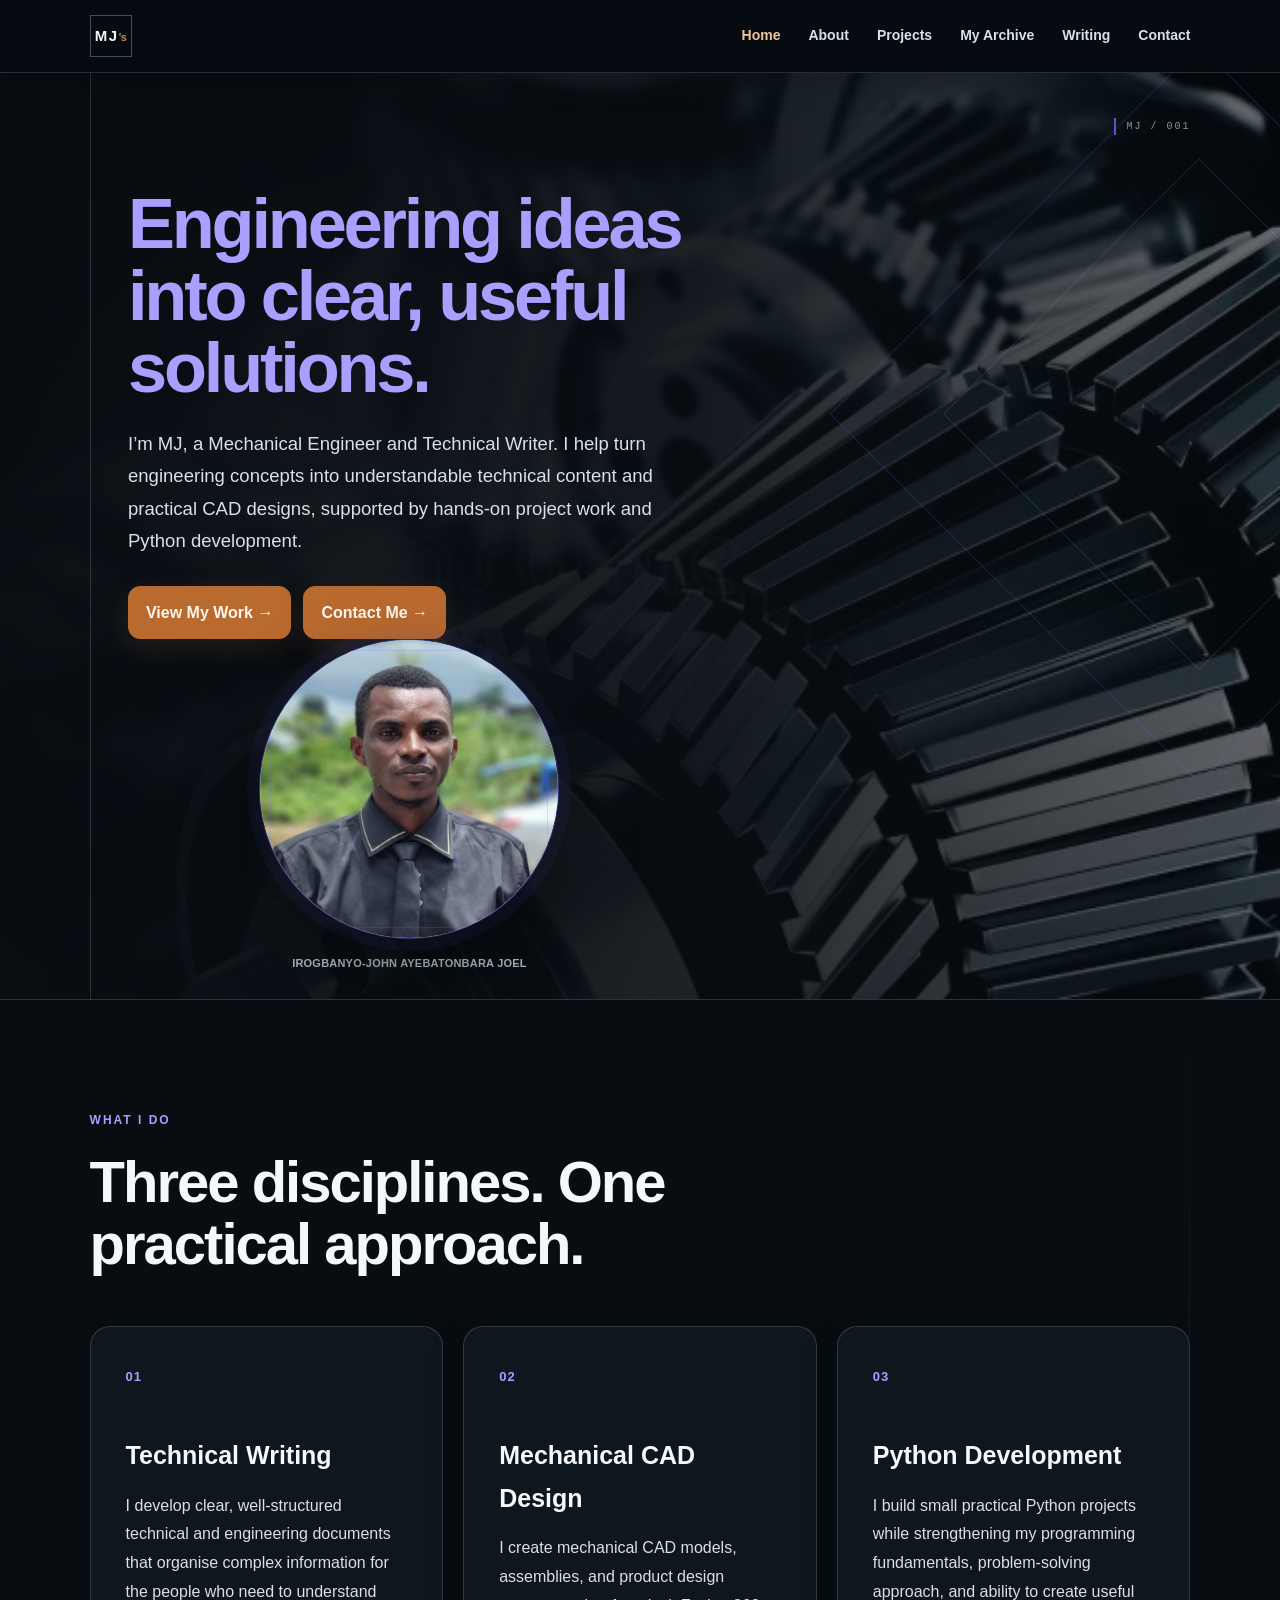
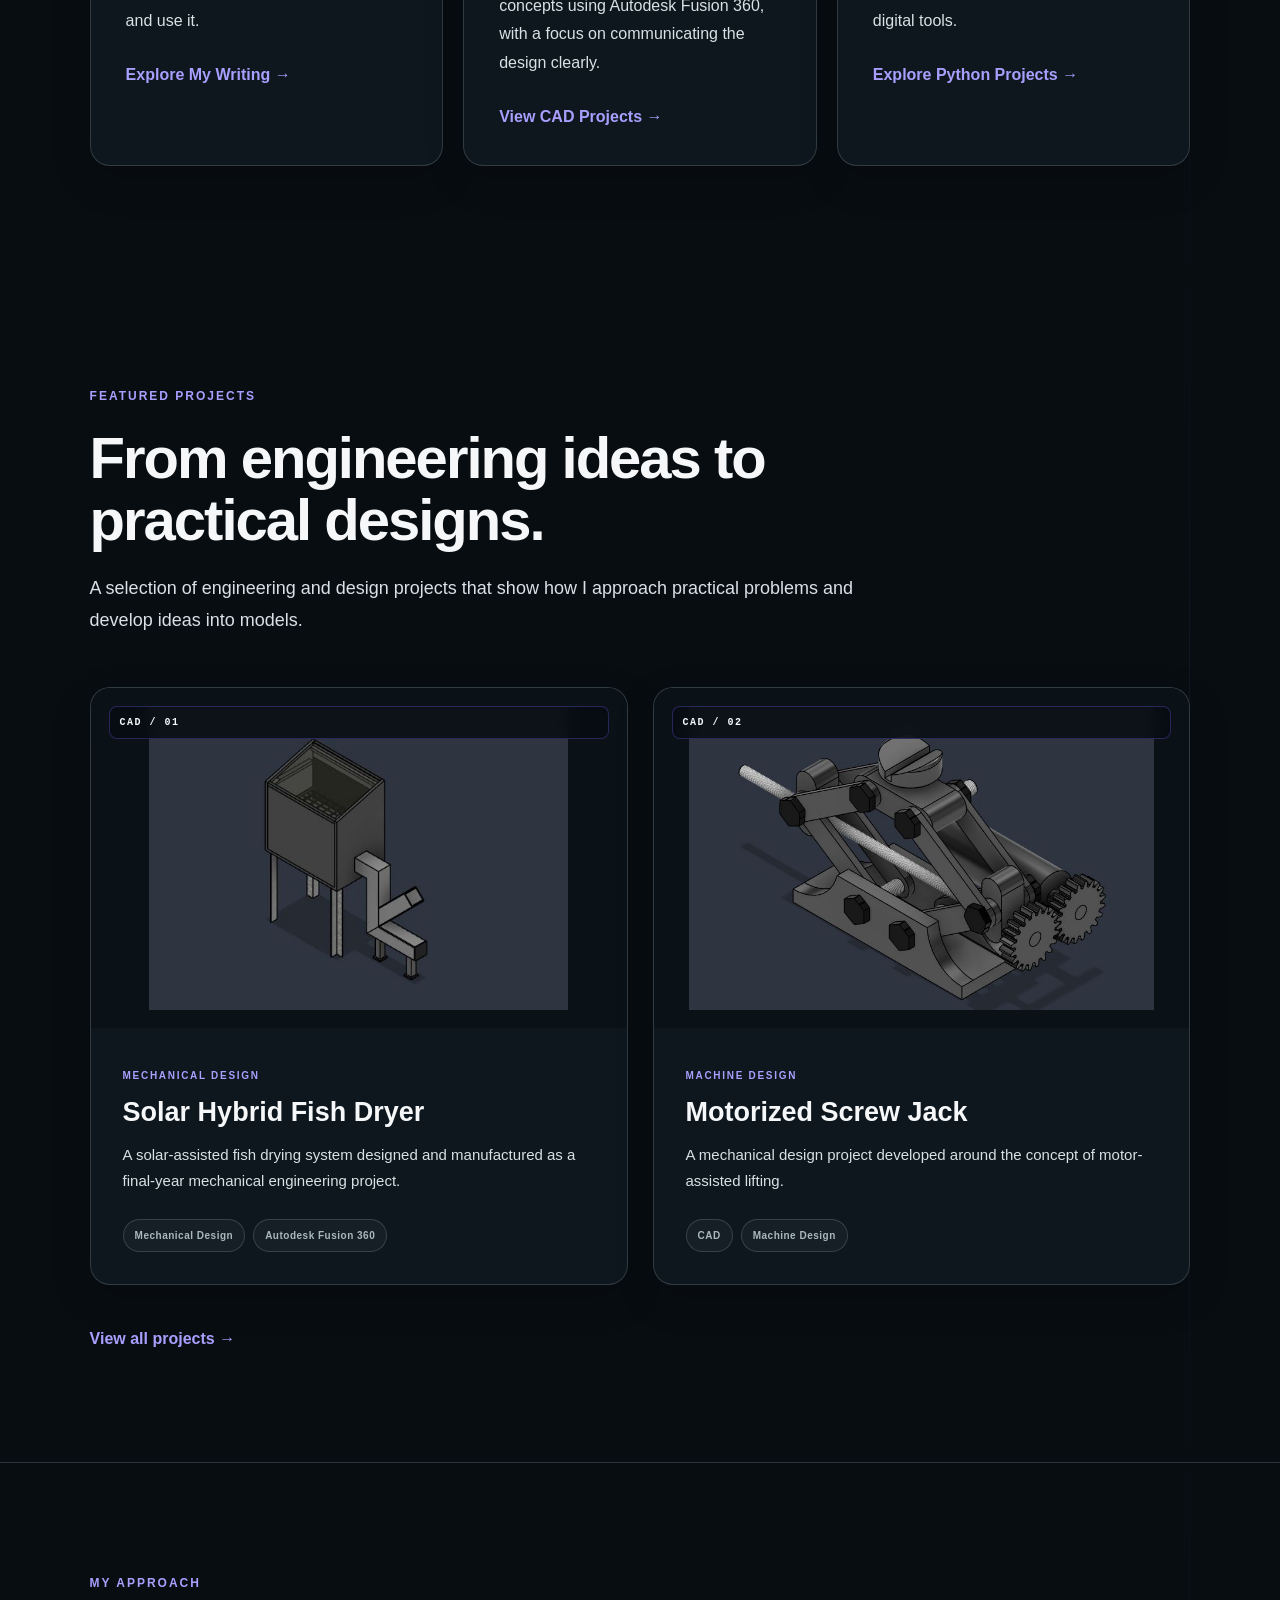
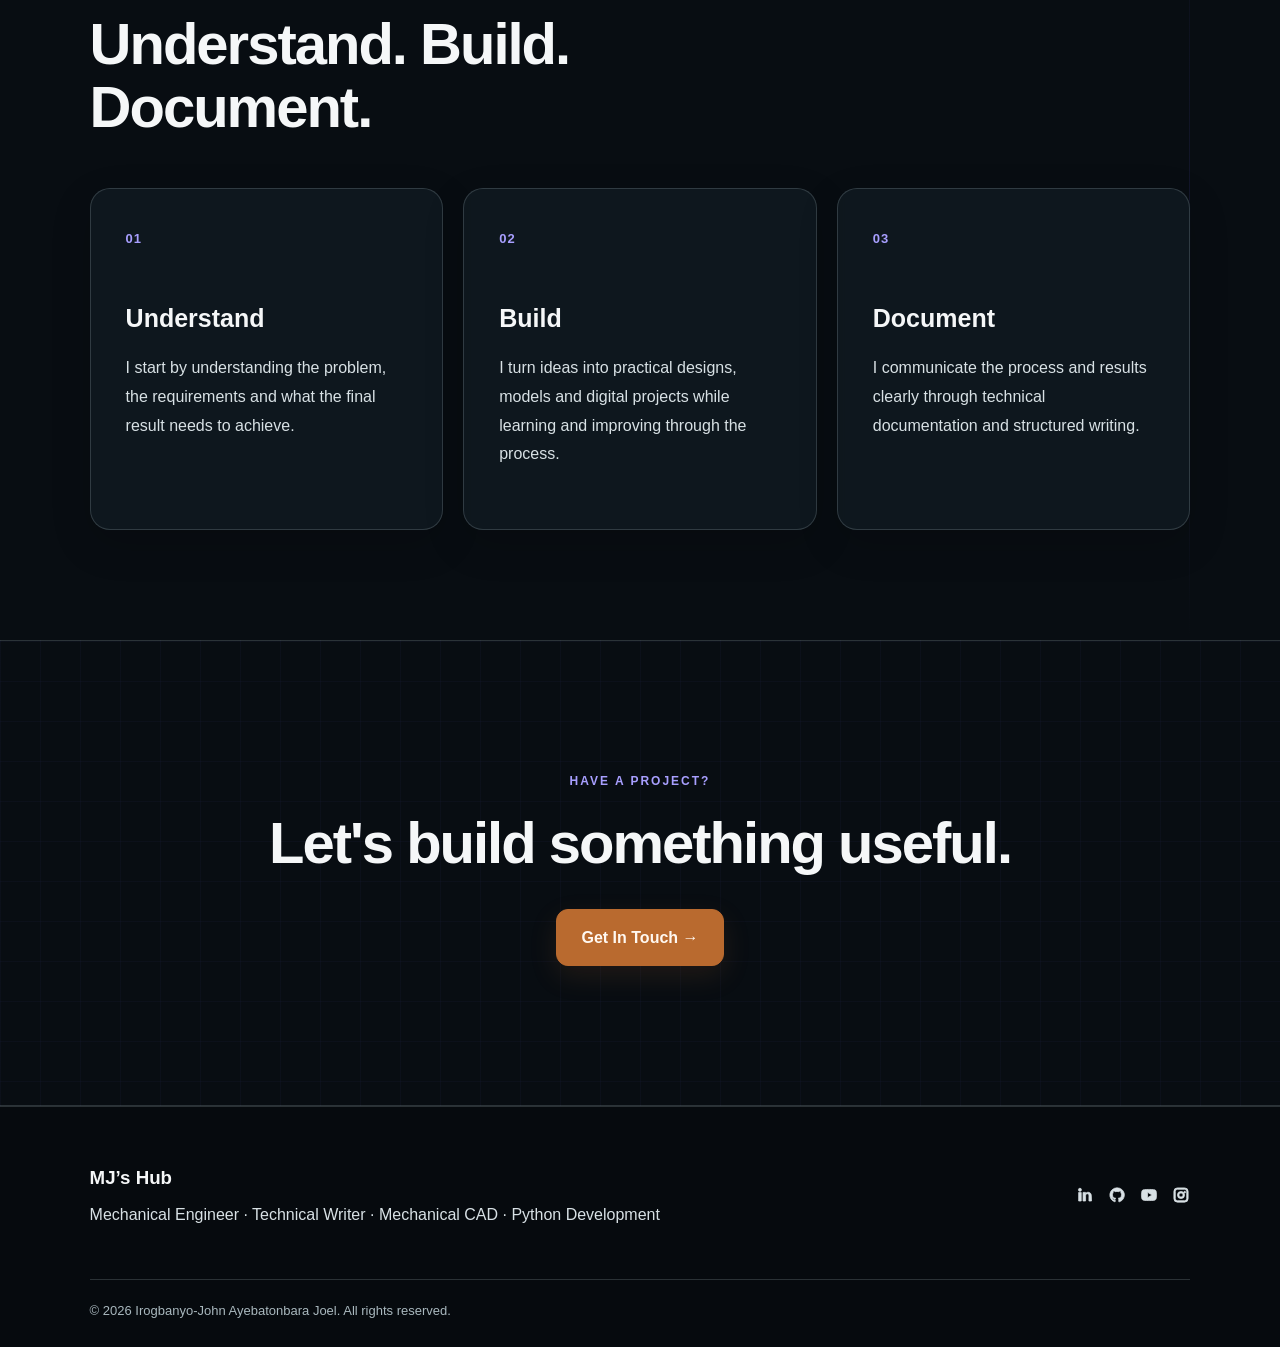
<file: index.html>
<!DOCTYPE html>

<html lang="en">
<head>
<meta charset="utf-8"/>
<meta name="viewport" content="width=device-width, initial-scale=1.0"/>
<title>MJ’s Hub | Mechanical Engineer & Technical Writer</title>
<meta name="description" content="Portfolio of MJ, a Mechanical Engineer and Technical Writer showcasing technical writing, mechanical CAD design, engineering projects and developing Python work."/>
<meta name="author" content="Irogbanyo-John Ayebatonbara Joel"/>
<meta name="robots" content="index, follow, max-image-preview:large"/>
<meta name="theme-color" content="#0b1020"/>
<link rel="canonical" href="https://irojoel04-pixel.github.io/mjstechhub/"/>
<link rel="icon" href="favicon.svg" type="image/svg+xml"/>
<link rel="stylesheet" href="css/style.css"/>
<meta property="og:site_name" content="MJ's Hub"/>
<meta property="og:type" content="website"/>
<meta property="og:url" content="https://irojoel04-pixel.github.io/mjstechhub/"/>
<meta property="og:title" content="MJ’s Hub | Mechanical Engineer & Technical Writer"/>
<meta property="og:description" content="Portfolio of MJ, a Mechanical Engineer and Technical Writer showcasing technical writing, mechanical CAD design, engineering projects and developing Python work."/>
<meta property="og:image" content="https://irojoel04-pixel.github.io/mjstechhub/images/cad.jpg"/>
<meta property="og:image:alt" content="Mechanical CAD design work by Irogbanyo-John Ayebatonbara Joel"/>
<meta property="og:locale" content="en_NG"/>
<meta name="twitter:card" content="summary_large_image"/>
<meta name="twitter:title" content="MJ’s Hub | Mechanical Engineer & Technical Writer"/>
<meta name="twitter:description" content="Portfolio of MJ, a Mechanical Engineer and Technical Writer showcasing technical writing, mechanical CAD design, engineering projects and developing Python work."/>
<meta name="twitter:image" content="https://irojoel04-pixel.github.io/mjstechhub/images/cad.jpg"/>
<script type="application/ld+json">
{
  "@context": "https://schema.org",
  "@graph": [
    {
      "@type": "WebSite",
      "@id": "https://irojoel04-pixel.github.io/mjstechhub/#website",
      "url": "https://irojoel04-pixel.github.io/mjstechhub/",
      "name": "MJ's Hub",
      "alternateName": "Irogbanyo-John Ayebatonbara Joel",
      "description": "Engineering, design, technology and technical writing portfolio of Irogbanyo-John Ayebatonbara Joel.",
      "inLanguage": "en-NG"
    },
    {
      "@type": "Person",
      "@id": "#main-person",
      "name": "Irogbanyo-John Ayebatonbara Joel",
      "alternateName": "MJ",
      "jobTitle": "Mechanical Engineer, Technical Writer, Mechanical CAD Designer",
      "sameAs": [
        "https://www.linkedin.com/in/irogbanyo-john-ayebatonbara-joel",
        "https://github.com/irojoel04-pixel",
        "https://youtube.com/@irojoel04",
        "https://instagram.com/irojoel04",
        "https://tiktok.com/@irojoel"
      ],
      "alumniOf": {
        "@type": "CollegeOrUniversity",
        "name": "Federal University Otuoke"
      },
      "url": "https://irojoel04-pixel.github.io/mjstechhub/"
    },
    {
      "@type": "WebPage",
      "@id": "https://irojoel04-pixel.github.io/mjstechhub/#webpage",
      "url": "https://irojoel04-pixel.github.io/mjstechhub/",
      "name": "MJ's Hub | Irogbanyo-John Ayebatonbara Joel",
      "description": "Portfolio of MJ, a Mechanical Engineer and Technical Writer showcasing technical writing, mechanical CAD design, engineering projects and developing Python work.",
      "isPartOf": {
        "@id": "https://irojoel04-pixel.github.io/mjstechhub/#website"
      },
      "inLanguage": "en-NG",
      "primaryImageOfPage": {
        "@type": "ImageObject",
        "url": "https://irojoel04-pixel.github.io/mjstechhub/images/cad.jpg"
      },
      "mainEntity": {
        "@id": "#main-person"
      }
    }
  ]
}
</script>
</head>
<body>
<a class="skip-link" href="#main-content">Skip to content</a>
<!-- =========================
         NAVIGATION
    ========================== -->
<header class="site-header">
<div class="nav-container">
<a aria-label="Home" class="site-logo" href="index.html">
<span>MJ<span class="logo-apostrophe">'s</span></span>
</a>
<button aria-expanded="false" aria-label="Open navigation menu" class="menu-toggle" type="button">
<span></span>
<span></span>
<span></span>
</button>
<nav aria-label="Main navigation" class="nav-links">
<a aria-current="page" class="active" href="index.html">Home</a>
<a href="about.html">About</a>

<a href="projects.html">Projects</a>
<a href="archive.html">My Archive</a>
<a href="writing.html">Writing</a>
<a href="contact.html">Contact</a>
</nav>
</div>
</header>
<main id="main-content">
<!-- =========================
             HERO
        ========================== -->
<section class="hero hero-new home-hero">
<div class="hero-line" aria-hidden="true"></div>
<div class="hero-main home-hero-main">
<div class="hero-intro home-hero-intro">
<h1><span>Engineering ideas into clear, useful solutions.</span></h1>
<p class="hero-statement">I’m MJ, a Mechanical Engineer and Technical Writer. I help turn engineering concepts into understandable technical content and practical CAD designs, supported by hands-on project work and Python development.</p>
<div class="hero-buttons">
    <a class="button primary" href="#selected-works">View My Work <span class="cta-arrow" aria-hidden="true">→</span></a>
    <a class="button secondary" href="contact.html">Contact Me <span class="cta-arrow" aria-hidden="true">→</span></a>
</div>

<div class="home-hero-visual">
<div class="profile-photo-wrap home-profile-photo-wrap">
<div class="profile-photo-frame profile-photo-circle home-profile-photo-frame">
<img alt="Professional portrait of Irogbanyo-John Ayebatonbara Joel" fetchpriority="high" onerror="this.style.display='none'; this.nextElementSibling.style.display='grid';" src="images/profile.jpg"/>
<div aria-hidden="true" class="profile-photo-fallback">MJ</div>
</div>
<span class="profile-photo-caption">Irogbanyo-John Ayebatonbara Joel</span>
</div>
</div>
</div>
</section>
<!-- =========================
             WHAT I DO
        ========================== -->
<section class="services">
<div class="section-heading">
<p class="eyebrow">
                    WHAT I DO
                </p>
<h2>
                    Three disciplines.
                    One practical approach.
                </h2>
</div>
<div class="service-grid">
<article class="service-card">
<span class="service-number">01</span>
<h3>Technical Writing</h3>
<p>I develop clear, well-structured technical and engineering documents that organise complex information for the people who need to understand and use it.</p>
<a href="writing.html">Explore My Writing →</a>
</article>
<article class="service-card">
<span class="service-number">02</span>
<h3>Mechanical CAD Design</h3>
<p>I create mechanical CAD models, assemblies, and product design concepts using Autodesk Fusion 360, with a focus on communicating the design clearly.</p>
<a href="projects.html">View CAD Projects →</a>
</article>
<article class="service-card">
<span class="service-number">03</span>
<h3>Python Development</h3>
<p>I build small practical Python projects while strengthening my programming fundamentals, problem-solving approach, and ability to create useful digital tools.</p>
<a href="projects.html">Explore Python Projects →</a>
</article>
</div>
</section>
<!-- =========================
             SELECTED WORKS
        ========================== -->
<section class="project-section" id="selected-works">
<div class="section-heading">
<p class="eyebrow">
                    FEATURED PROJECTS
                </p>
<h2>
                    From engineering ideas
                    to practical designs.
                </h2>
<p>
                    A selection of engineering and design projects that show how I approach practical problems and develop ideas into models.
                </p>
</div>
<div class="project-grid">
<article class="project-card">
<div class="project-image real-image">
    <img
        src="images/solar-hybrid-fish-dryer.jpg"
        alt="Solar Hybrid Fish Dryer mechanical design project"
        loading="lazy"
    />
    <span class="image-label">CAD / 01</span>
</div>
<div class="project-content">
<span class="project-type">
                            MECHANICAL DESIGN
                        </span>
<h3>
                            Solar Hybrid Fish Dryer
                        </h3>
<p>
                            A solar-assisted fish drying system
                            designed and manufactured as a final-year
                            mechanical engineering project.
                        </p>
<div class="project-meta">
<span>
                                Mechanical Design
                            </span>
<span>
                                Autodesk Fusion 360
                            </span>
</div>
</div>
</article>
<article class="project-card">
<div class="project-image real-image">
    <img
        src="images/motorized-screw-jack.jpg"
        alt="Motorized Screw Jack mechanical design project"
        loading="lazy"
    />
    <span class="image-label">CAD / 02</span>
</div>
<div class="project-content">
<span class="project-type">
                            MACHINE DESIGN
                        </span>
<h3>
                            Motorized Screw Jack
                        </h3>
<p>
                            A mechanical design project developed
                            around the concept of motor-assisted
                            lifting.
                        </p>
<div class="project-meta">
<span>
                                CAD
                            </span>
<span>
                                Machine Design
                            </span>
</div>
</div>
</article>
</div>
<div style="margin-top: 40px;">
<a class="text-link" href="projects.html">
                    View all projects →
                </a>
</div>
</section>
<!-- =========================
             HOW I WORK
        ========================== -->
<section class="services approach-section">
<div class="section-heading">
<p class="eyebrow">
                    MY APPROACH
                </p>
<h2>
                    Understand. Build. Document.
                </h2>
</div>
<div class="service-grid">
<article class="service-card">
<span class="service-number">
                        01
                    </span>
<h3>
                        Understand
                    </h3>
<p>
                        I start by understanding the problem, the
                        requirements and what the final result needs
                        to achieve.
                    </p>
</article>
<article class="service-card">
<span class="service-number">
                        02
                    </span>
<h3>
                        Build
                    </h3>
<p>
                        I turn ideas into practical designs, models
                        and digital projects while learning and
                        improving through the process.
                    </p>
</article>
<article class="service-card">
<span class="service-number">
                        03
                    </span>
<h3>
                        Document
                    </h3>
<p>
                        I communicate the process and results clearly
                        through technical documentation and structured
                        writing.
                    </p>
</article>
</div>
</section>
<!-- ==========================
     FINAL CTA
========================== -->
<section class="cta">
    <p class="eyebrow">
        HAVE A PROJECT?
    </p>

    <h2>
        Let's build something useful.
    </h2>

    <a class="button primary home-final-cta" href="contact.html">
        Get In Touch <span class="cta-arrow" aria-hidden="true">→</span>
    </a>
</section>
</main>
<!-- =========================
         FOOTER
    ========================== -->
<footer>
<div class="footer-content">
<div>
<h3>MJ’s Hub</h3>
<p>
                    Mechanical Engineer · Technical Writer · Mechanical CAD · Python Development
                </p>
</div>
<div aria-label="Social media links" class="social-links">
<a aria-label="LinkedIn" href="https://www.linkedin.com/in/irogbanyo-john-ayebatonbara-joel" rel="noopener noreferrer" target="_blank" title="LinkedIn">
<svg aria-hidden="true" viewbox="0 0 24 24"><path d="M6.94 8.5H3.56V20h3.38V8.5ZM5.25 3A2 2 0 1 0 5.25 7 2 2 0 0 0 5.25 3ZM20.44 13.42c0-3.46-1.84-5.07-4.3-5.07-1.98 0-2.86 1.09-3.35 1.85V8.5H9.41V20h3.38v-6.39c0-1.68.32-3.31 2.4-3.31 2.05 0 2.08 1.93 2.08 3.42V20h3.38l-.21-6.58Z"></path></svg>
</a>
<a aria-label="GitHub" href="https://github.com/irojoel04-pixel" rel="noopener noreferrer" target="_blank" title="GitHub">
<svg aria-hidden="true" viewbox="0 0 24 24"><path d="M12 2.5a9.5 9.5 0 0 0-3 18.52c.47.09.65-.2.65-.45v-1.64c-2.65.58-3.21-1.13-3.21-1.13-.43-1.1-1.06-1.39-1.06-1.39-.87-.59.07-.58.07-.58.96.07 1.47.98 1.47.98.85 1.46 2.23 1.04 2.78.8.09-.62.33-1.04.6-1.28-2.12-.24-4.35-1.06-4.35-4.7 0-1.04.37-1.89.98-2.55-.1-.24-.43-1.21.09-2.52 0 0 .8-.26 2.62.97A9.1 9.1 0 0 1 12 7.2c.81 0 1.62.11 2.38.32 1.82-1.23 2.61-.97 2.61-.97.52 1.31.19 2.28.09 2.52.61.66.98 1.51.98 2.55 0 3.65-2.23 4.46-4.36 4.69.34.3.64.87.64 1.76v2.6c0 .25.17.54.65.45A9.5 9.5 0 0 0 12 2.5Z"></path></svg>
</a>
<a aria-label="YouTube" href="https://youtube.com/@irojoel04" rel="noopener noreferrer" target="_blank" title="YouTube">
<svg aria-hidden="true" viewbox="0 0 24 24"><path d="M21.58 7.19a2.96 2.96 0 0 0-2.08-2.1C17.66 4.6 12 4.6 12 4.6s-5.66 0-7.5.49a2.96 2.96 0 0 0-2.08 2.1C1.93 9.03 1.93 12 1.93 12s0 2.97.49 4.81a2.96 2.96 0 0 0 2.08 2.1c1.84.49 7.5.49 7.5.49s5.66 0 7.5-.49a2.96 2.96 0 0 0 2.08-2.1c.49-1.84.49-4.81.49-4.81s0-2.97-.49-4.81ZM10 15.6V8.4l6.2 3.6-6.2 3.6Z"></path></svg>
</a>
<a aria-label="Instagram" href="https://instagram.com/irojoel04" rel="noopener noreferrer" target="_blank" title="Instagram">
<svg aria-hidden="true" viewbox="0 0 24 24"><path d="M7.2 2.5h9.6A4.7 4.7 0 0 1 21.5 7.2v9.6a4.7 4.7 0 0 1-4.7 4.7H7.2a4.7 4.7 0 0 1-4.7-4.7V7.2a4.7 4.7 0 0 1 4.7-4.7Zm0 1.9a2.8 2.8 0 0 0-2.8 2.8v9.6a2.8 2.8 0 0 0 2.8 2.8h9.6a2.8 2.8 0 0 0 2.8-2.8V7.2a2.8 2.8 0 0 0-2.8-2.8H7.2Zm4.8 2.9A4.7 4.7 0 1 1 7.3 12a4.7 4.7 0 0 1 4.7-4.7Zm0 1.9a2.8 2.8 0 1 0 0 5.6 2.8 2.8 0 0 0 0-5.6Zm5-2.1a1.1 1.1 0 1 1 0 2.2 1.1 1.1 0 0 1 0-2.2Z"></path></svg>
</a>
</div>
</div>
<div class="copyright">
<p>
                © 2026 Irogbanyo-John Ayebatonbara Joel.
                All rights reserved.
            </p>
</div>
</footer>
<script src="js/script.js"></script>
</body>
</html>
</file>
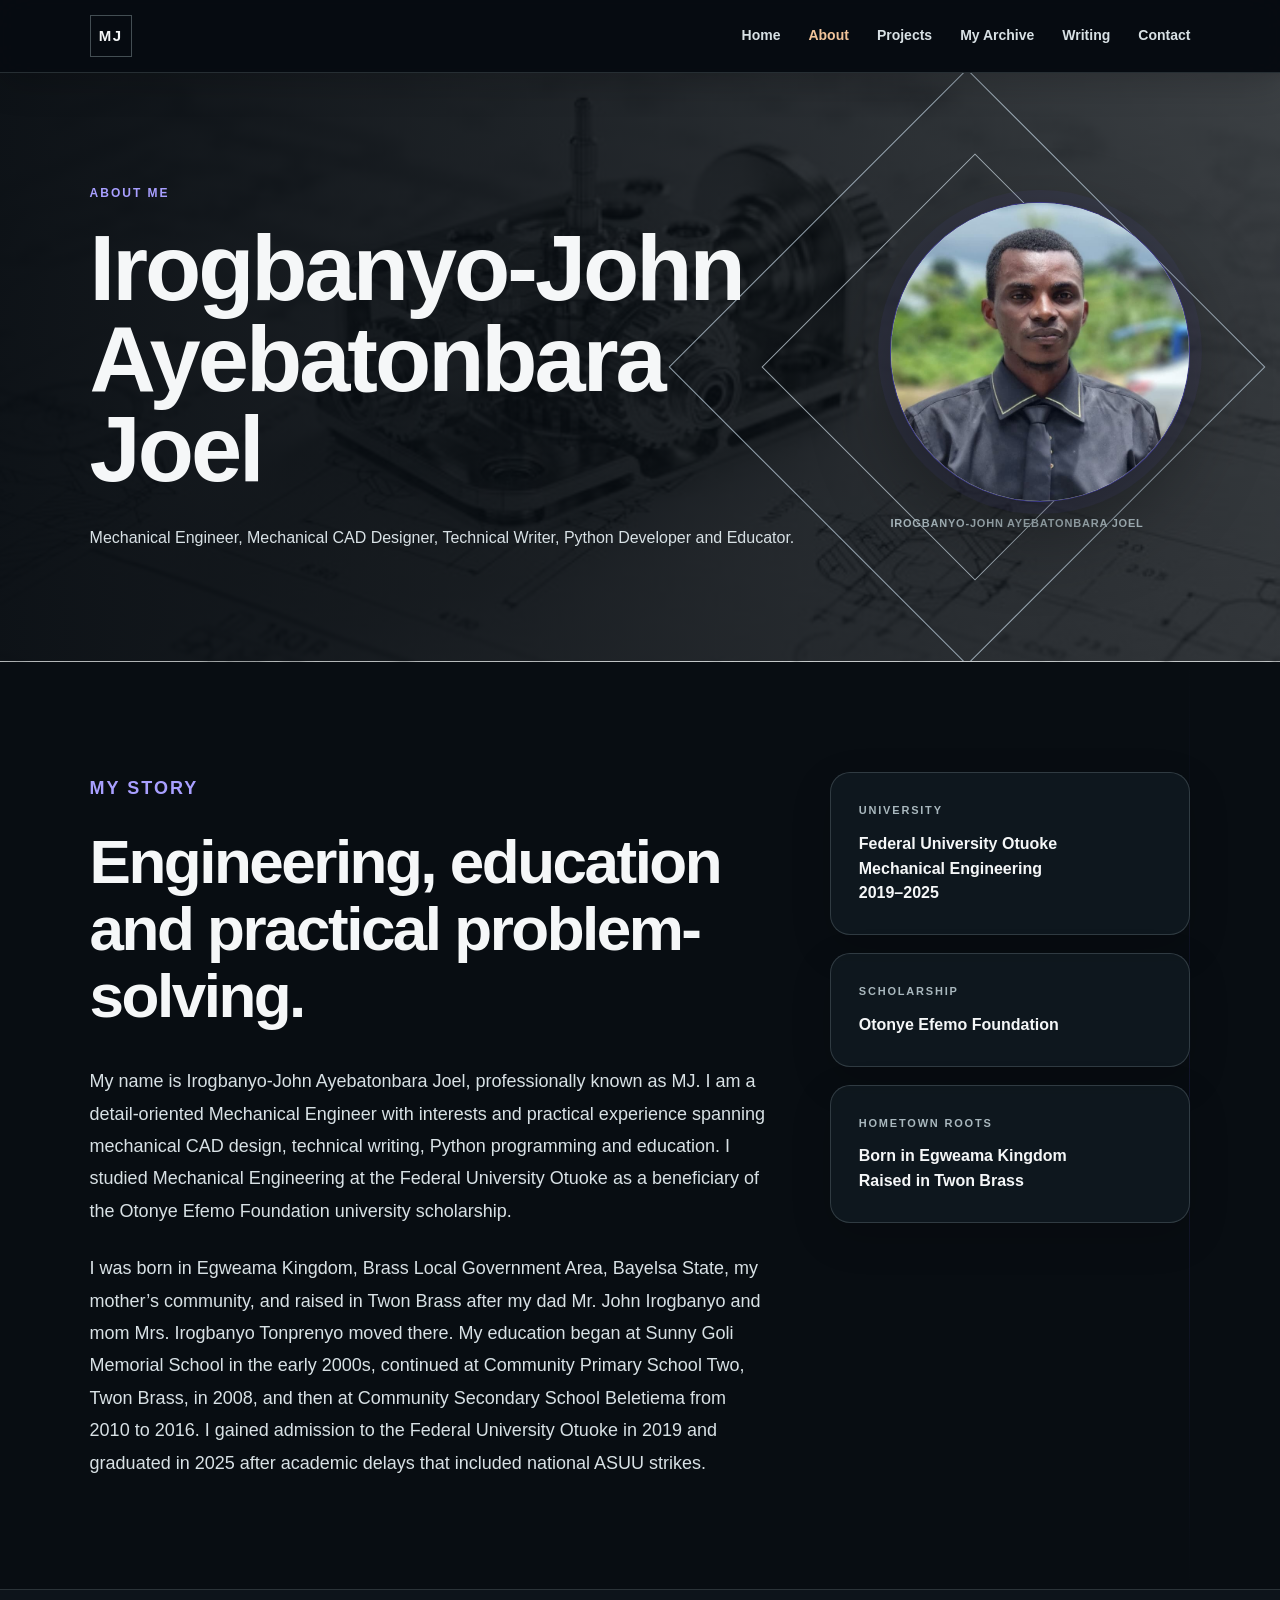
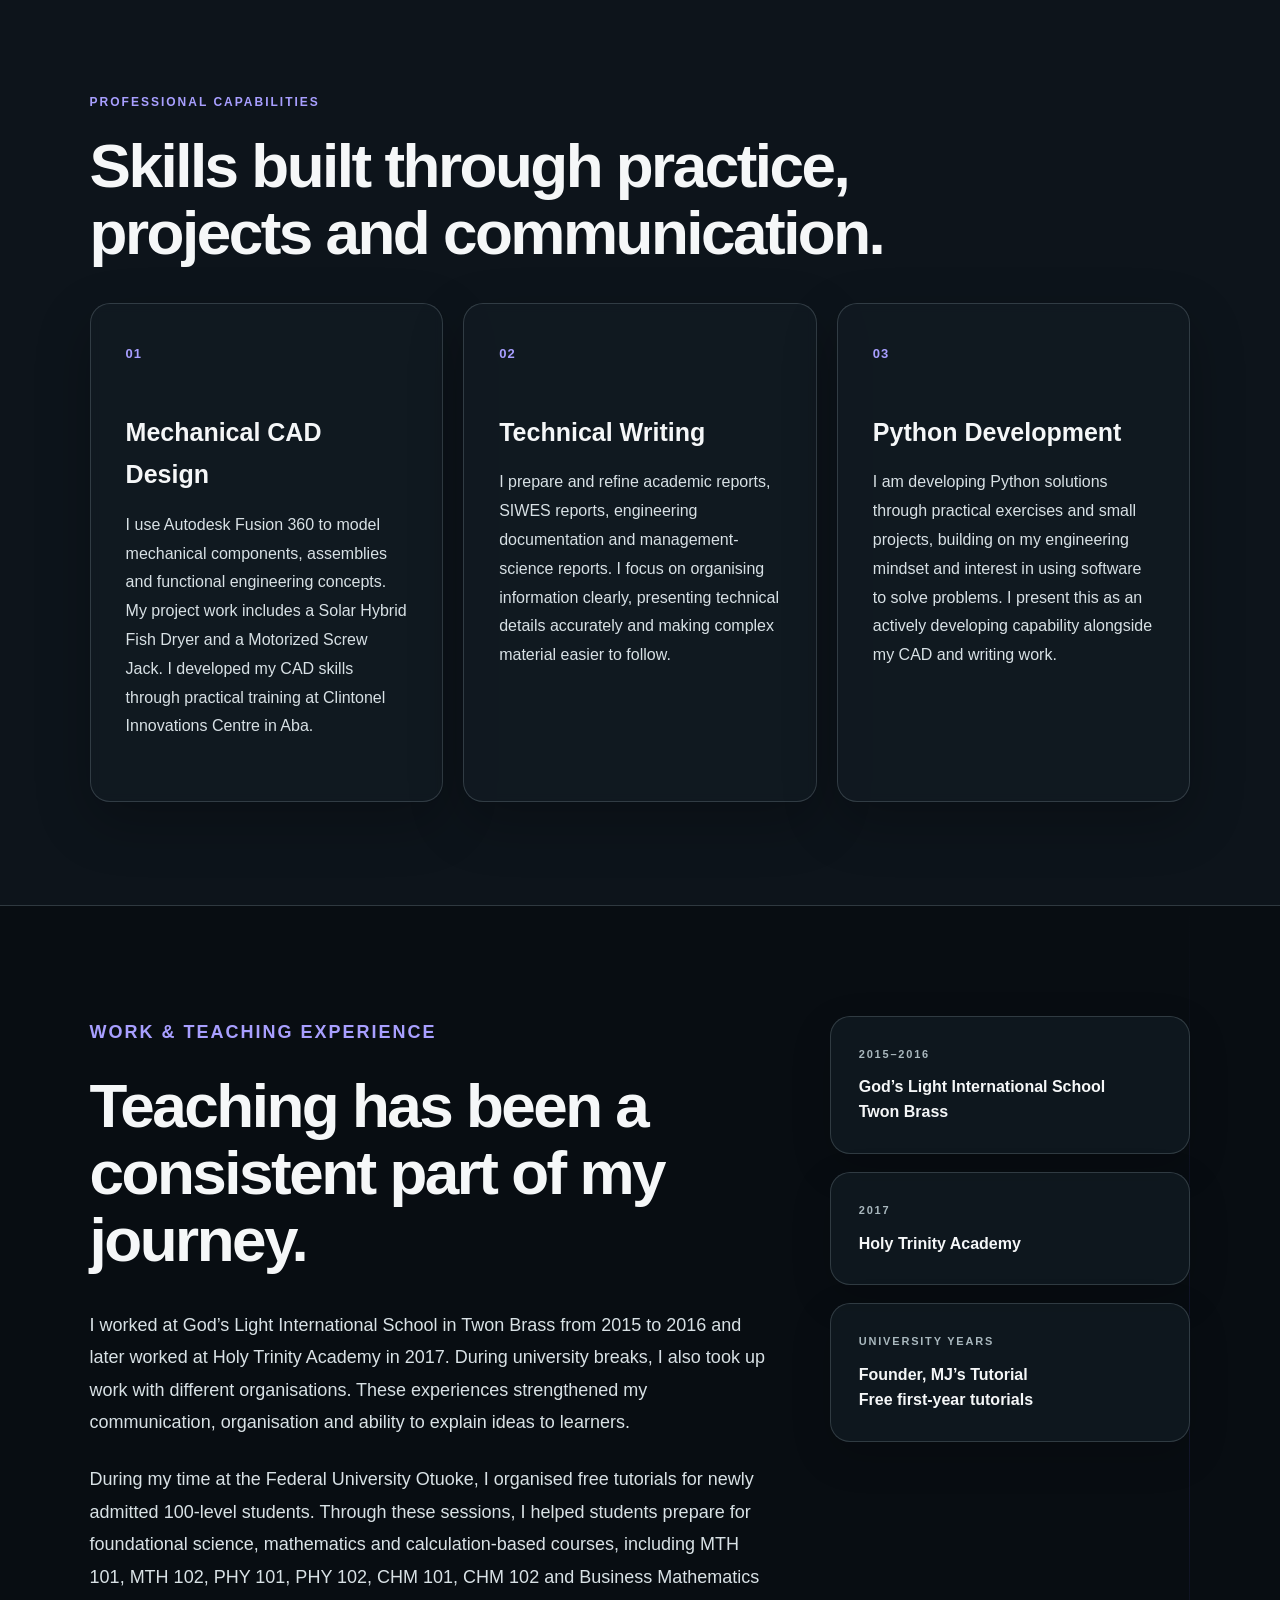
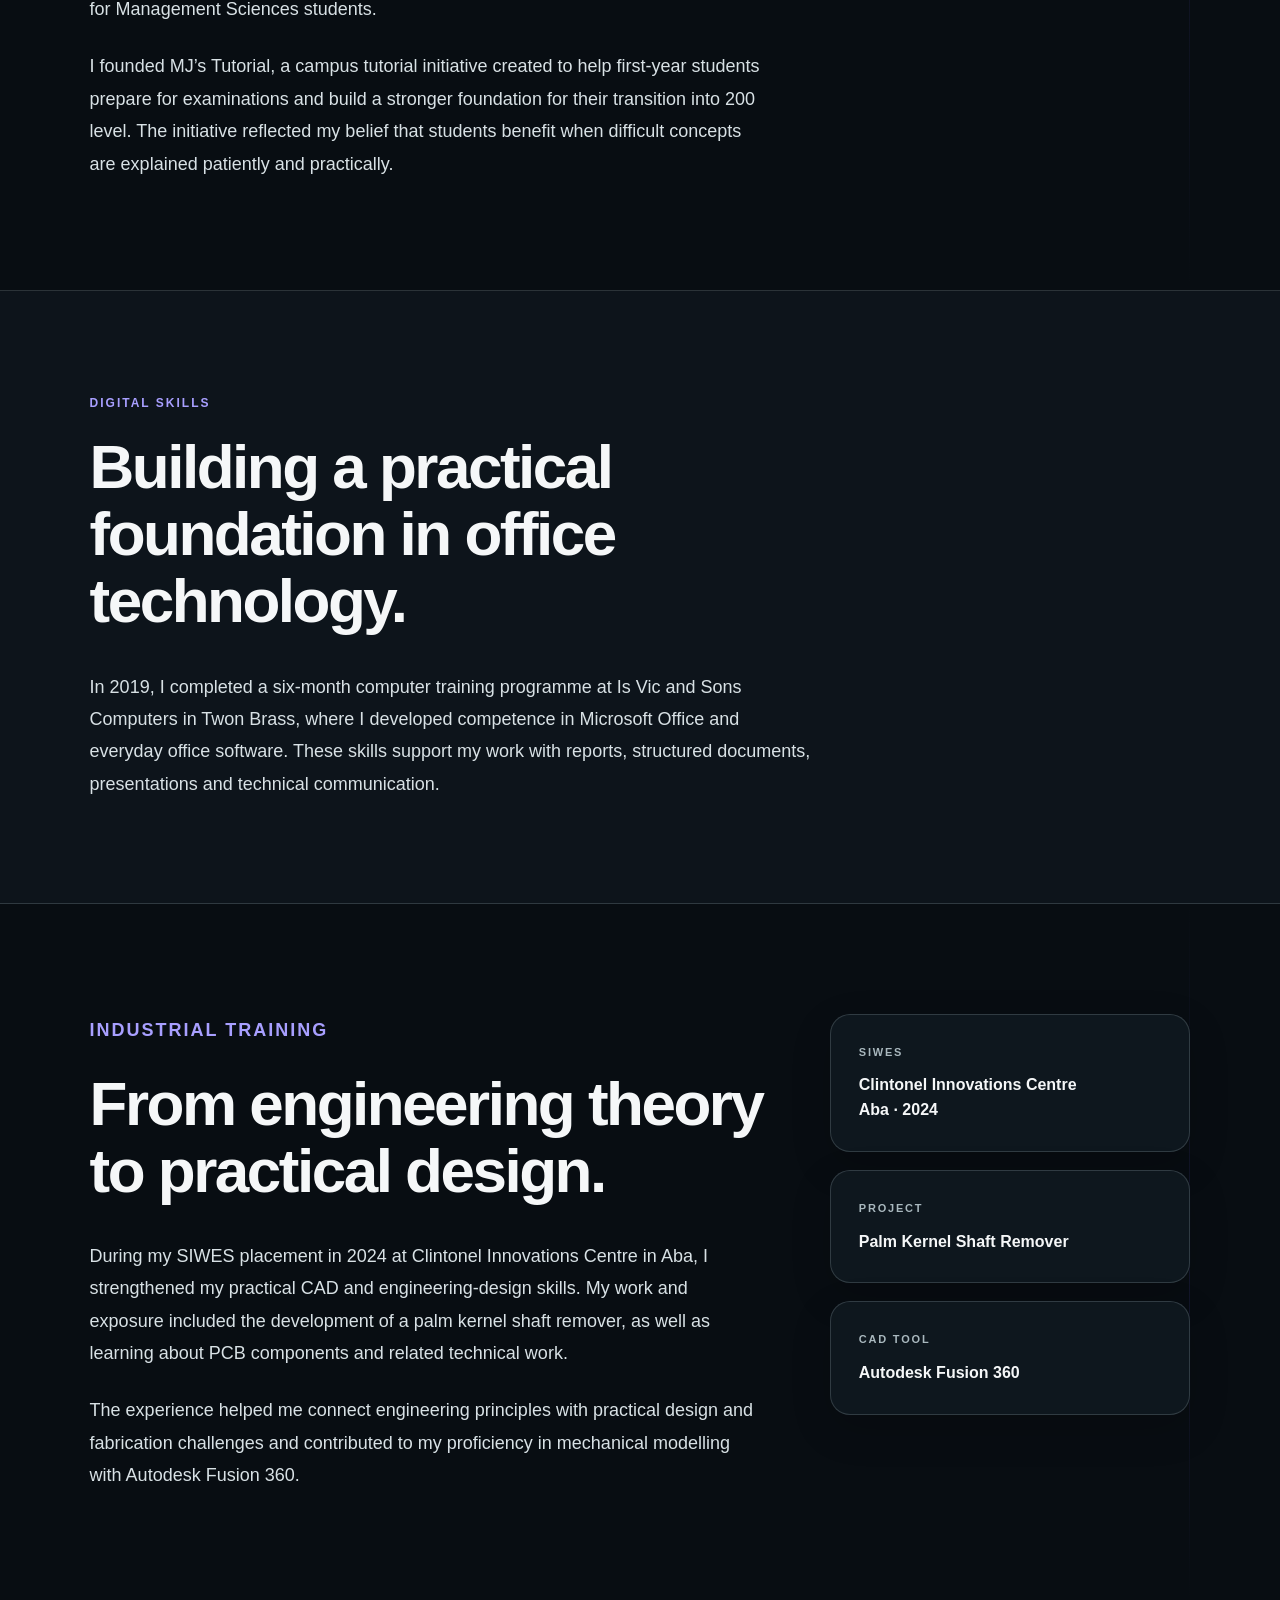
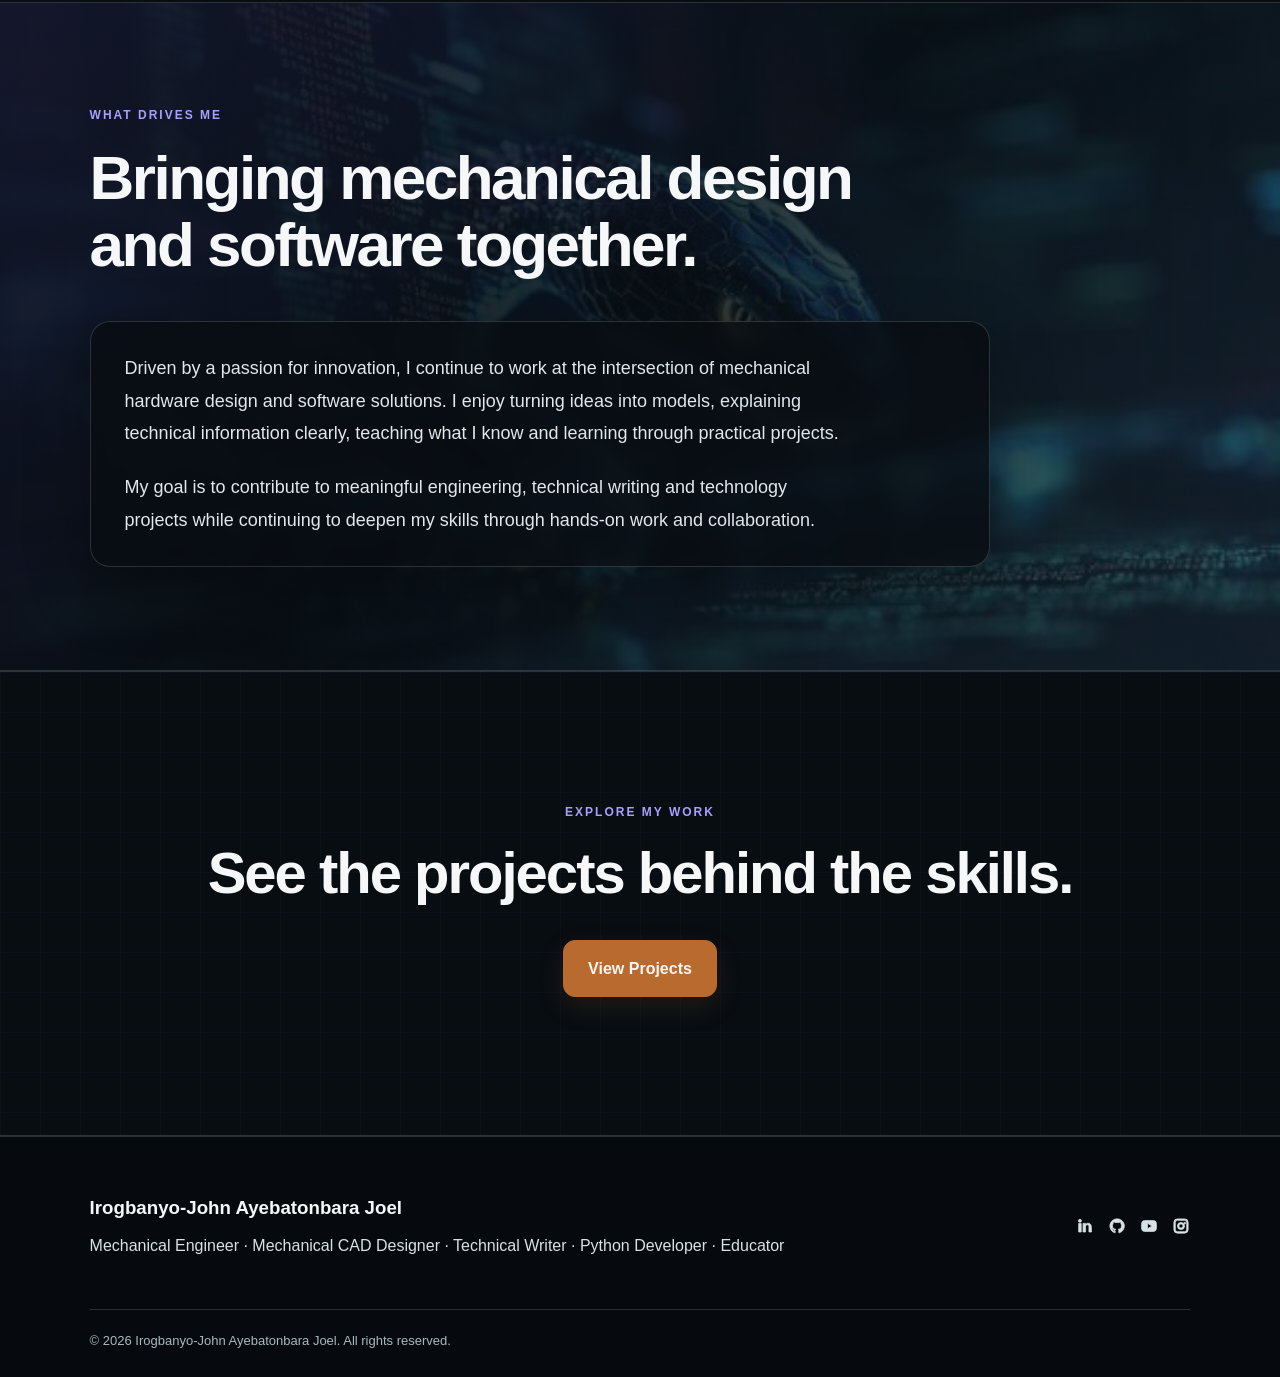
<file: about.html>
<!DOCTYPE html>

<html lang="en">
<head>
<meta charset="utf-8"/>
<meta name="viewport" content="width=device-width, initial-scale=1.0"/>
<title>About Irogbanyo-John Ayebatonbara Joel (MJ) | Mechanical Engineer &amp; Technical Writer</title>
<meta name="description" content="Meet Irogbanyo-John Ayebatonbara Joel, professionally known as MJ: a Mechanical Engineer, CAD designer, technical writer, Python developer, educator and founder of MJ’s Tutorial."/>
<meta name="author" content="Irogbanyo-John Ayebatonbara Joel"/>
<meta name="robots" content="index, follow, max-image-preview:large"/>
<meta name="theme-color" content="#0b1020"/>
<link rel="canonical" href="https://irojoel04-pixel.github.io/mjstechhub/about.html"/>
<link rel="icon" href="favicon.svg" type="image/svg+xml"/>
<link rel="stylesheet" href="css/style.css"/>
<meta property="og:site_name" content="MJ’s Hub"/>
<meta property="og:type" content="website"/>
<meta property="og:url" content="https://irojoel04-pixel.github.io/mjstechhub/about.html"/>
<meta property="og:title" content="About Irogbanyo-John Ayebatonbara Joel (MJ) | Mechanical Engineer &amp; Technical Writer"/>
<meta property="og:description" content="Meet Irogbanyo-John Ayebatonbara Joel, professionally known as MJ: a Mechanical Engineer, CAD designer, technical writer, Python developer, educator and founder of MJ’s Tutorial."/>
<meta property="og:image" content="https://irojoel04-pixel.github.io/mjstechhub/images/profile.jpg"/>
<meta property="og:image:alt" content="Professional portrait of Irogbanyo-John Ayebatonbara Joel"/>
<meta property="og:locale" content="en_NG"/>
<meta name="twitter:card" content="summary_large_image"/>
<meta name="twitter:title" content="About Irogbanyo-John Ayebatonbara Joel (MJ) | Mechanical Engineer &amp; Technical Writer"/>
<meta name="twitter:description" content="Meet Irogbanyo-John Ayebatonbara Joel, professionally known as MJ: a Mechanical Engineer, CAD designer, technical writer, Python developer, educator and founder of MJ’s Tutorial."/>
<meta name="twitter:image" content="https://irojoel04-pixel.github.io/mjstechhub/images/profile.jpg"/>
<script type="application/ld+json">
{
  "@context": "https://schema.org",
  "@graph": [
    {
      "@type": "WebSite",
      "@id": "https://irojoel04-pixel.github.io/mjstechhub/#website",
      "url": "https://irojoel04-pixel.github.io/mjstechhub/",
      "name": "MJ’s Hub",
      "alternateName": "Irogbanyo-John Ayebatonbara Joel",
      "description": "Engineering, design, technical writing and programming portfolio of Irogbanyo-John Ayebatonbara Joel, professionally known as MJ.",
      "inLanguage": "en-NG"
    },
    {
      "@type": "Person",
      "@id": "#main-person",
      "name": "Irogbanyo-John Ayebatonbara Joel",
      "alternateName": "MJ",
      "jobTitle": "Mechanical Engineer, Mechanical CAD Designer, Technical Writer, Python Developer, Educator",
      "sameAs": [
        "https://www.linkedin.com/in/irogbanyo-john-ayebatonbara-joel",
        "https://github.com/irojoel04-pixel",
        "https://youtube.com/@irojoel04",
        "https://instagram.com/irojoel04",
        "https://tiktok.com/@irojoel"
      ],
      "alumniOf": {
        "@type": "CollegeOrUniversity",
        "name": "Federal University Otuoke"
      },
      "url": "https://irojoel04-pixel.github.io/mjstechhub/"
    },
    {
      "@type": "ProfilePage",
      "@id": "https://irojoel04-pixel.github.io/mjstechhub/about.html#webpage",
      "url": "https://irojoel04-pixel.github.io/mjstechhub/about.html",
      "name": "About Irogbanyo-John Ayebatonbara Joel (MJ)",
      "description": "Biography, education, teaching experience, CAD training and professional work of Irogbanyo-John Ayebatonbara Joel, professionally known as MJ.",
      "isPartOf": {
        "@id": "https://irojoel04-pixel.github.io/mjstechhub/#website"
      },
      "inLanguage": "en-NG",
      "primaryImageOfPage": {
        "@type": "ImageObject",
        "url": "https://irojoel04-pixel.github.io/mjstechhub/images/profile.jpg"
      },
      "mainEntity": {
        "@id": "#main-person"
      }
    },
    {
      "@type": "BreadcrumbList",
      "itemListElement": [
        {
          "@type": "ListItem",
          "position": 1,
          "name": "Home",
          "item": "https://irojoel04-pixel.github.io/mjstechhub/"
        },
        {
          "@type": "ListItem",
          "position": 2,
          "name": "About",
          "item": "https://irojoel04-pixel.github.io/mjstechhub/about.html"
        }
      ]
    }
  ]
}
</script>
</head>
<body>
<a class="skip-link" href="#main-content">Skip to content</a>
<header class="site-header">
<div class="nav-container">
<a class="site-logo" href="index.html">
<span>MJ</span>
</a>
<button aria-expanded="false" aria-label="Open navigation menu" class="menu-toggle">
<span></span>
<span></span>
<span></span>
</button>
<nav aria-label="Main navigation" class="nav-links">
<a href="index.html">Home</a>
<a aria-current="page" class="active" href="about.html">About</a>

<a href="projects.html">Projects</a>
<a href="archive.html">My Archive</a>
<a href="writing.html">Writing</a>
<a href="contact.html">Contact</a>
</nav>
</div>
</header>
<main id="main-content">
<!-- ABOUT HERO -->
<section class="page-hero about-hero">
<div class="about-hero-copy">
<p class="eyebrow">ABOUT ME</p>
<h1>
                    Irogbanyo-John
                    <br/>
                    Ayebatonbara Joel
                </h1>
<p class="hero-description">
                    Mechanical Engineer, Mechanical CAD Designer, Technical Writer,
                    Python Developer and Educator.
                </p>
</div>
<div class="profile-photo-wrap">
<div class="profile-photo-frame profile-photo-circle">
<img alt="Professional portrait of Irogbanyo-John Ayebatonbara Joel" onerror="this.style.display='none'; this.nextElementSibling.style.display='grid';" src="images/profile.jpg"/>
<div aria-hidden="true" class="profile-photo-fallback">MJ</div>
</div>
<span class="profile-photo-caption">Irogbanyo-John Ayebatonbara Joel</span>
</div>
</section>
<!-- BIOGRAPHY AND EDUCATION -->
<section class="about-content">
<div class="about-main">
<p class="eyebrow">MY STORY</p><h2>Engineering, education and practical problem-solving.</h2>
<p>My name is Irogbanyo-John Ayebatonbara Joel, professionally known as MJ. I am a detail-oriented Mechanical Engineer with interests and practical experience spanning mechanical CAD design, technical writing, Python programming and education. I studied Mechanical Engineering at the Federal University Otuoke as a beneficiary of the Otonye Efemo Foundation university scholarship.</p>
<p>I was born in Egweama Kingdom, Brass Local Government Area, Bayelsa State, my mother’s community, and raised in Twon Brass after my dad Mr. John Irogbanyo and mom Mrs. Irogbanyo Tonprenyo moved there. My education began at Sunny Goli Memorial School in the early 2000s, continued at Community Primary School Two, Twon Brass, in 2008, and then at Community Secondary School Beletiema from 2010 to 2016. I gained admission to the Federal University Otuoke in 2019 and graduated in 2025 after academic delays that included national ASUU strikes.</p>
</div><aside class="about-sidebar">
<div class="info-box"><span>UNIVERSITY</span><strong>Federal University Otuoke<br/>Mechanical Engineering<br/>2019–2025</strong></div>
<div class="info-box"><span>SCHOLARSHIP</span><strong>Otonye Efemo Foundation</strong></div>
<div class="info-box"><span>HOMETOWN ROOTS</span><strong>Born in Egweama Kingdom<br/>Raised in Twon Brass</strong></div>
</aside></section>

<!-- PROFESSIONAL CAPABILITIES -->
<section class="values-section"><div class="section-heading"><p class="eyebrow">PROFESSIONAL CAPABILITIES</p><h2>Skills built through practice, projects and communication.</h2></div>
<div class="service-grid">
<article class="service-card"><span class="service-number">01</span><h3>Mechanical CAD Design</h3><p>I use Autodesk Fusion 360 to model mechanical components, assemblies and functional engineering concepts. My project work includes a Solar Hybrid Fish Dryer and a Motorized Screw Jack. I developed my CAD skills through practical training at Clintonel Innovations Centre in Aba.</p></article>
<article class="service-card"><span class="service-number">02</span><h3>Technical Writing</h3><p>I prepare and refine academic reports, SIWES reports, engineering documentation and management-science reports. I focus on organising information clearly, presenting technical details accurately and making complex material easier to follow.</p></article>
<article class="service-card"><span class="service-number">03</span><h3>Python Development</h3><p>I am developing Python solutions through practical exercises and small projects, building on my engineering mindset and interest in using software to solve problems. I present this as an actively developing capability alongside my CAD and writing work.</p></article>
</div></section>

<!-- WORK AND TEACHING EXPERIENCE -->
<section class="about-content"><div class="about-main"><p class="eyebrow">WORK &amp; TEACHING EXPERIENCE</p><h2>Teaching has been a consistent part of my journey.</h2>
<p>I worked at God’s Light International School in Twon Brass from 2015 to 2016 and later worked at Holy Trinity Academy in 2017. During university breaks, I also took up work with different organisations. These experiences strengthened my communication, organisation and ability to explain ideas to learners.</p>
<p>During my time at the Federal University Otuoke, I organised free tutorials for newly admitted 100-level students. Through these sessions, I helped students prepare for foundational science, mathematics and calculation-based courses, including MTH 101, MTH 102, PHY 101, PHY 102, CHM 101, CHM 102 and Business Mathematics for Management Sciences students.</p>
<p>I founded MJ’s Tutorial, a campus tutorial initiative created to help first-year students prepare for examinations and build a stronger foundation for their transition into 200 level. The initiative reflected my belief that students benefit when difficult concepts are explained patiently and practically.</p>
</div><aside class="about-sidebar"><div class="info-box"><span>2015–2016</span><strong>God’s Light International School<br/>Twon Brass</strong></div><div class="info-box"><span>2017</span><strong>Holy Trinity Academy</strong></div><div class="info-box"><span>UNIVERSITY YEARS</span><strong>Founder, MJ’s Tutorial<br/>Free first-year tutorials</strong></div></aside></section>

<!-- DIGITAL AND OFFICE SKILLS -->
<section class="values-section"><div class="section-heading"><p class="eyebrow">DIGITAL SKILLS</p><h2>Building a practical foundation in office technology.</h2></div><div class="about-main"><p>In 2019, I completed a six-month computer training programme at Is Vic and Sons Computers in Twon Brass, where I developed competence in Microsoft Office and everyday office software. These skills support my work with reports, structured documents, presentations and technical communication.</p></div></section>

<!-- SIWES AND CAD TRAINING -->
<section class="about-content"><div class="about-main"><p class="eyebrow">INDUSTRIAL TRAINING</p><h2>From engineering theory to practical design.</h2>
<p>During my SIWES placement in 2024 at Clintonel Innovations Centre in Aba, I strengthened my practical CAD and engineering-design skills. My work and exposure included the development of a palm kernel shaft remover, as well as learning about PCB components and related technical work.</p>
<p>The experience helped me connect engineering principles with practical design and fabrication challenges and contributed to my proficiency in mechanical modelling with Autodesk Fusion 360.</p>
</div><aside class="about-sidebar"><div class="info-box"><span>SIWES</span><strong>Clintonel Innovations Centre<br/>Aba · 2024</strong></div><div class="info-box"><span>PROJECT</span><strong>Palm Kernel Shaft Remover</strong></div><div class="info-box"><span>CAD TOOL</span><strong>Autodesk Fusion 360</strong></div></aside></section>

<!-- PROFESSIONAL DIRECTION -->
<section class="values-section about-python-section"><div class="section-heading"><p class="eyebrow">WHAT DRIVES ME</p><h2>Bringing mechanical design and software together.</h2></div><div class="about-main"><p>Driven by a passion for innovation, I continue to work at the intersection of mechanical hardware design and software solutions. I enjoy turning ideas into models, explaining technical information clearly, teaching what I know and learning through practical projects.</p><p>My goal is to contribute to meaningful engineering, technical writing and technology projects while continuing to deepen my skills through hands-on work and collaboration.</p></div></section>
<!-- CTA -->
<section class="cta">
<p class="eyebrow">EXPLORE MY WORK</p>
<h2>
                See the projects behind the skills.
            </h2>
<a class="button primary" href="projects.html">
                View Projects
            </a>
</section>
</main>
<footer>
<div class="footer-content">
<div>
<h3>
                    Irogbanyo-John Ayebatonbara Joel
                </h3>
<p>
                    Mechanical Engineer · Mechanical CAD Designer · Technical Writer · Python Developer · Educator
                </p>
</div>
<div aria-label="Social media links" class="social-links">
<a aria-label="LinkedIn" href="https://www.linkedin.com/in/irogbanyo-john-ayebatonbara-joel" rel="noopener noreferrer" target="_blank" title="LinkedIn">
<svg aria-hidden="true" viewbox="0 0 24 24"><path d="M6.94 8.5H3.56V20h3.38V8.5ZM5.25 3A2 2 0 1 0 5.25 7 2 2 0 0 0 5.25 3ZM20.44 13.42c0-3.46-1.84-5.07-4.3-5.07-1.98 0-2.86 1.09-3.35 1.85V8.5H9.41V20h3.38v-6.39c0-1.68.32-3.31 2.4-3.31 2.05 0 2.08 1.93 2.08 3.42V20h3.38l-.21-6.58Z"></path></svg>
</a>
<a aria-label="GitHub" href="https://github.com/irojoel04-pixel" rel="noopener noreferrer" target="_blank" title="GitHub">
<svg aria-hidden="true" viewbox="0 0 24 24"><path d="M12 2.5a9.5 9.5 0 0 0-3 18.52c.47.09.65-.2.65-.45v-1.64c-2.65.58-3.21-1.13-3.21-1.13-.43-1.1-1.06-1.39-1.06-1.39-.87-.59.07-.58.07-.58.96.07 1.47.98 1.47.98.85 1.46 2.23 1.04 2.78.8.09-.62.33-1.04.6-1.28-2.12-.24-4.35-1.06-4.35-4.7 0-1.04.37-1.89.98-2.55-.1-.24-.43-1.21.09-2.52 0 0 .8-.26 2.62.97A9.1 9.1 0 0 1 12 7.2c.81 0 1.62.11 2.38.32 1.82-1.23 2.61-.97 2.61-.97.52 1.31.19 2.28.09 2.52.61.66.98 1.51.98 2.55 0 3.65-2.23 4.46-4.36 4.69.34.3.64.87.64 1.76v2.6c0 .25.17.54.65.45A9.5 9.5 0 0 0 12 2.5Z"></path></svg>
</a>
<a aria-label="YouTube" href="https://youtube.com/@irojoel04" rel="noopener noreferrer" target="_blank" title="YouTube">
<svg aria-hidden="true" viewbox="0 0 24 24"><path d="M21.58 7.19a2.96 2.96 0 0 0-2.08-2.1C17.66 4.6 12 4.6 12 4.6s-5.66 0-7.5.49a2.96 2.96 0 0 0-2.08 2.1C1.93 9.03 1.93 12 1.93 12s0 2.97.49 4.81a2.96 2.96 0 0 0 2.08 2.1c1.84.49 7.5.49 7.5.49s5.66 0 7.5-.49a2.96 2.96 0 0 0 2.08-2.1c.49-1.84.49-4.81.49-4.81s0-2.97-.49-4.81ZM10 15.6V8.4l6.2 3.6-6.2 3.6Z"></path></svg>
</a>
<a aria-label="Instagram" href="https://instagram.com/irojoel04" rel="noopener noreferrer" target="_blank" title="Instagram">
<svg aria-hidden="true" viewbox="0 0 24 24"><path d="M7.2 2.5h9.6A4.7 4.7 0 0 1 21.5 7.2v9.6a4.7 4.7 0 0 1-4.7 4.7H7.2a4.7 4.7 0 0 1-4.7-4.7V7.2a4.7 4.7 0 0 1 4.7-4.7Zm0 1.9a2.8 2.8 0 0 0-2.8 2.8v9.6a2.8 2.8 0 0 0 2.8 2.8h9.6a2.8 2.8 0 0 0 2.8-2.8V7.2a2.8 2.8 0 0 0-2.8-2.8H7.2Zm4.8 2.9A4.7 4.7 0 1 1 7.3 12a4.7 4.7 0 0 1 4.7-4.7Zm0 1.9a2.8 2.8 0 1 0 0 5.6 2.8 2.8 0 0 0 0-5.6Zm5-2.1a1.1 1.1 0 1 1 0 2.2 1.1 1.1 0 0 1 0-2.2Z"></path></svg>
</a>
</div>
</div>
<div class="copyright">
<p>
                © 2026 Irogbanyo-John Ayebatonbara Joel. All rights reserved.
            </p>
</div>
</footer>
<script src="js/script.js"></script>
</body>
</html>
</file>
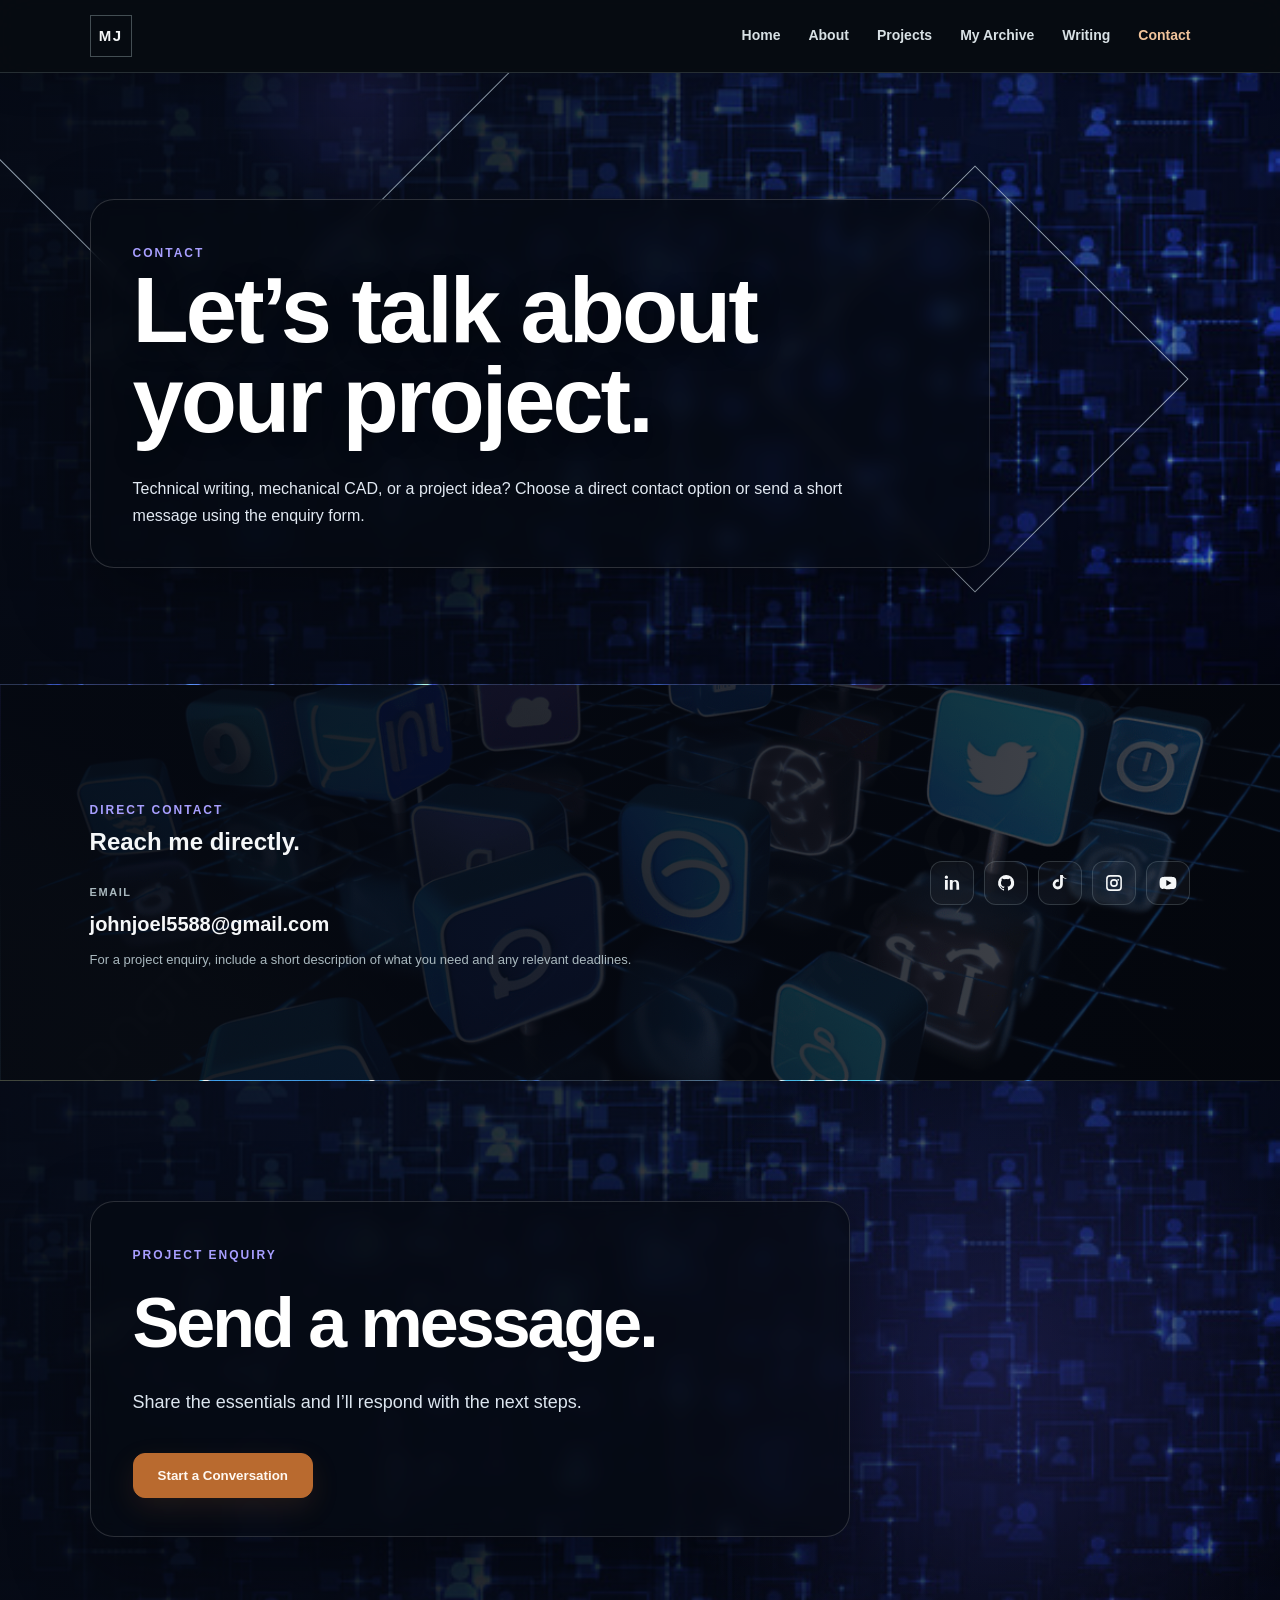
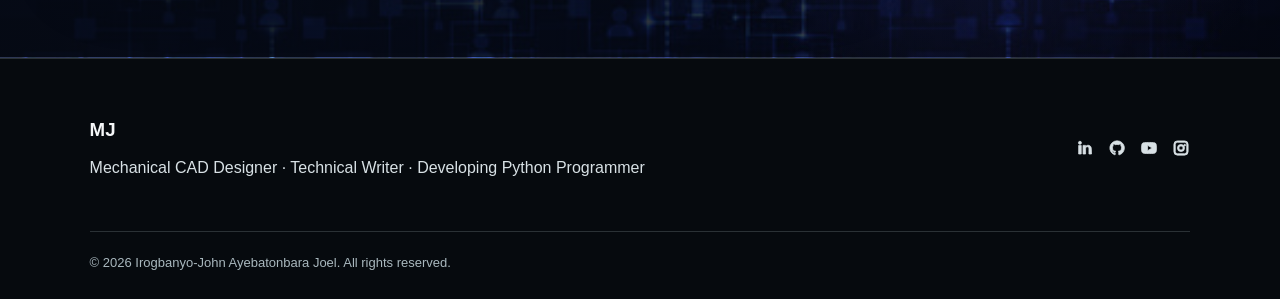
<file: contact.html>
<!DOCTYPE html>

<html lang="en">
<head>
<meta charset="utf-8"/>
<meta content="width=device-width, initial-scale=1.0" name="viewport"/>
<title>Contact | Irogbanyo-John Ayebatonbara Joel</title>
<meta content="Contact Irogbanyo-John Ayebatonbara Joel about mechanical CAD design, Python development, technical writing and digital projects." name="description"/>
<link href="css/style.css" rel="stylesheet"/>
<meta content="index, follow, max-image-preview:large" name="robots"/><meta content="Irogbanyo-John Ayebatonbara Joel" name="author"/><meta content="#0b1020" name="theme-color"/><link href="https://irojoel04-pixel.github.io/mjstechhub/contact.html" rel="canonical"/><meta content="Irogbanyo-John Ayebatonbara Joel" property="og:site_name"/><meta content="website" property="og:type"/><meta content="https://irojoel04-pixel.github.io/mjstechhub/contact.html" property="og:url"/><meta content="Contact | Irogbanyo-John Ayebatonbara Joel" property="og:title"/><meta content="Contact Irogbanyo-John Ayebatonbara Joel about mechanical CAD design, Python development, technical writing and digital projects." property="og:description"/><meta content="https://irojoel04-pixel.github.io/mjstechhub/images/contact.jpg" property="og:image"/><meta content="Contact | Irogbanyo-John Ayebatonbara Joel" property="og:image:alt"/><meta content="en_NG" property="og:locale"/><meta content="summary_large_image" name="twitter:card"/><meta content="Contact | Irogbanyo-John Ayebatonbara Joel" name="twitter:title"/><meta content="Contact Irogbanyo-John Ayebatonbara Joel about mechanical CAD design, Python development, technical writing and digital projects." name="twitter:description"/><meta content="https://irojoel04-pixel.github.io/mjstechhub/images/contact.jpg" name="twitter:image"/></head>
<body>
<a class="skip-link" href="#main-content">Skip to content</a>
<!-- NAVIGATION -->
<header class="site-header">
<div class="nav-container">
<a class="site-logo" href="index.html">
<span>MJ</span>
</a>
<button aria-expanded="false" aria-label="Open navigation menu" class="menu-toggle">
<span></span>
<span></span>
<span></span>
</button>
<nav aria-label="Main navigation" class="nav-links">
<a href="index.html">Home</a>
<a href="about.html">About</a>

<a href="projects.html">Projects</a>
<a href="archive.html">My Archive</a>
<a href="writing.html">Writing</a>
<a aria-current="page" class="active" href="contact.html">Contact</a>
</nav>
</div>
</header>
<!-- PAGE INTRO -->
<main id="main-content">
<section class="page-hero contact-hero contact-art-hero">
<div>
<span class="eyebrow">CONTACT</span>
<h1>Let’s talk about your project.</h1>
<p class="hero-description">Technical writing, mechanical CAD, or a project idea? Choose a direct contact option or send a short message using the enquiry form.</p>
</div>
</section>
<!-- DIRECT CONTACT -->
<section class="contact-section contact-art-section contact-quick-section">
<div class="contact-quick-intro">
<span class="eyebrow">DIRECT CONTACT</span>
<h2>Reach me directly.</h2>
<div class="contact-details">
  <a class="contact-detail-link" href="mailto:johnjoel5588@gmail.com"><span class="contact-detail-label">EMAIL</span><strong>johnjoel5588@gmail.com</strong></a>
  <p class="contact-detail-note">For a project enquiry, include a short description of what you need and any relevant deadlines.</p>
</div>
</div>
<div class="contact-social-icons" aria-label="Professional and social profiles">
<a aria-label="LinkedIn profile" title="LinkedIn" href="https://www.linkedin.com/in/irogbanyo-john-ayebatonbara-joel" target="_blank" rel="noopener noreferrer"><svg viewBox="0 0 24 24" aria-hidden="true"><path d="M6.94 8.5H3.56V20h3.38V8.5ZM5.25 3A2 2 0 1 0 5.25 7 2 2 0 0 0 5.25 3ZM20.44 13.42c0-3.46-1.84-5.07-4.3-5.07-1.98 0-2.86 1.09-3.35 1.85V8.5H9.41V20h3.38v-6.39c0-1.68.32-3.31 2.4-3.31 2.05 0 2.08 1.93 2.08 3.42V20h3.38l-.21-6.58Z"/></svg></a>
<a aria-label="GitHub profile" title="GitHub" href="https://github.com/irojoel04-pixel" target="_blank" rel="noopener noreferrer"><svg viewBox="0 0 24 24" aria-hidden="true"><path d="M12 2.5a9.5 9.5 0 0 0-3 18.52c.47.09.65-.2.65-.45v-1.64c-2.65.58-3.21-1.13-3.21-1.13-.43-1.1-1.06-1.39-1.06-1.39-.87-.59.07-.58.07-.58.96.07 1.47.98 1.47.98.85 1.46 2.23 1.04 2.78.8.09-.62.33-1.04.6-1.28-2.12-.24-4.35-1.06-4.35-4.7 0-1.04.37-1.89.98-2.55-.1-.24-.43-1.21.09-2.52 0 0 .8-.26 2.62.97A9.1 9.1 0 0 1 12 7.2c.81 0 1.62.11 2.38.32 1.82-1.23 2.61-.97 2.61-.97.52 1.31.19 2.28.09 2.52.61.66.98 1.51.98 2.55 0 3.65-2.23 4.46-4.36 4.69.34.3.64.87.64 1.76v2.6c0 .25.17.54.65.45A9.5 9.5 0 0 0 12 2.5Z"/></svg></a>
<a aria-label="TikTok profile" title="TikTok" href="https://tiktok.com/@irojoel" target="_blank" rel="noopener noreferrer"><svg viewBox="0 0 24 24" aria-hidden="true"><path d="M19.6 7.2a6.1 6.1 0 0 1-4.2-1.7v8.1a6.1 6.1 0 1 1-6.1-6.1c.4 0 .8 0 1.2.1v3.3a2.8 2.8 0 1 0 1.6 2.5V2.5h3.3c.2 2 1.8 3.7 4.2 3.9v.8Z"/></svg></a>
<a aria-label="Instagram profile" title="Instagram" href="https://instagram.com/irojoel04" target="_blank" rel="noopener noreferrer"><svg viewBox="0 0 24 24" aria-hidden="true"><path d="M7.2 2.5h9.6A4.7 4.7 0 0 1 21.5 7.2v9.6a4.7 4.7 0 0 1-4.7 4.7H7.2a4.7 4.7 0 0 1-4.7-4.7V7.2a4.7 4.7 0 0 1 4.7-4.7Zm0 1.9a2.8 2.8 0 0 0-2.8 2.8v9.6a2.8 2.8 0 0 0 2.8 2.8h9.6a2.8 2.8 0 0 0 2.8-2.8V7.2a2.8 2.8 0 0 0-2.8-2.8H7.2Zm4.8 2.9A4.7 4.7 0 1 1 7.3 12a4.7 4.7 0 0 1 4.7-4.7Zm0 1.9a2.8 2.8 0 1 0 0 5.6 2.8 2.8 0 0 0 0-5.6Zm5-2.1a1.1 1.1 0 1 1 0 2.2 1.1 1.1 0 0 1 0-2.2Z"/></svg></a>
<a aria-label="YouTube channel" title="YouTube" href="https://youtube.com/@irojoel04" target="_blank" rel="noopener noreferrer"><svg viewBox="0 0 24 24" aria-hidden="true"><path d="M21.58 7.19a2.96 2.96 0 0 0-2.08-2.1C17.66 4.6 12 4.6 12 4.6s-5.66 0-7.5.49a2.96 2.96 0 0 0-2.08 2.1C1.93 9.03 1.93 12 1.93 12s0 2.97.49 4.81a2.96 2.96 0 0 0 2.08 2.1c1.84.49 7.5.49 7.5.49s5.66 0 7.5-.49a2.96 2.96 0 0 0 2.08-2.1c.49-1.84.49-4.81.49-4.81s0-2.97-.49-4.81ZM10 15.6V8.4l6.2 3.6-6.2 3.6Z"/></svg></a>
</div>
</section>
<!-- PROJECT ENQUIRY -->
<section class="contact-project contact-art-project">
<div class="contact-project-content">
<span class="eyebrow">PROJECT ENQUIRY</span>
<h2>Send a message.</h2>
<p>Share the essentials and I’ll respond with the next steps.</p>
<button class="button primary" id="contact-form-toggle" type="button" aria-expanded="false" aria-controls="contact-form-panel">
                    Start a Conversation
                </button>
</div>

<div class="contact-form-panel" id="contact-form-panel" hidden>
<form action="https://formspree.io/f/xwlvkelj" class="contact-form" id="contact-form" method="POST">
<button class="contact-form-close" id="contact-form-close" type="button" aria-label="Close contact form">&times;</button>
<h2 class="contact-form-modal-heading">Start a Conversation</h2>
<p class="contact-form-modal-intro">Tell me what you are working on, and I will get back to you as soon as possible.</p>
<div class="form-field">
<label for="contact-name">Name</label>
<input autocomplete="name" id="contact-name" name="name" required type="text" maxlength="100"/>
</div>

<div class="form-field">
<label for="contact-email">Email</label>
<input autocomplete="email" id="contact-email" name="email" required type="email" maxlength="254"/>
</div>

<div class="form-field">
<label for="contact-enquiry">Enquiry Type</label>
<select id="contact-enquiry" name="enquiry_type" required>
<option value="" selected disabled>Select an enquiry type</option>
<option value="Mechanical CAD">Mechanical CAD</option>
<option value="Machine Design">Machine Design</option>
<option value="Technical Writing">Technical Writing</option>
<option value="Python / Digital Project">Python / Digital Project</option>
<option value="General Enquiry">General Enquiry</option>
</select>
</div>

<div class="form-field">
<label for="contact-message">Message</label>
<textarea id="contact-message" name="message" rows="7" required maxlength="5000" placeholder="Tell me what you are working on..."></textarea>
</div>

<div class="form-field contact-honeypot" aria-hidden="true">
<label for="contact-website">Website</label>
<input autocomplete="off" id="contact-website" name="website" tabindex="-1" type="text"/>
</div>

<button class="button primary" type="submit">Send</button>
<p aria-live="polite" class="form-status" id="form-status" role="status"></p>

<p class="form-note">
Your message will be sent securely through the site's form service. You can also use
<a class="text-link" href="mailto:johnjoel5588@gmail.com">direct email</a>.
</p>
</form>
</div>
</section>
</main>
<!-- FOOTER -->
<footer>
<div class="footer-content">
<div>
<h3>MJ</h3>
<p>
                    Mechanical CAD Designer · Technical Writer · Developing Python Programmer
                </p>
</div>
<div aria-label="Social media links" class="social-links">
<a aria-label="LinkedIn" href="https://www.linkedin.com/in/irogbanyo-john-ayebatonbara-joel" rel="noopener noreferrer" target="_blank" title="LinkedIn">
<svg aria-hidden="true" viewbox="0 0 24 24"><path d="M6.94 8.5H3.56V20h3.38V8.5ZM5.25 3A2 2 0 1 0 5.25 7 2 2 0 0 0 5.25 3ZM20.44 13.42c0-3.46-1.84-5.07-4.3-5.07-1.98 0-2.86 1.09-3.35 1.85V8.5H9.41V20h3.38v-6.39c0-1.68.32-3.31 2.4-3.31 2.05 0 2.08 1.93 2.08 3.42V20h3.38l-.21-6.58Z"></path></svg>
</a>
<a aria-label="GitHub" href="https://github.com/irojoel04-pixel" rel="noopener noreferrer" target="_blank" title="GitHub">
<svg aria-hidden="true" viewbox="0 0 24 24"><path d="M12 2.5a9.5 9.5 0 0 0-3 18.52c.47.09.65-.2.65-.45v-1.64c-2.65.58-3.21-1.13-3.21-1.13-.43-1.1-1.06-1.39-1.06-1.39-.87-.59.07-.58.07-.58.96.07 1.47.98 1.47.98.85 1.46 2.23 1.04 2.78.8.09-.62.33-1.04.6-1.28-2.12-.24-4.35-1.06-4.35-4.7 0-1.04.37-1.89.98-2.55-.1-.24-.43-1.21.09-2.52 0 0 .8-.26 2.62.97A9.1 9.1 0 0 1 12 7.2c.81 0 1.62.11 2.38.32 1.82-1.23 2.61-.97 2.61-.97.52 1.31.19 2.28.09 2.52.61.66.98 1.51.98 2.55 0 3.65-2.23 4.46-4.36 4.69.34.3.64.87.64 1.76v2.6c0 .25.17.54.65.45A9.5 9.5 0 0 0 12 2.5Z"></path></svg>
</a>
<a aria-label="YouTube" href="https://youtube.com/@irojoel04" rel="noopener noreferrer" target="_blank" title="YouTube">
<svg aria-hidden="true" viewbox="0 0 24 24"><path d="M21.58 7.19a2.96 2.96 0 0 0-2.08-2.1C17.66 4.6 12 4.6 12 4.6s-5.66 0-7.5.49a2.96 2.96 0 0 0-2.08 2.1C1.93 9.03 1.93 12 1.93 12s0 2.97.49 4.81a2.96 2.96 0 0 0 2.08 2.1c1.84.49 7.5.49 7.5.49s5.66 0 7.5-.49a2.96 2.96 0 0 0 2.08-2.1c.49-1.84.49-4.81.49-4.81s0-2.97-.49-4.81ZM10 15.6V8.4l6.2 3.6-6.2 3.6Z"></path></svg>
</a>
<a aria-label="Instagram" href="https://instagram.com/irojoel04" rel="noopener noreferrer" target="_blank" title="Instagram">
<svg aria-hidden="true" viewbox="0 0 24 24"><path d="M7.2 2.5h9.6A4.7 4.7 0 0 1 21.5 7.2v9.6a4.7 4.7 0 0 1-4.7 4.7H7.2a4.7 4.7 0 0 1-4.7-4.7V7.2a4.7 4.7 0 0 1 4.7-4.7Zm0 1.9a2.8 2.8 0 0 0-2.8 2.8v9.6a2.8 2.8 0 0 0 2.8 2.8h9.6a2.8 2.8 0 0 0 2.8-2.8V7.2a2.8 2.8 0 0 0-2.8-2.8H7.2Zm4.8 2.9A4.7 4.7 0 1 1 7.3 12a4.7 4.7 0 0 1 4.7-4.7Zm0 1.9a2.8 2.8 0 1 0 0 5.6 2.8 2.8 0 0 0 0-5.6Zm5-2.1a1.1 1.1 0 1 1 0 2.2 1.1 1.1 0 0 1 0-2.2Z"></path></svg>
</a>
</div>
</div>
<div class="copyright">

            © 2026 Irogbanyo-John Ayebatonbara Joel.
            All rights reserved.

        </div>
</footer>

<script>
document.addEventListener("DOMContentLoaded", function () {
    const toggle = document.getElementById("contact-form-toggle");
    const panel = document.getElementById("contact-form-panel");
    const form = document.getElementById("contact-form");
    const status = document.getElementById("form-status");
    const closeButton = document.getElementById("contact-form-close");

    if (!toggle || !panel || !form) return;

    if (closeButton) {
        closeButton.addEventListener("click", function () {
            panel.hidden = true;
            toggle.setAttribute("aria-expanded", "false");
            toggle.focus();
        });
    }

    toggle.addEventListener("click", function () {
        const opening = panel.hidden;

        if (opening) {
            /* Keep the modal attached directly to <body> so fixed positioning
               is always relative to the real browser viewport. */
            if (panel.parentElement !== document.body) {
                document.body.appendChild(panel);
            }

            panel.hidden = false;
            toggle.setAttribute("aria-expanded", "true");

            const firstField = form.querySelector("input:not([tabindex='-1']), select, textarea");
            if (firstField) {
                setTimeout(function () {
                    firstField.focus();
                }, 180);
            }
        } else {
            panel.hidden = true;
            toggle.setAttribute("aria-expanded", "false");
        }
    });

    document.addEventListener("keydown", function (event) {
        if (event.key === "Escape" && !panel.hidden) {
            panel.hidden = true;
            toggle.setAttribute("aria-expanded", "false");
            toggle.focus();
        }
    });

    form.addEventListener("submit", async function (event) {
        event.preventDefault();

        if (!form.checkValidity()) {
            form.reportValidity();
            return;
        }

        const honeypot = form.querySelector("[name='website']");
        if (honeypot && honeypot.value.trim()) return;

        const submitButton = form.querySelector("button[type='submit']");
        const originalText = submitButton ? submitButton.textContent : "Send";

        if (status) {
            status.textContent = "Sending your message...";
            status.dataset.state = "sending";
        }

        if (submitButton) {
            submitButton.disabled = true;
            submitButton.textContent = "Sending...";
        }

        try {
            const response = await fetch(form.action, {
                method: "POST",
                body: new FormData(form),
                headers: {
                    Accept: "application/json"
                }
            });

            const result = await response.json().catch(function () {
                return {};
            });

            if (!response.ok) {
                const message = result.errors && result.errors[0]
                    ? result.errors[0].message
                    : "Unable to send your message right now.";
                throw new Error(message);
            }

            form.reset();

            if (status) {
                status.textContent = "Message sent successfully. I will get back to you soon.";
                status.dataset.state = "success";
            }
        } catch (error) {
            if (status) {
                status.textContent = error.message || "Something went wrong. Please email me directly instead.";
                status.dataset.state = "error";
            }
        } finally {
            if (submitButton) {
                submitButton.disabled = false;
                submitButton.textContent = originalText;
            }
        }
    });
});
</script>

<script src="js/script.js"></script>
</body>
</html>
</file>
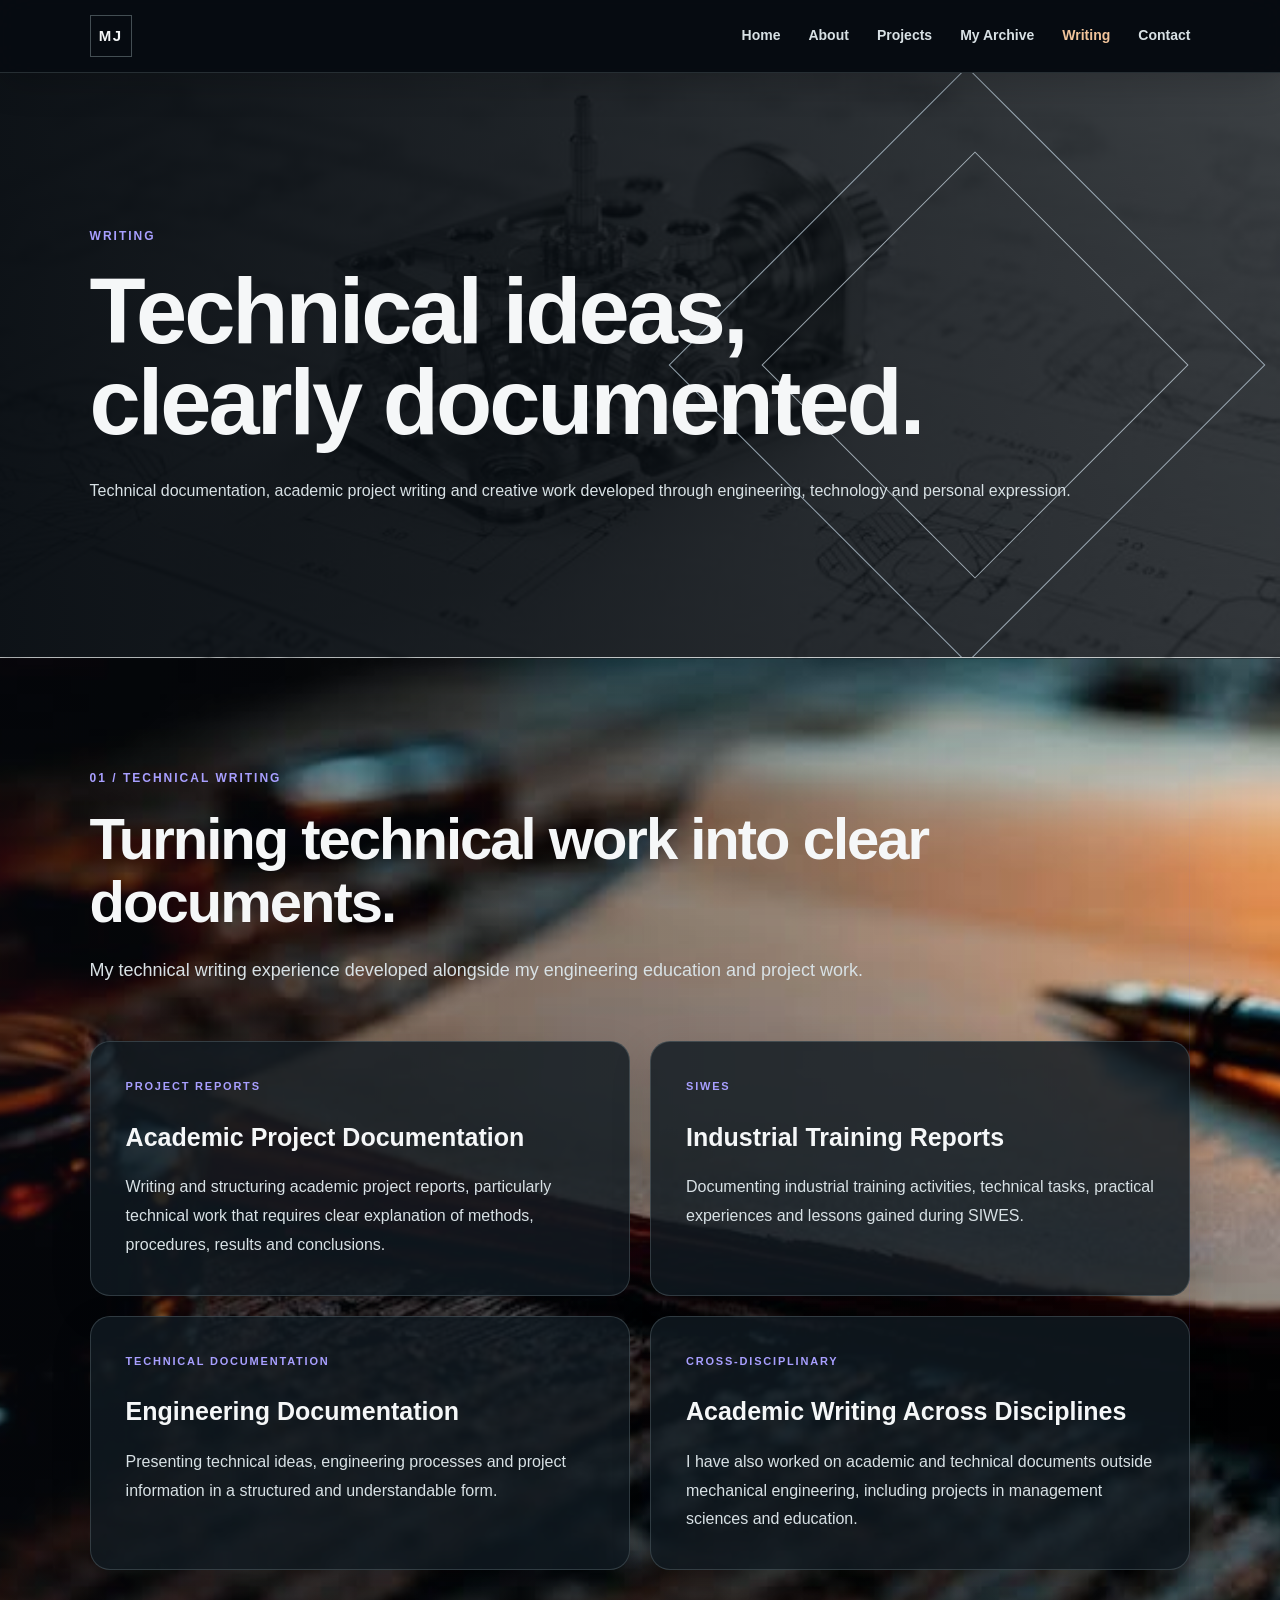
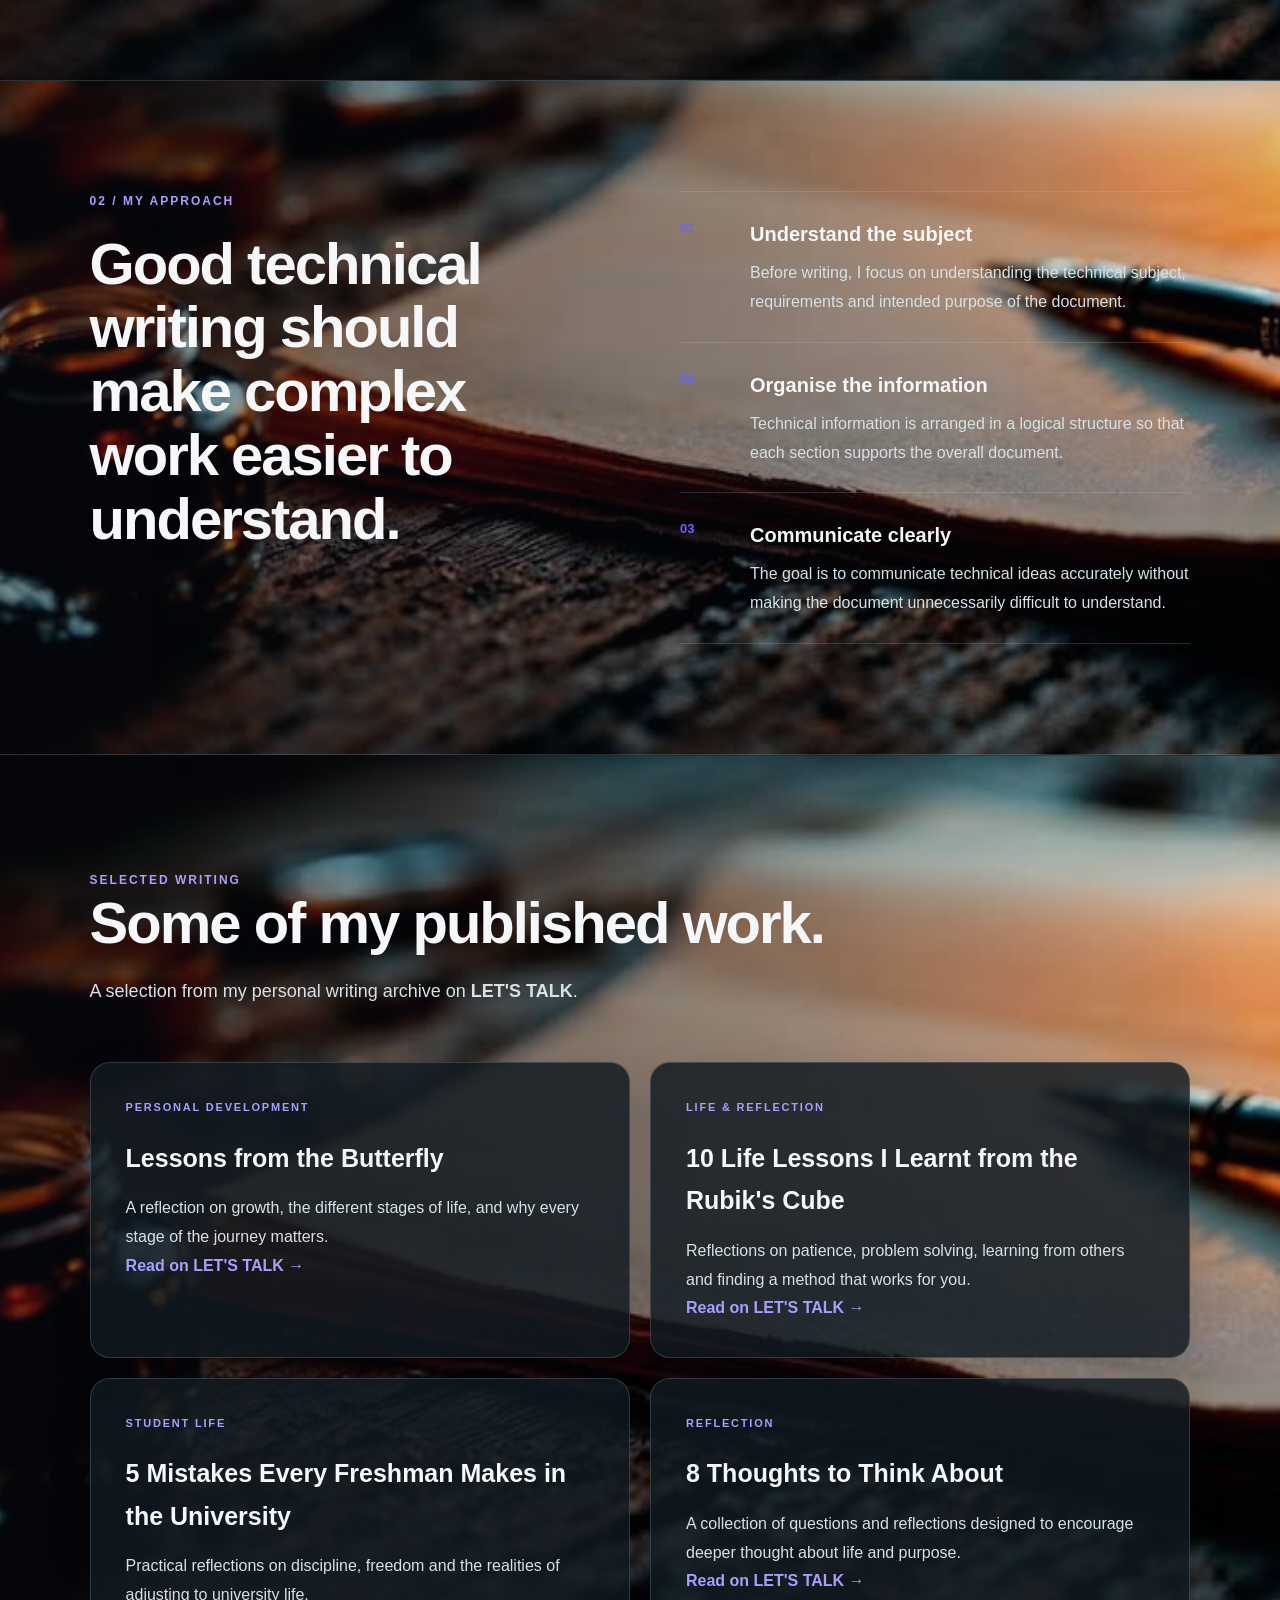
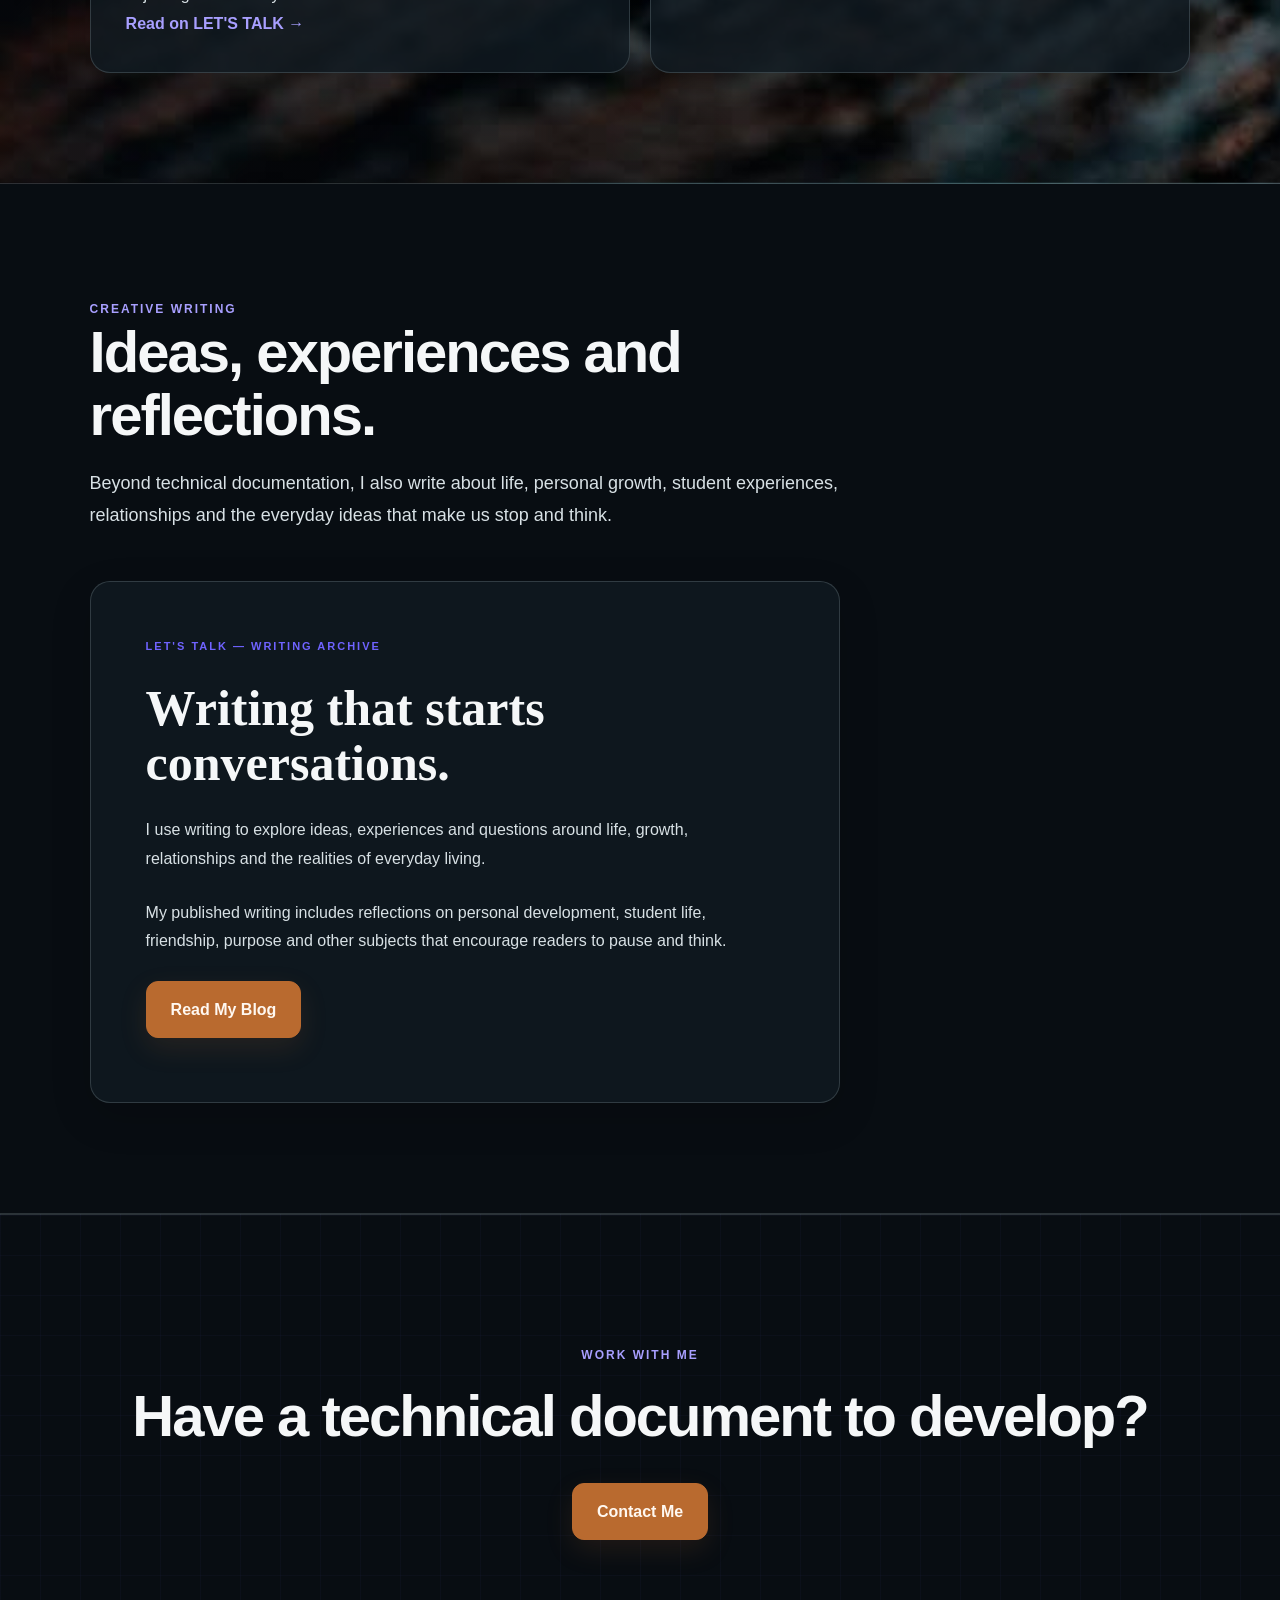
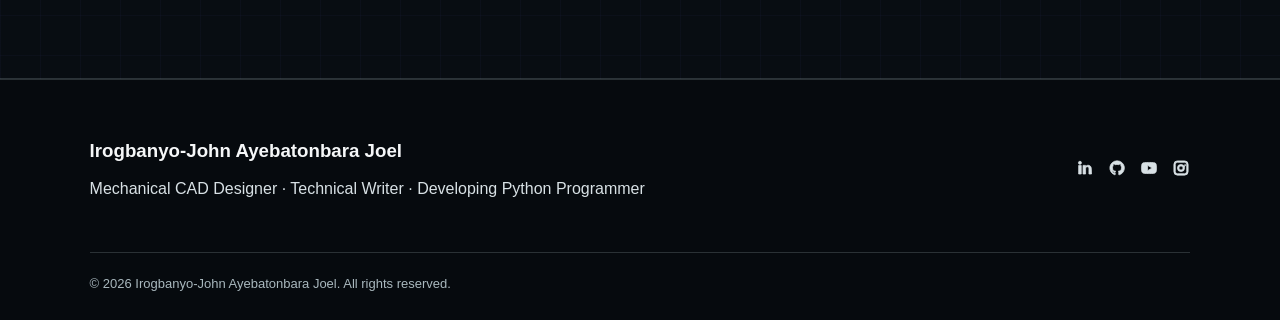
<file: writing.html>
<!DOCTYPE html>

<html lang="en">
<head>
<meta charset="utf-8"/>
<meta name="viewport" content="width=device-width, initial-scale=1.0"/>
<title>Writing | Technical & Creative Writing | Irogbanyo-John Ayebatonbara Joel</title>
<meta name="description" content="Read technical documentation, academic project writing and creative reflections by Irogbanyo-John Ayebatonbara Joel."/>
<meta name="author" content="Irogbanyo-John Ayebatonbara Joel"/>
<meta name="robots" content="index, follow, max-image-preview:large"/>
<meta name="theme-color" content="#0b1020"/>
<link rel="canonical" href="https://irojoel04-pixel.github.io/mjstechhub/writing.html"/>
<link rel="icon" href="favicon.svg" type="image/svg+xml"/>
<link rel="stylesheet" href="css/style.css"/>
<meta property="og:site_name" content="MJ Hub"/>
<meta property="og:type" content="website"/>
<meta property="og:url" content="https://irojoel04-pixel.github.io/mjstechhub/writing.html"/>
<meta property="og:title" content="Writing | Technical & Creative Writing | Irogbanyo-John Ayebatonbara Joel"/>
<meta property="og:description" content="Read technical documentation, academic project writing and creative reflections by Irogbanyo-John Ayebatonbara Joel."/>
<meta property="og:image" content="https://irojoel04-pixel.github.io/mjstechhub/images/writing-1.jpg"/>
<meta property="og:image:alt" content="Writing and technical documentation work by Irogbanyo-John Ayebatonbara Joel"/>
<meta property="og:locale" content="en_NG"/>
<meta name="twitter:card" content="summary_large_image"/>
<meta name="twitter:title" content="Writing | Technical & Creative Writing | Irogbanyo-John Ayebatonbara Joel"/>
<meta name="twitter:description" content="Read technical documentation, academic project writing and creative reflections by Irogbanyo-John Ayebatonbara Joel."/>
<meta name="twitter:image" content="https://irojoel04-pixel.github.io/mjstechhub/images/writing-1.jpg"/>
<script type="application/ld+json">
{
  "@context": "https://schema.org",
  "@graph": [
    {
      "@type": "WebSite",
      "@id": "https://irojoel04-pixel.github.io/mjstechhub/#website",
      "url": "https://irojoel04-pixel.github.io/mjstechhub/",
      "name": "MJ Hub",
      "alternateName": "Irogbanyo-John Ayebatonbara Joel",
      "description": "Engineering, design, technology and technical writing portfolio of Irogbanyo-John Ayebatonbara Joel.",
      "inLanguage": "en-NG"
    },
    {
      "@type": "Person",
      "@id": "#main-person",
      "name": "Irogbanyo-John Ayebatonbara Joel",
      "alternateName": "MJ",
      "jobTitle": "Mechanical Engineering Graduate, Mechanical CAD Designer, Technical Writer, Developing Python Programmer",
      "sameAs": [
        "https://www.linkedin.com/in/irogbanyo-john-ayebatonbara-joel",
        "https://github.com/irojoel04-pixel",
        "https://youtube.com/@irojoel04",
        "https://instagram.com/irojoel04",
        "https://tiktok.com/@irojoel"
      ],
      "alumniOf": {
        "@type": "CollegeOrUniversity",
        "name": "Federal University Otuoke"
      },
      "url": "https://irojoel04-pixel.github.io/mjstechhub/"
    },
    {
      "@type": "CollectionPage",
      "@id": "https://irojoel04-pixel.github.io/mjstechhub/writing.html#webpage",
      "url": "https://irojoel04-pixel.github.io/mjstechhub/writing.html",
      "name": "Writing | MJ Hub",
      "description": "Read technical documentation, academic project writing and creative reflections by Irogbanyo-John Ayebatonbara Joel.",
      "isPartOf": {
        "@id": "https://irojoel04-pixel.github.io/mjstechhub/#website"
      },
      "inLanguage": "en-NG",
      "primaryImageOfPage": {
        "@type": "ImageObject",
        "url": "https://irojoel04-pixel.github.io/mjstechhub/images/writing-1.jpg"
      },
      "about": [
        "Technical Writing",
        "Academic Writing",
        "Creative Writing"
      ]
    },
    {
      "@type": "BreadcrumbList",
      "itemListElement": [
        {
          "@type": "ListItem",
          "position": 1,
          "name": "Home",
          "item": "https://irojoel04-pixel.github.io/mjstechhub/"
        },
        {
          "@type": "ListItem",
          "position": 2,
          "name": "Writing",
          "item": "https://irojoel04-pixel.github.io/mjstechhub/writing.html"
        }
      ]
    }
  ]
}
</script>
</head>
<body>
<a class="skip-link" href="#main-content">Skip to content</a>
<header class="site-header">
<div class="nav-container">
<a aria-label="Home" class="site-logo" href="index.html">
<span>MJ</span>
</a>
<button aria-expanded="false" aria-label="Open navigation menu" class="menu-toggle" type="button">
<span></span>
<span></span>
<span></span>
</button>
<nav aria-label="Main navigation" class="nav-links">
<a href="index.html">Home</a>
<a href="about.html">About</a>

<a href="projects.html">Projects</a>
<a href="archive.html">My Archive</a>
<a aria-current="page" class="active" href="writing.html">Writing</a>
<a href="contact.html">Contact</a>
</nav>
</div>
</header>
<main id="main-content">
<!-- PAGE INTRO -->
<section class="page-hero writing-page-hero">
<div>
<p class="eyebrow">WRITING</p>
<h1>
                    Technical ideas,
                    <br/>
                    clearly documented.
                </h1>
<p class="hero-description">
                    Technical documentation, academic project writing
                    and creative work developed through engineering,
                    technology and personal expression.
                </p>
</div>
</section>
<!-- TECHNICAL WRITING -->
<section class="writing-page-section">
<div class="section-heading">
<p class="eyebrow">
                    01 / TECHNICAL WRITING
                </p>
<h2>
                    Turning technical work
                    into clear documents.
                </h2>
<p>
                    My technical writing experience developed alongside
                    my engineering education and project work.
                </p>
</div>
<div class="writing-grid">
<article class="writing-item">
<span class="writing-label">PROJECT REPORTS</span>
<h3>
                        Academic Project Documentation
                    </h3>
<p>
                        Writing and structuring academic project reports,
                        particularly technical work that requires clear
                        explanation of methods, procedures, results and
                        conclusions.
                    </p>
</article>
<article class="writing-item">
<span class="writing-label">SIWES</span>
<h3>
                        Industrial Training Reports
                    </h3>
<p>
                        Documenting industrial training activities,
                        technical tasks, practical experiences and
                        lessons gained during SIWES.
                    </p>
</article>
<article class="writing-item">
<span class="writing-label">TECHNICAL DOCUMENTATION</span>
<h3>
                        Engineering Documentation
                    </h3>
<p>
                        Presenting technical ideas, engineering
                        processes and project information in a
                        structured and understandable form.
                    </p>
</article>
<article class="writing-item">
<span class="writing-label">CROSS-DISCIPLINARY</span>
<h3>
                        Academic Writing Across Disciplines
                    </h3>
<p>
                        I have also worked on academic and technical
                        documents outside mechanical engineering,
                        including projects in management sciences
                        and education.
                    </p>
</article>
</div>
</section>
<!-- WRITING APPROACH -->
<section class="writing-process">
<div class="writing-process-intro">
<p class="eyebrow">
                    02 / MY APPROACH
                </p>
<h2>
                    Good technical writing
                    should make complex work easier to understand.
                </h2>
</div>
<div class="writing-process-list">
<div class="writing-step">
<span>01</span>
<div>
<h3>
                            Understand the subject
                        </h3>
<p>
                            Before writing, I focus on understanding
                            the technical subject, requirements and
                            intended purpose of the document.
                        </p>
</div>
</div>
<div class="writing-step">
<span>02</span>
<div>
<h3>
                            Organise the information
                        </h3>
<p>
                            Technical information is arranged in a
                            logical structure so that each section
                            supports the overall document.
                        </p>
</div>
</div>
<div class="writing-step">
<span>03</span>
<div>
<h3>
                            Communicate clearly
                        </h3>
<p>
                            The goal is to communicate technical ideas
                            accurately without making the document
                            unnecessarily difficult to understand.
                        </p>
</div>
</div>
</div>
</section>
<!-- SELECTED WRITING -->
<section class="writing-page-section">
<div class="section-heading">
<span class="eyebrow">SELECTED WRITING</span>
<h2>Some of my published work.</h2>
<p>
                    A selection from my personal writing archive on
                    <strong>LET'S TALK</strong>.
                </p>
</div>
<div class="writing-grid">
<article class="writing-item">
<span class="writing-label">
                        PERSONAL DEVELOPMENT
                    </span>
<h3>Lessons from the Butterfly</h3>
<p>
                        A reflection on growth, the different stages of life,
                        and why every stage of the journey matters.
                    </p>
<a class="text-link" href="https://mjsthought04.blogspot.com/2026/01/lessons-from-4-stages-of-butterfly.html" rel="noopener noreferrer" target="_blank">
                        Read on LET'S TALK →
                    </a>
</article>
<article class="writing-item">
<span class="writing-label">
                        LIFE &amp; REFLECTION
                    </span>
<h3>10 Life Lessons I Learnt from the Rubik's Cube</h3>
<p>
                        Reflections on patience, problem solving, learning from
                        others and finding a method that works for you.
                    </p>
<a class="text-link" href="https://mjsthought04.blogspot.com/2025/11/10-life-lessons-i-learnt-from-rubiks.html" rel="noopener noreferrer" target="_blank">
                        Read on LET'S TALK →
                    </a>
</article>
<article class="writing-item">
<span class="writing-label">
                        STUDENT LIFE
                    </span>
<h3>
                        5 Mistakes Every Freshman Makes in the University
                    </h3>
<p>
                        Practical reflections on discipline, freedom and the
                        realities of adjusting to university life.
                    </p>
<a class="text-link" href="https://mjsthought04.blogspot.com/2025/10/5-mistakes-every-freshman-makes-in.html" rel="noopener noreferrer" target="_blank">
                        Read on LET'S TALK →
                    </a>
</article>
<article class="writing-item">
<span class="writing-label">
                        REFLECTION
                    </span>
<h3>8 Thoughts to Think About</h3>
<p>
                        A collection of questions and reflections designed to
                        encourage deeper thought about life and purpose.
                    </p>
<a class="text-link" href="https://mjsthought04.blogspot.com/2025/10/8-thoughts-to-think-about.html" rel="noopener noreferrer" target="_blank">
                        Read on LET'S TALK →
                    </a>
</article>
</div>
</section>
<!-- CREATIVE WRITING -->
<section class="creative-writing">
<div class="section-heading">
<span class="eyebrow">CREATIVE WRITING</span>
<h2>Ideas, experiences and reflections.</h2>
<p>
                    Beyond technical documentation, I also write about life,
                    personal growth, student experiences, relationships and the
                    everyday ideas that make us stop and think.
                </p>
</div>
<div class="creative-preview">
<div class="paper">
<span class="paper-label">
                        LET'S TALK — WRITING ARCHIVE
                    </span>
<h3>
                        Writing that starts conversations.
                    </h3>
<p>
                        I use writing to explore ideas, experiences and questions
                        around life, growth, relationships and the realities of
                        everyday living.
                    </p>
<p>
                        My published writing includes reflections on personal
                        development, student life, friendship, purpose and other
                        subjects that encourage readers to pause and think.
                    </p>
<a class="button primary" href="https://mjsthought04.blogspot.com/" rel="noopener noreferrer" target="_blank">
                        Read My Blog
                    </a>
</div>
</div>
</section>
<!-- CTA -->
<section class="cta">
<p class="eyebrow">
                WORK WITH ME
            </p>
<h2>
                Have a technical document to develop?
            </h2>
<a class="button primary" href="contact.html">
                Contact Me
            </a>
</section>
</main>
<!-- FOOTER -->
<footer>
<div class="footer-content">
<div>
<h3>
                    Irogbanyo-John Ayebatonbara Joel
                </h3>
<p>
                    Mechanical CAD Designer · Technical Writer · Developing Python Programmer
                </p>
</div>
<div aria-label="Social media links" class="social-links">
<a aria-label="LinkedIn" href="https://www.linkedin.com/in/irogbanyo-john-ayebatonbara-joel" rel="noopener noreferrer" target="_blank" title="LinkedIn"><svg aria-hidden="true" viewbox="0 0 24 24"><path d="M6.94 8.5H3.56V20h3.38V8.5ZM5.25 3A2 2 0 1 0 5.25 7 2 2 0 0 0 5.25 3ZM20.44 13.42c0-3.46-1.84-5.07-4.3-5.07-1.98 0-2.86 1.09-3.35 1.85V8.5H9.41V20h3.38v-6.39c0-1.68.32-3.31 2.4-3.31 2.05 0 2.08 1.93 2.08 3.42V20h3.38l-.21-6.58Z"></path></svg></a>
<a aria-label="GitHub" href="https://github.com/irojoel04-pixel" rel="noopener noreferrer" target="_blank" title="GitHub"><svg aria-hidden="true" viewbox="0 0 24 24"><path d="M12 2.5a9.5 9.5 0 0 0-3 18.52c.47.09.65-.2.65-.45v-1.64c-2.65.58-3.21-1.13-3.21-1.13-.43-1.1-1.06-1.39-1.06-1.39-.87-.59.07-.58.07-.58.96.07 1.47.98 1.47.98.85 1.46 2.23 1.04 2.78.8.09-.62.33-1.04.6-1.28-2.12-.24-4.35-1.06-4.35-4.7 0-1.04.37-1.89.98-2.55-.1-.24-.43-1.21.09-2.52 0 0 .8-.26 2.62.97A9.1 9.1 0 0 1 12 7.2c.81 0 1.62.11 2.38.32 1.82-1.23 2.61-.97 2.61-.97.52 1.31.19 2.28.09 2.52.61.66.98 1.51.98 2.55 0 3.65-2.23 4.46-4.36 4.69.34.3.64.87.64 1.76v2.6c0 .25.17.54.65.45A9.5 9.5 0 0 0 12 2.5Z"></path></svg></a>
<a aria-label="YouTube" href="https://youtube.com/@irojoel04" rel="noopener noreferrer" target="_blank" title="YouTube"><svg aria-hidden="true" viewbox="0 0 24 24"><path d="M21.58 7.19a2.96 2.96 0 0 0-2.08-2.1C17.66 4.6 12 4.6 12 4.6s-5.66 0-7.5.49a2.96 2.96 0 0 0-2.08 2.1C1.93 9.03 1.93 12 1.93 12s0 2.97.49 4.81a2.96 2.96 0 0 0 2.08 2.1c1.84.49 7.5.49 7.5.49s5.66 0 7.5-.49a2.96 2.96 0 0 0 2.08-2.1c.49-1.84.49-4.81.49-4.81s0-2.97-.49-4.81ZM10 15.6V8.4l6.2 3.6-6.2 3.6Z"></path></svg></a>
<a aria-label="Instagram" href="https://instagram.com/irojoel04" rel="noopener noreferrer" target="_blank" title="Instagram"><svg aria-hidden="true" viewbox="0 0 24 24"><path d="M7.2 2.5h9.6A4.7 4.7 0 0 1 21.5 7.2v9.6a4.7 4.7 0 0 1-4.7 4.7H7.2a4.7 4.7 0 0 1-4.7-4.7V7.2a4.7 4.7 0 0 1 4.7-4.7Zm0 1.9a2.8 2.8 0 0 0-2.8 2.8v9.6a2.8 2.8 0 0 0 2.8 2.8h9.6a2.8 2.8 0 0 0 2.8-2.8V7.2a2.8 2.8 0 0 0-2.8-2.8H7.2Zm4.8 2.9A4.7 4.7 0 1 1 7.3 12a4.7 4.7 0 0 1 4.7-4.7Zm0 1.9a2.8 2.8 0 1 0 0 5.6 2.8 2.8 0 0 0 0-5.6Zm5-2.1a1.1 1.1 0 1 1 0 2.2 1.1 1.1 0 0 1-1.1 1.1 1.1 0 0 1-1.1-1.1 1.1 1.1 0 0 1 1.1-1.1Z"></path></svg></a>
</div>
</div>
<div class="copyright">
<p>
                © 2026 Irogbanyo-John Ayebatonbara Joel. All rights reserved.
            </p>
</div>
</footer>
<script src="js/script.js"></script>
</body>
</html>
</file>
<file: css/style.css>
/* =========================================================
   GLOBAL
========================================================= */

* {
    margin: 0;
    padding: 0;
    box-sizing: border-box;
}

:root {
    --bg: #ffffff;
    --bg-soft: #f5f8fb;
    --surface: #ffffff;
    --surface-blue: #f1f7fc;

    --text: #101820;
    --text-soft: #374553;
    --text-muted: #617080;

    --blue: #5146C7;
    --blue-light: #6F63FF;
    --blue-dark: #115e59;

    --line: #d8e0e8;
    --line-light: #e8edf2;
    --line-dark: #b9c5d0;

    --shadow: 0 12px 35px rgba(16, 24, 32, 0.07);
    --transition: 0.35s cubic-bezier(0.22, 1, 0.36, 1);
}

html {
    scroll-behavior: smooth;
}

body {
    font-family: Arial, sans-serif;
    background: var(--bg);
    color: var(--text);
    line-height: 1.7;
    overflow-x: hidden;
}

a {
    color: inherit;
    text-decoration: none;
}

button,
a {
    -webkit-tap-highlight-color: transparent;
}


/* =========================================================
   NAVIGATION
========================================================= */

.navbar {
    width: 100%;
    padding: 20px 7%;
    display: flex;
    justify-content: space-between;
    align-items: center;

    position: sticky;
    top: 0;
    z-index: 1000;

    background: rgba(255, 255, 255, 0.94);
    backdrop-filter: blur(14px);

    border-bottom: 1px solid var(--line);

    transition:
        background var(--transition),
        border-color var(--transition),
        box-shadow var(--transition);
}

.navbar:hover {
    border-bottom-color: var(--line-dark);
    box-shadow: 0 5px 20px rgba(16, 24, 32, 0.04);
}

.logo {
    font-size: 23px;
    font-weight: 800;
    letter-spacing: 2px;
    color: var(--text);

    transition:
        color var(--transition),
        letter-spacing var(--transition);
}

.logo:hover {
    color: var(--blue);
    letter-spacing: 3px;
}

.nav-links {
    display: flex;
    gap: 28px;
}

.nav-links a {
    position: relative;

    padding: 7px 0;

    color: var(--text-soft);
    font-size: 14px;
    font-weight: 600;

    transition:
        color var(--transition),
        transform var(--transition);
}

.nav-links a::after {
    content: "";

    position: absolute;
    left: 0;
    bottom: 0;

    width: 0;
    height: 2px;

    background: var(--blue);

    transition: width var(--transition);
}

.nav-links a:hover {
    color: var(--blue);
    transform: translateY(-2px);
}

.nav-links a:hover::after {
    width: 100%;
}


/* =========================================================
   GENERAL TYPOGRAPHY
========================================================= */

.eyebrow {
    color: var(--blue);

    font-size: 12px;
    font-weight: 800;
    letter-spacing: 2px;

    margin-bottom: 20px;
}

.section-heading {
    max-width: 750px;
    margin-bottom: 50px;
}

.section-heading h2,
.about-preview h2,
.cta h2 {
    font-size: clamp(34px, 5vw, 58px);
    line-height: 1.08;
    letter-spacing: -2px;
}

.section-heading > p:not(.eyebrow) {
    color: var(--text-soft);
    font-size: 18px;
    line-height: 1.8;
    margin-top: 20px;
}


/* =========================================================
   BUTTONS
========================================================= */

.button {
    position: relative;
    display: inline-block;

    padding: 14px 24px;

    border: 1px solid var(--text);

    background: transparent;
    color: var(--text);

    font-weight: 700;

    overflow: hidden;

    transition:
        transform var(--transition),
        background var(--transition),
        color var(--transition),
        border-color var(--transition),
        box-shadow var(--transition);
}

.button::before {
    content: "";

    position: absolute;
    inset: 0;

    background: var(--blue);

    transform: translateX(-101%);

    transition: transform var(--transition);

    z-index: -1;
}

.button:hover {
    transform: translateY(-3px);

    border-color: var(--blue);
    color: #ffffff;

    box-shadow: 0 8px 20px rgba(111, 99, 255, 0.16);
}

.button:hover::before {
    transform: translateX(0);
}

.button.primary {
    background: var(--text);
    color: #ffffff;
    border-color: var(--text);
}

.button.primary::before {
    background: var(--blue);
}

.button.secondary {
    background: #ffffff;
    color: var(--text);
}

.button.secondary:hover {
    color: #ffffff;
}


/* =========================================================
   HOMEPAGE HERO
========================================================= */

.hero {
    min-height: 80vh;

    display: flex;
    align-items: center;

    padding: 100px 7%;

    border-bottom: 1px solid var(--line);
}


/* New hero */

.hero-new {
    min-height: calc(100vh - 72px);

    padding: 70px 7% 35px;

    position: relative;
    overflow: hidden;

    display: flex;
    flex-direction: column;
    justify-content: space-between;

    background-color: #ffffff;

    background-image:
        linear-gradient(
            rgba(111, 99, 255, 0.045) 1px,
            transparent 1px
        ),
        linear-gradient(
            90deg,
            rgba(111, 99, 255, 0.045) 1px,
            transparent 1px
        );

    background-size: 70px 70px;
}

.hero-new::before {
    content: "";

    position: absolute;

    width: 520px;
    height: 520px;

    right: -180px;
    top: 80px;

    border: 1px solid rgba(111, 99, 255, 0.12);

    transform: rotate(45deg);

    pointer-events: none;
}

.hero-new::after {
    content: "";

    position: absolute;

    width: 360px;
    height: 360px;

    right: -100px;
    top: 160px;

    border: 1px solid rgba(111, 99, 255, 0.08);

    transform: rotate(45deg);

    pointer-events: none;
}

.hero-main::before {
    content: "MJ / 001";

    position: absolute;

    top: 45px;
    right: 7%;

    color: #7b8a99;

    font-family: Consolas, "Courier New", monospace;

    font-size: 10px;

    letter-spacing: 2px;

    padding-left: 10px;

    border-left: 2px solid var(--blue);

    opacity: 0.8;
}

.hero-line {
    position: absolute;

    left: 7%;
    top: 0;
    bottom: 0;

    width: 1px;

    background: var(--line);

    pointer-events: none;
}

.hero-main {
    display: grid;

    grid-template-columns:
        minmax(0, 1.5fr)
        minmax(250px, 0.5fr);

    gap: 80px;

    width: 100%;
    max-width: 1500px;

    margin: auto;
}

.hero-intro {
    padding-left: 45px;
}

.hero-intro .eyebrow {
    margin-bottom: 30px;
}

.hero-intro h1 {
    font-size: clamp(55px, 8vw, 120px);

    line-height: 0.95;

    letter-spacing: -6px;

    font-weight: 800;

    max-width: 1100px;

    margin-bottom: 40px;
}

.hero-intro h1 span {
    color: var(--text-soft);
}

.hero-statement {
    max-width: 650px;

    color: var(--text-soft);

    font-size: clamp(18px, 2vw, 24px);

    line-height: 1.5;

    margin-bottom: 40px;
}

.hero-buttons {
    display: flex;
    gap: 15px;
    flex-wrap: wrap;
}

.hero-new .button {
    min-width: 170px;
    text-align: center;
}


/* Hero side */

.hero-side {
    border-left: 1px solid var(--line);

    padding-left: 35px;

    display: flex;
    flex-direction: column;
    justify-content: space-between;

    min-height: 480px;
}

.hero-index {
    display: flex;
    gap: 10px;

    color: var(--text-muted);

    font-size: 12px;
    letter-spacing: 2px;
}

.hero-index span:first-child {
    color: var(--blue);
}


/* Disciplines */

.hero-disciplines {
    display: flex;
    flex-direction: column;
}

.discipline-row {
    display: grid;

    grid-template-columns: 35px 1fr;

    gap: 15px;

    padding: 18px 0;

    border-bottom: 1px solid var(--line);

    transition:
        padding-left var(--transition),
        background var(--transition),
        border-color var(--transition);
}

.discipline-row:first-child {
    border-top: 1px solid var(--line);
}

.discipline-row span {
    color: var(--blue);

    font-size: 11px;

    transition: color var(--transition);
}

.discipline-row strong {
    color: var(--text);

    font-size: 14px;
    font-weight: 700;

    transition: color var(--transition);
}

.discipline-row:hover {
    padding-left: 12px;

    background: rgba(111, 99, 255, 0.045);

    border-color: #a9c6dc;
}

.discipline-row:hover strong {
    color: var(--blue);
}

.discipline-row:hover span {
    color: var(--blue-dark);
}


/* Location */

.hero-location {
    display: flex;
    flex-direction: column;
    gap: 5px;
}

.hero-location span {
    color: var(--text-muted);

    font-size: 10px;

    letter-spacing: 2px;
}

.hero-location strong {
    color: var(--text);

    font-size: 12px;

    letter-spacing: 1px;
}


/* Hero bottom */

.hero-bottom {
    border-top: 1px solid var(--line);

    margin-top: 70px;

    padding: 18px 0 0 45px;

    display: flex;
    justify-content: space-between;

    gap: 30px;

    color: var(--text-muted);

    font-size: 10px;

    letter-spacing: 1.5px;
}


/* Hero animation */

@keyframes blueprintMove {
    from {
        background-position: 0 0;
    }

    to {
        background-position: 70px 70px;
    }
}


/* =========================================================
   SERVICES / WHAT I DO
========================================================= */

.services {
    padding: 110px 7%;
}

.service-grid {
    display: grid;

    grid-template-columns: repeat(3, 1fr);

    gap: 20px;
}

.service-card {
    position: relative;

    min-height: 300px;

    padding: 35px;

    background: var(--surface);

    border: 1px solid var(--line);

    overflow: hidden;

    transition:
        transform var(--transition),
        border-color var(--transition),
        background var(--transition),
        box-shadow var(--transition);
}

.service-card::before {
    content: "";

    position: absolute;

    top: 0;
    left: 0;

    width: 3px;
    height: 0;

    background: var(--blue);

    transition: height var(--transition);
}

.service-card:hover {
    transform: translateY(-8px);

    border-color: #a7c5db;

    background: var(--surface-blue);

    box-shadow: var(--shadow);
}

.service-card:hover::before {
    height: 100%;
}

.service-number {
    color: var(--blue);

    font-size: 13px;

    font-weight: 800;

    letter-spacing: 1px;
}

.service-card h3 {
    font-size: 25px;

    margin: 45px 0 15px;
}

.service-card p {
    color: var(--text-soft);

    line-height: 1.8;

    margin-bottom: 25px;
}

.service-card a,
.text-link {
    color: var(--blue);

    font-weight: 700;

    transition: color var(--transition);
}

.service-card a:hover,
.text-link:hover {
    color: var(--blue-light);
}


/* =========================================================
   ABOUT PREVIEW
========================================================= */

.about-preview {
    padding: 110px 7%;

    display: grid;

    grid-template-columns: 1fr 1fr;

    gap: 80px;

    border-top: 1px solid var(--line);
}

.about-preview p {
    color: var(--text-soft);

    font-size: 18px;

    line-height: 1.8;

    margin-bottom: 25px;
}


/* =========================================================
   CTA
========================================================= */

.cta {
    padding: 130px 7%;

    text-align: center;

    border-top: 1px solid var(--line);
    border-bottom: 1px solid var(--line);

    background:
        linear-gradient(rgba(111, 99, 255, 0.035) 1px, transparent 1px),
        linear-gradient(90deg, rgba(111, 99, 255, 0.035) 1px, transparent 1px);

    background-size: 40px 40px;
}

.cta h2 {
    margin-bottom: 35px;
}


/* =========================================================
   FOOTER
========================================================= */

footer {
    padding: 55px 7% 25px;

    border-top: 1px solid var(--line);

    background: var(--bg-soft);
}

.footer-content {
    display: flex;

    justify-content: space-between;

    gap: 40px;
}

.footer-content h3 {
    margin-bottom: 8px;
}

.footer-content p {
    color: var(--text-soft);
}

.social-links {
    display: flex;

    gap: 20px;

    flex-wrap: wrap;
}

.social-links a {
    color: var(--blue);

    font-weight: 600;

    transition:
        color var(--transition),
        transform var(--transition);
}

.social-links a:hover {
    color: var(--blue-light);

    transform: translateY(-2px);
}

.copyright {
    margin-top: 50px;

    padding-top: 20px;

    border-top: 1px solid var(--line);

    color: var(--text-muted);

    font-size: 13px;
}


/* =========================================================
   ABOUT PAGE
========================================================= */

.page-hero {
    min-height: 65vh;

    display: flex;
    align-items: center;

    padding: 110px 7%;

    border-bottom: 1px solid var(--line);

    position: relative;

    overflow: hidden;
}

.page-hero::before {
    content: "";

    position: absolute;

    width: 420px;
    height: 420px;

    border: 1px solid #c7d9e7;

    right: 8%;
    top: 50%;

    transform:
        translateY(-50%)
        rotate(45deg);

    opacity: 0.7;
}

.page-hero::after {
    content: "";

    position: absolute;

    width: 300px;
    height: 300px;

    border: 1px solid #d5e3ed;

    right: 12%;
    top: 50%;

    transform:
        translateY(-50%)
        rotate(45deg);

    opacity: 0.7;
}

.page-hero > div {
    max-width: 1000px;

    position: relative;

    z-index: 2;
}

.page-hero h1 {
    font-size: clamp(48px, 8vw, 92px);

    line-height: 0.98;

    letter-spacing: -4px;

    margin-bottom: 30px;
}


/* =========================================================
   ABOUT CONTENT
========================================================= */

.about-content {
    padding: 110px 7%;

    display: grid;

    grid-template-columns:
        minmax(0, 1.5fr)
        minmax(280px, 0.8fr);

    gap: 90px;

    border-bottom: 1px solid var(--line);
}

.about-main {
    max-width: 820px;
}

.about-main h2 {
    font-size: clamp(36px, 5vw, 62px);

    line-height: 1.08;

    letter-spacing: -2.5px;

    margin-bottom: 35px;
}

.about-main p {
    color: var(--text-soft);

    font-size: 18px;

    line-height: 1.8;

    margin-bottom: 25px;
}

.about-main p:last-child {
    margin-bottom: 0;
}


/* =========================================================
   ABOUT SIDEBAR
========================================================= */

.about-sidebar {
    display: flex;

    flex-direction: column;

    gap: 18px;
}

.info-box {
    position: relative;

    padding: 28px;

    border: 1px solid var(--line);

    background: var(--surface);

    overflow: hidden;

    transition:
        border-color var(--transition),
        transform var(--transition),
        background var(--transition),
        box-shadow var(--transition);
}

.info-box::before {
    content: "";

    position: absolute;

    top: 0;
    left: 0;

    width: 3px;
    height: 0;

    background: var(--blue);

    transition: height var(--transition);
}

.info-box:hover {
    border-color: #a7c5db;

    background: var(--surface-blue);

    transform: translateY(-4px);

    box-shadow: var(--shadow);
}

.info-box:hover::before {
    height: 100%;
}

.info-box span {
    display: block;

    color: var(--text-muted);

    font-size: 11px;

    font-weight: 800;

    letter-spacing: 1.8px;

    margin-bottom: 12px;
}

.info-box strong {
    display: block;

    color: var(--text);

    font-size: 16px;

    line-height: 1.7;
}


/* =========================================================
   PRACTICAL EXPERIENCE
========================================================= */

.values-section {
    padding: 110px 7%;

    border-bottom: 1px solid var(--line);
}

.values-section .section-heading {
    max-width: 850px;
}

.values-section .section-heading h2 {
    font-size: clamp(36px, 5vw, 62px);

    line-height: 1.08;

    letter-spacing: -2.5px;
}

.values-section .service-grid {
    margin-top: 55px;
}


/* =========================================================
   DISCIPLINE VISUAL SYSTEM
========================================================= */


/* Mechanical / CAD */

.mechanical-section {
    position: relative;

    overflow: hidden;
}

.mechanical-section::before {
    content: "";

    position: absolute;

    inset: 0;

    background-image:
        linear-gradient(
            rgba(111, 99, 255, 0.055) 1px,
            transparent 1px
        ),
        linear-gradient(
            90deg,
            rgba(111, 99, 255, 0.055) 1px,
            transparent 1px
        );

    background-size: 35px 35px;

    pointer-events: none;
}

.mechanical-card {
    border: 1px solid var(--line);

    position: relative;

    overflow: hidden;
}

.mechanical-card::after {
    content: "CAD";

    position: absolute;

    right: 20px;
    top: 20px;

    font-size: 11px;

    letter-spacing: 2px;

    color: var(--blue);
}


/* Programming */

.programming-section {
    position: relative;
}

.code-block {
    border: 1px solid #263746;

    padding: 30px;

    background: #101820;

    overflow-x: auto;

    box-shadow: var(--shadow);
}

.code-block code {
    font-family:
        Consolas,
        "Courier New",
        monospace;

    color: #dce8f2;

    font-size: 14px;

    line-height: 1.8;
}


/* Writing */

.writing-section {
    position: relative;
}

.writing-card {
    border: 1px solid var(--line);

    padding: 35px;

    background: var(--surface);
}

.writing-card p {
    color: var(--text-soft);
}

.writing-card .document-label {
    display: block;

    color: var(--blue);

    font-size: 11px;

    font-weight: 800;

    letter-spacing: 2px;

    margin-bottom: 20px;
}


/* =========================================================
   PROJECTS PAGE
========================================================= */

.project-section {
    padding: 110px 7%;

    border-bottom: 1px solid var(--line);
}

.project-section .section-heading {
    max-width: 800px;
}

.project-grid {
    display: grid;

    grid-template-columns: repeat(2, 1fr);

    gap: 25px;

    margin-top: 50px;
}

.project-card {
    position: relative;

    border: 1px solid var(--line);

    background: var(--surface);

    overflow: hidden;

    transition:
        border-color var(--transition),
        transform var(--transition),
        box-shadow var(--transition);
}

.project-card::before {
    content: "";

    position: absolute;

    top: 0;
    left: 0;

    width: 3px;
    height: 0;

    background: var(--blue);

    transition: height var(--transition);

    z-index: 2;
}

.project-card:hover {
    border-color: #a7c5db;

    transform: translateY(-8px);

    box-shadow: var(--shadow);
}

.project-card:hover::before {
    height: 100%;
}

.project-image {
    height: 300px;

    display: flex;

    align-items: center;

    justify-content: center;
}

.placeholder-image {
    background:
        linear-gradient(
            135deg,
            #edf3f8,
            #dfeaf2
        );

    color: var(--text-muted);

    font-size: 12px;

    font-weight: 700;

    letter-spacing: 2px;
}

.project-content {
    padding: 30px;
}

.project-type {
    color: var(--blue);

    font-size: 11px;

    font-weight: 800;

    letter-spacing: 1.5px;
}

.project-content h3 {
    font-size: 28px;

    margin: 15px 0;
}

.project-content p {
    color: var(--text-soft);

    line-height: 1.8;

    margin-bottom: 20px;
}

.project-meta {
    display: flex;

    gap: 10px;

    flex-wrap: wrap;
}

.project-meta span {
    border: 1px solid var(--line);

    padding: 7px 10px;

    color: var(--text-muted);

    background: var(--bg-soft);

    font-size: 11px;
}


/* Programming project */

.programming-card {
    background: #101820;
    color: #ffffff;

    border-color: #263746;
}

.programming-card h3 {
    color: #ffffff;
}

.programming-card p {
    color: #c3d0dc;
}

.code-preview {
    min-height: 230px;

    padding: 30px;

    border-bottom: 1px solid #263746;

    overflow-x: auto;
}

.code-preview pre {
    margin: 0;
}

.code-preview code {
    font-family:
        Consolas,
        "Courier New",
        monospace;

    font-size: 14px;

    line-height: 1.8;

    color: #dce8f2;
}


/* Writing */

.writing-card {
    min-height: 260px;
}


/* =========================================================
   WORK PAGE
========================================================= */

.work-section {
    padding: 110px 7%;

    display: grid;

    grid-template-columns: 100px 1fr;

    gap: 50px;

    border-bottom: 1px solid var(--line);
}

.work-number {
    color: var(--blue);

    font-size: 14px;

    font-weight: 800;

    letter-spacing: 2px;
}

.work-content {
    max-width: 1000px;
}

.work-content h2 {
    font-size: clamp(40px, 6vw, 70px);

    line-height: 1;

    letter-spacing: -3px;

    margin-bottom: 30px;
}

.work-intro {
    max-width: 750px;

    color: var(--text-soft);

    font-size: 19px;

    line-height: 1.8;

    margin-bottom: 50px;
}

.capability-grid {
    display: grid;

    grid-template-columns: repeat(2, 1fr);

    gap: 20px;
}

.capability {
    position: relative;

    border: 1px solid var(--line);

    padding: 30px;

    background: var(--surface);

    overflow: hidden;

    transition:
        border-color var(--transition),
        transform var(--transition),
        background var(--transition),
        box-shadow var(--transition);
}

.capability::before {
    content: "";

    position: absolute;

    top: 0;
    left: 0;

    width: 3px;
    height: 0;

    background: var(--blue);

    transition: height var(--transition);
}

.capability:hover {
    border-color: #a7c5db;

    transform: translateY(-6px);

    background: var(--surface-blue);

    box-shadow: var(--shadow);
}

.capability:hover::before {
    height: 100%;
}

.capability h3 {
    font-size: 21px;

    margin-bottom: 12px;
}

.capability p {
    color: var(--text-soft);

    line-height: 1.8;
}


/* Mechanical work */

.mechanical-work {
    position: relative;

    background-color: #fbfdff;

    background-image:
        linear-gradient(
            rgba(111, 99, 255, 0.055) 1px,
            transparent 1px
        ),
        linear-gradient(
            90deg,
            rgba(111, 99, 255, 0.055) 1px,
            transparent 1px
        );

    background-size: 40px 40px;

    overflow: hidden;
}

.mechanical-work::after {
    content: "";

    position: absolute;

    width: 260px;
    height: 260px;

    right: -80px;
    bottom: -80px;

    border: 1px solid rgba(111, 99, 255, 0.12);

    border-radius: 50%;

    pointer-events: none;
}

.mechanical-work::before {
    content: "";

    position: absolute;

    width: 160px;
    height: 160px;

    right: -30px;
    bottom: -30px;

    border: 1px dashed rgba(111, 99, 255, 0.15);

    border-radius: 50%;

    pointer-events: none;
}


/* Programming work */

.programming-work {
    position: relative;

    background-color: #f3f7fa;

    background-image:
        linear-gradient(
            rgba(16, 24, 32, 0.025) 1px,
            transparent 1px
        ),
        linear-gradient(
            90deg,
            rgba(16, 24, 32, 0.025) 1px,
            transparent 1px
        );

    background-size: 32px 32px;

    overflow: hidden;
}

.programming-work::after {
    content: "{ }";

    position: absolute;

    right: 7%;
    top: 50%;

    transform: translateY(-50%);

    font-family: Consolas, "Courier New", monospace;

    font-size: 180px;

    font-weight: 700;

    color: rgba(111, 99, 255, 0.035);

    pointer-events: none;
}


/* Writing work */

.writing-work {
    position: relative;

    background-color: #fafbfc;

    overflow: hidden;
}

.writing-work::before {
    content: "";

    position: absolute;

    left: 7%;
    top: 0;

    width: 1px;
    height: 100%;

    background: #dce4eb;

    pointer-events: none;
}

.writing-work::after {
    content: "DOCUMENT / WRITING";

    position: absolute;

    right: 7%;
    bottom: 35px;

    color: rgba(111, 99, 255, 0.25);

    font-size: 10px;

    font-weight: 700;

    letter-spacing: 2px;

    pointer-events: none;
}

/* =========================================================
   WRITING PAGE
========================================================= */

.writing-page-section {
    padding: 110px 7%;

    border-bottom: 1px solid var(--line);
}

.writing-page-section .section-heading {
    max-width: 850px;
}

.writing-grid {
    display: grid;

    grid-template-columns: repeat(2, 1fr);

    gap: 20px;

    margin-top: 55px;
}

.writing-item {
    position: relative;

    border: 1px solid var(--line);

    padding: 35px;

    background: var(--surface);

    overflow: hidden;

    transition:
        border-color var(--transition),
        transform var(--transition),
        background var(--transition),
        box-shadow var(--transition);
}

.writing-item::before {
    content: "";

    position: absolute;

    top: 0;
    left: 0;

    width: 3px;
    height: 0;

    background: var(--blue);

    transition: height var(--transition);
}

.writing-item:hover {
    border-color: #a7c5db;

    transform: translateY(-6px);

    background: var(--surface-blue);

    box-shadow: var(--shadow);
}

.writing-item:hover::before {
    height: 100%;
}

.writing-label {
    display: block;

    color: var(--blue);

    font-size: 11px;

    font-weight: 800;

    letter-spacing: 1.8px;

    margin-bottom: 20px;
}

.writing-item h3 {
    font-size: 25px;

    margin-bottom: 15px;
}

.writing-item p {
    color: var(--text-soft);

    line-height: 1.8;
}


/* Writing process */

.writing-process {
    padding: 110px 7%;

    display: grid;

    grid-template-columns: 1fr 1fr;

    gap: 80px;

    border-bottom: 1px solid var(--line);
}

.writing-process-intro h2 {
    font-size: clamp(35px, 5vw, 58px);

    line-height: 1.1;

    letter-spacing: -2px;

    margin-top: 20px;
}

.writing-process-list {
    display: flex;

    flex-direction: column;
}

.writing-step {
    display: grid;

    grid-template-columns: 50px 1fr;

    gap: 20px;

    padding: 25px 0;

    border-bottom: 1px solid var(--line);
}

.writing-step:first-child {
    border-top: 1px solid var(--line);
}

.writing-step > span {
    color: var(--blue);

    font-size: 13px;

    font-weight: 800;
}

.writing-step h3 {
    font-size: 20px;

    margin-bottom: 8px;
}

.writing-step p {
    color: var(--text-soft);

    line-height: 1.8;
}


/* Creative writing */

.creative-writing {
    padding: 110px 7%;

    border-bottom: 1px solid var(--line);
}

.creative-preview {
    max-width: 850px;

    margin-top: 50px;
}

.paper {
    background: #ffffff;

    color: var(--text);

    padding: 55px;

    max-width: 750px;

    border: 1px solid var(--line);

    box-shadow: var(--shadow);
}

.paper-label {
    display: block;

    color: var(--blue);

    font-size: 11px;

    font-weight: 800;

    letter-spacing: 2px;

    margin-bottom: 25px;
}

.paper h3 {
    font-family: Georgia, serif;

    font-size: clamp(30px, 5vw, 50px);

    line-height: 1.1;

    margin-bottom: 25px;
}

.paper p {
    max-width: 600px;

    color: var(--text-soft);

    line-height: 1.8;

    margin-bottom: 25px;
}

.paper .text-link {
    color: var(--blue);
}


/* =========================================================
   CONTACT PAGE
========================================================= */

.contact-hero {
    padding-bottom: 100px;
}

.contact-section {
    padding: 110px 7%;

    border-bottom: 1px solid var(--line);
}

.contact-grid {
    display: grid;

    grid-template-columns: repeat(2, 1fr);

    gap: 20px;

    margin-top: 55px;
}

.contact-card {
    position: relative;

    border: 1px solid var(--line);

    padding: 35px;

    min-height: 260px;

    display: flex;

    flex-direction: column;

    background: var(--surface);

    overflow: hidden;

    transition:
        border-color var(--transition),
        transform var(--transition),
        background var(--transition),
        box-shadow var(--transition);
}

.contact-card::before {
    content: "";

    position: absolute;

    top: 0;
    left: 0;

    width: 3px;
    height: 0;

    background: var(--blue);

    transition: height var(--transition);
}

.contact-card:hover {
    border-color: #a7c5db;

    transform: translateY(-6px);

    background: var(--surface-blue);

    box-shadow: var(--shadow);
}

.contact-card:hover::before {
    height: 100%;
}

.contact-number {
    color: var(--blue);

    font-size: 13px;

    font-weight: 800;

    letter-spacing: 2px;
}

.contact-card h3 {
    font-size: 28px;

    margin: 45px 0 15px;
}

.contact-card p {
    color: var(--text-soft);

    max-width: 500px;

    line-height: 1.8;

    margin-bottom: 25px;
}

.contact-card .text-link {
    margin-top: auto;
}


/* Project enquiry */

.contact-project {
    padding: 120px 7%;

    border-bottom: 1px solid var(--line);

    background-color: #fbfdff;

    background-image:
        linear-gradient(
            rgba(111, 99, 255, 0.045) 1px,
            transparent 1px
        ),
        linear-gradient(
            90deg,
            rgba(111, 99, 255, 0.045) 1px,
            transparent 1px
        );

    background-size: 40px 40px;
}

.contact-project-content {
    max-width: 800px;
}

.contact-project h2 {
    font-size: clamp(38px, 6vw, 70px);

    line-height: 1.05;

    letter-spacing: -3px;

    margin: 20px 0 25px;
}

.contact-project p {
    color: var(--text-soft);

    font-size: 18px;

    line-height: 1.8;

    max-width: 700px;

    margin-bottom: 35px;
}


/* =========================================================
   SCROLL REVEAL
========================================================= */

.reveal {
    opacity: 0;

    transform: translateY(30px);

    transition:
        opacity 0.8s ease,
        transform 0.8s cubic-bezier(0.22, 1, 0.36, 1);
}

.reveal.visible {
    opacity: 1;

    transform: translateY(0);
}


/* =========================================================
   RESPONSIVE DESIGN
========================================================= */

@media (max-width: 1000px) {

    .about-content {
        grid-template-columns: 1fr;

        gap: 55px;
    }

    .about-sidebar {
        display: grid;

        grid-template-columns: repeat(2, 1fr);
    }

    .page-hero::before {
        right: -100px;
    }

    .page-hero::after {
        right: -40px;
    }
}


@media (max-width: 900px) {

    .hero-main {
        grid-template-columns: 1fr;

        gap: 60px;
    }

    .hero-side {
        min-height: auto;

        gap: 40px;
    }

    .hero-location {
        display: none;
    }

    .hero-new {
        min-height: auto;
    }
}


@media (max-width: 800px) {

    .nav-links {
        gap: 14px;
    }

    .nav-links a {
        font-size: 12px;
    }

    .service-grid {
        grid-template-columns: 1fr;
    }

    .about-preview {
        grid-template-columns: 1fr;

        gap: 30px;
    }

    .footer-content {
        flex-direction: column;
    }

    .project-grid {
        grid-template-columns: 1fr;
    }

    .work-section {
        grid-template-columns: 1fr;

        gap: 20px;
    }

    .capability-grid {
        grid-template-columns: 1fr;
    }

    .writing-grid {
        grid-template-columns: 1fr;
    }

    .writing-process {
        grid-template-columns: 1fr;

        gap: 50px;
    }

    .contact-grid {
        grid-template-columns: 1fr;
    }

    .page-hero {
        min-height: 60vh;

        padding-top: 90px;
        padding-bottom: 90px;
    }

    .page-hero h1 {
        letter-spacing: -3px;
    }

    .about-content,
    .values-section {
        padding-top: 85px;
        padding-bottom: 85px;
    }

    .about-main h2,
    .values-section .section-heading h2 {
        letter-spacing: -2px;
    }
}


@media (max-width: 600px) {

    .navbar {
        padding: 18px 20px;
    }

    .page-hero,
    .about-content,
    .values-section,
    .cta,
    .project-section,
    .work-section,
    .writing-page-section,
    .writing-process,
    .creative-writing,
    .contact-section,
    .contact-project {
        padding-left: 20px;
        padding-right: 20px;
    }

    .page-hero {
        min-height: 65vh;

        padding-top: 75px;
        padding-bottom: 75px;
    }

    .page-hero h1 {
        font-size: clamp(42px, 14vw, 65px);

        letter-spacing: -2.5px;
    }

    .hero-new {
        padding: 70px 20px 25px;
    }

    .hero-line {
        left: 20px;
    }

    .hero-intro {
        padding-left: 25px;
    }

    .hero-intro h1 {
        font-size: clamp(48px, 14vw, 75px);

        letter-spacing: -4px;
    }

    .hero-statement {
        font-size: 18px;
    }

    .hero-side {
        padding-left: 25px;
    }

    .hero-bottom {
        padding-left: 25px;

        flex-direction: column;

        gap: 8px;
    }

    .hero-new .button {
        width: 100%;
    }

    .about-content,
    .values-section {
        padding-top: 70px;
        padding-bottom: 70px;
    }

    .about-main h2,
    .values-section .section-heading h2 {
        font-size: 36px;

        letter-spacing: -1.5px;
    }

    .about-main p,
    .values-section .about-main p {
        font-size: 17px;
    }

    .about-sidebar {
        grid-template-columns: 1fr;
    }

    .info-box {
        padding: 22px;
    }

    .values-section .service-grid {
        margin-top: 40px;
    }

    .cta {
        padding-top: 90px;
        padding-bottom: 90px;
    }

    .project-image {
        height: 230px;
    }

    .project-content {
        padding: 25px;
    }

    .work-section {
        padding-top: 70px;
        padding-bottom: 70px;
    }

    .writing-page-section,
    .writing-process,
    .creative-writing {
        padding-top: 70px;
        padding-bottom: 70px;
    }

    .paper {
        padding: 35px 25px;
    }

    .contact-section,
    .contact-project {
        padding-top: 70px;
        padding-bottom: 70px;
    }

    .contact-card {
        padding: 25px;

        min-height: 230px;
    }
}


@media (max-width: 400px) {

    .logo {
        font-size: 20px;
    }

    .page-hero h1 {
        font-size: 40px;
    }

    .about-main h2,
    .values-section .section-heading h2 {
        font-size: 32px;
    }
}


/* =========================================================
   ACCESSIBILITY
========================================================= */

@media (prefers-reduced-motion: reduce) {

    html {
        scroll-behavior: auto;
    }

    *,
    *::before,
    *::after {
        animation-duration: 0.01ms !important;
        animation-iteration-count: 1 !important;
        transition-duration: 0.01ms !important;
    }

    .reveal {
        opacity: 1;
        transform: none;
    }
}

/* =========================================================
   TECHNICAL BACKGROUND SYSTEM
========================================================= */

.services,
.about-content,
.project-section,
.writing-page-section,
.contact-section {
    position: relative;
}

.services::before,
.about-content::before,
.project-section::before,
.writing-page-section::before,
.contact-section::before {
    content: "";

    position: absolute;

    top: 0;
    right: 7%;

    width: 1px;
    height: 100%;

    background: linear-gradient(
        to bottom,
        transparent,
        rgba(111, 99, 255, 0.12),
        transparent
    );

    pointer-events: none;
}

/* ================================
   MOBILE NAVIGATION
================================ */

.menu-toggle {
    display: none;
    width: 42px;
    height: 42px;
    padding: 0;
    border: 1px solid var(--line);
    background: var(--surface);
    cursor: pointer;
    align-items: center;
    justify-content: center;
    flex-direction: column;
    gap: 5px;
    transition: var(--transition);
}

.menu-toggle span {
    width: 18px;
    height: 1.5px;
    background: var(--text);
    transition: var(--transition);
}

.menu-toggle:hover {
    border-color: var(--blue);
}

@media (max-width: 700px) {

    .nav-container {
        position: relative;
    }

    .menu-toggle {
        display: flex;
        z-index: 1001;
    }

    .nav-links {
        position: absolute;
        top: calc(100% + 1px);
        left: 0;
        right: 0;

        display: flex;
        flex-direction: column;

        padding: 18px 7% 24px;

        background: rgba(255, 255, 255, 0.98);
        border-bottom: 1px solid var(--line);

        box-shadow: 0 15px 30px rgba(16, 24, 32, 0.08);

        opacity: 0;
        visibility: hidden;
        transform: translateY(-10px);

        transition:
            opacity 0.3s ease,
            transform 0.3s ease,
            visibility 0.3s ease;

        z-index: 1000;
    }

    .nav-links.active {
        opacity: 1;
        visibility: visible;
        transform: translateY(0);
    }

    .nav-links a {
        width: 100%;
        padding: 13px 0;

        border-bottom: 1px solid var(--line-light);

        font-size: 13px;
        letter-spacing: 1.2px;
    }

    .nav-links a:last-child {
        border-bottom: none;
    }

    /* Hamburger becomes an X */

    .menu-toggle.active span:nth-child(1) {
        transform: translateY(6.5px) rotate(45deg);
    }

    .menu-toggle.active span:nth-child(2) {
        opacity: 0;
    }

    .menu-toggle.active span:nth-child(3) {
        transform: translateY(-6.5px) rotate(-45deg);
    }
}

/* ================================
   ACTIVE NAVIGATION INDICATOR
================================ */

.nav-links a {
    position: relative;
}

.nav-links a.active {
    color: var(--blue);
    font-weight: 700;
}

.nav-links a.active::after {
    content: "";

    position: absolute;

    left: 0;
    right: 0;
    bottom: -8px;

    height: 2px;

    background: var(--blue);

    transform: scaleX(1);
    transform-origin: center;

    transition: transform 0.3s ease;
}

/* =========================================================
   PROJECT IMAGES
========================================================= */

.real-image {
    position: relative;
    height: 340px;
    overflow: hidden;
    background: #eef3f7;
}

.real-image img {
    width: 100%;
    height: 100%;

    display: block;

    object-fit: cover;

    transition:
        transform 0.7s cubic-bezier(0.22, 1, 0.36, 1),
        filter 0.5s ease;
}

/* Slight zoom when the project is hovered */

.project-card:hover .real-image img {
    transform: scale(1.045);
}

/* Technical label */

.image-label {
    position: absolute;

    top: 18px;
    right: 18px;

    padding: 7px 10px;

    background: rgba(255, 255, 255, 0.92);

    border: 1px solid rgba(111, 99, 255, 0.2);

    color: var(--blue);

    font-family: Consolas, "Courier New", monospace;

    font-size: 10px;

    font-weight: 700;

    letter-spacing: 1.5px;

    backdrop-filter: blur(8px);
}

/* Small technical corner marker */

.real-image::after {
    content: "";

    position: absolute;

    left: 18px;
    bottom: 18px;

    width: 28px;
    height: 28px;

    border-left: 1px solid rgba(111, 99, 255, 0.5);
    border-bottom: 1px solid rgba(111, 99, 255, 0.5);

    pointer-events: none;
}


/* Mobile */

@media (max-width: 550px) {

    .real-image {
        height: 250px;
    }

}

/* =========================================================
   PROJECT IMAGE LIGHTBOX
========================================================= */

.real-image {
    cursor: zoom-in;
}

.image-lightbox {
    position: fixed;
    inset: 0;

    z-index: 9999;

    display: flex;
    align-items: center;
    justify-content: center;

    padding: 30px;

    background: rgba(5, 10, 16, 0.92);

    backdrop-filter: blur(10px);

    opacity: 0;
    visibility: hidden;

    transition:
        opacity 0.3s ease,
        visibility 0.3s ease;
}

.image-lightbox.active {
    opacity: 1;
    visibility: visible;
}

.image-lightbox img {
    display: block;

    max-width: 92vw;
    max-height: 88vh;

    width: auto;
    height: auto;

    object-fit: contain;

    border: 1px solid rgba(255, 255, 255, 0.15);

    box-shadow:
        0 30px 80px rgba(0, 0, 0, 0.55);

    transform: scale(0.94);

    transition:
        transform 0.35s cubic-bezier(0.22, 1, 0.36, 1);
}

.image-lightbox.active img {
    transform: scale(1);
}

/* Close button */

.lightbox-close {
    position: absolute;

    top: 25px;
    right: 30px;

    width: 45px;
    height: 45px;

    display: flex;
    align-items: center;
    justify-content: center;

    border: 1px solid rgba(255, 255, 255, 0.25);

    background: rgba(255, 255, 255, 0.08);

    color: #ffffff;

    font-size: 28px;

    line-height: 1;

    cursor: pointer;

    transition:
        background 0.3s ease,
        border-color 0.3s ease,
        transform 0.3s ease;
}

.lightbox-close:hover {
    background: var(--blue);
    border-color: var(--blue);

    transform: rotate(90deg);
}

/* Small project label */

.lightbox-label {
    position: absolute;

    left: 30px;
    top: 30px;

    color: rgba(255, 255, 255, 0.65);

    font-family: Consolas, "Courier New", monospace;

    font-size: 11px;

    letter-spacing: 2px;
}

/* Mobile */

@media (max-width: 600px) {

    .image-lightbox {
        padding: 15px;
    }

    .image-lightbox img {
        max-width: 96vw;
        max-height: 82vh;
    }

    .lightbox-close {
        top: 15px;
        right: 15px;

        width: 40px;
        height: 40px;

        font-size: 24px;
    }

    .lightbox-label {
        left: 15px;
        top: 20px;

        font-size: 9px;
    }
}

/* =========================================================
   WORK PAGE — PROFESSIONAL ENHANCEMENT
========================================================= */

.work-page-hero {
    position: relative;
}

.work-hero-grid {
    width: 100%;
    max-width: 1500px;
    margin: 0 auto;

    display: grid;
    grid-template-columns: minmax(0, 1.4fr) minmax(280px, 0.6fr);
    gap: 80px;
    align-items: end;
}

.work-hero-grid h1 {
    max-width: 900px;
}

.work-hero-index {
    border-left: 1px solid var(--line);
    padding-left: 35px;
    min-height: 260px;

    display: flex;
    flex-direction: column;
    justify-content: space-between;
}

.hero-index {
    display: flex;
    gap: 10px;

    color: var(--text-muted);
    font-size: 11px;
    letter-spacing: 2px;
}

.hero-index span:first-child {
    color: var(--blue);
}

.hero-hero-disciplines {
    display: flex;
    flex-direction: column;
}

.hero-mini-row {
    display: grid;
    grid-template-columns: 35px 1fr;
    gap: 15px;

    padding: 17px 0;

    border-bottom: 1px solid var(--line);
}

.hero-mini-row:first-child {
    border-top: 1px solid var(--line);
}

.hero-mini-row span {
    color: var(--blue);
    font-size: 11px;
    font-weight: 700;
}

.hero-mini-row strong {
    font-size: 14px;
}


/* =========================================================
   DISCIPLINE HEADER
========================================================= */

.discipline-header {
    display: flex;
    align-items: center;
    gap: 25px;

    margin-bottom: 25px;
}

.discipline-header .eyebrow {
    margin: 0;
    white-space: nowrap;
}

.discipline-line {
    height: 1px;
    width: 100%;
    background: var(--line);
}


/* =========================================================
   WORK HIGHLIGHT
========================================================= */

.work-highlight {
    max-width: 720px;

    margin: 45px 0;

    padding: 25px 30px;

    border-left: 3px solid var(--blue);

    background:
        linear-gradient(
            135deg,
            rgba(111, 99, 255, 0.06),
            rgba(111, 99, 255, 0.015)
        );
}

.highlight-label {
    color: var(--blue);
    font-size: 10px;
    font-weight: 700;
    letter-spacing: 2px;
    margin-bottom: 8px;
}

.work-highlight strong {
    display: block;
    font-size: 20px;
    margin-bottom: 8px;
}

.work-highlight p {
    color: var(--text-muted);
    margin: 0;
}


/* =========================================================
   CAPABILITY CARDS
========================================================= */

.capability-icon {
    display: inline-flex;

    width: 42px;
    height: 42px;

    align-items: center;
    justify-content: center;

    margin-bottom: 28px;

    border: 1px solid var(--line);

    color: var(--blue);

    font-size: 16px;
    font-weight: 700;

    transition:
        color var(--transition),
        background var(--transition),
        border-color var(--transition),
        transform var(--transition);
}

.capability:hover .capability-icon {
    color: #ffffff;
    background: var(--blue);
    border-color: var(--blue);
    transform: rotate(-4deg);
}

.capability h3 {
    margin-top: 0;
}

.mechanical-capability:hover {
    background:
        linear-gradient(
            135deg,
            rgba(111, 99, 255, 0.07),
            transparent
        );
}

.programming-capability:hover {
    background:
        linear-gradient(
            135deg,
            rgba(30, 180, 120, 0.06),
            transparent
        );
}

.writing-capability:hover {
    background:
        linear-gradient(
            135deg,
            rgba(170, 120, 40, 0.06),
            transparent
        );
}


/* =========================================================
   PYTHON CODE WINDOW
========================================================= */

.code-window {
    max-width: 900px;

    margin: 45px 0;

    background: #0b1118;

    border: 1px solid #263442;

    box-shadow:
        0 20px 60px rgba(0, 0, 0, 0.08);

    overflow: hidden;
}

.code-window-top {
    height: 46px;

    display: flex;
    align-items: center;
    gap: 15px;

    padding: 0 18px;

    color: #758494;

    font-family: Consolas, "Courier New", monospace;
    font-size: 12px;

    border-bottom: 1px solid #263442;
}

.code-dots {
    display: flex;
    gap: 6px;
}

.code-dots span {
    width: 8px;
    height: 8px;

    border-radius: 50%;

    background: #526170;
}

.code-dots span:first-child {
    background: #e06c75;
}

.code-dots span:nth-child(2) {
    background: #e5c07b;
}

.code-dots span:last-child {
    background: #98c379;
}

.code-window pre {
    margin: 0;
    padding: 30px;

    overflow-x: auto;
}

.code-window code {
    font-family: Consolas, "Courier New", monospace;

    color: #d7dee7;

    font-size: 14px;
    line-height: 1.9;
}

.code-keyword {
    color: #c678dd;
}

.code-function {
    color: #61afef;
}

.code-string {
    color: #98c379;
}


/* =========================================================
   DOCUMENT VISUAL
========================================================= */

.document-preview {
    max-width: 900px;

    margin: 45px 0;

    padding: 35px;

    background:
        linear-gradient(
            135deg,
            #ffffff,
            #f4f7fa
        );

    border: 1px solid var(--line);

    box-shadow:
        0 20px 60px rgba(15, 79, 128, 0.07);

    position: relative;
}

.document-preview::before {
    content: "";

    position: absolute;

    top: 0;
    left: 0;

    width: 5px;
    height: 100%;

    background: var(--blue);
}

.document-top {
    display: flex;
    justify-content: space-between;

    padding-bottom: 18px;

    border-bottom: 1px solid #d9e0e7;

    color: #587086;

    font-size: 10px;
    font-weight: 700;

    letter-spacing: 1.8px;
}

.document-body {
    padding-top: 30px;
}

.document-line {
    height: 8px;

    width: 100%;

    margin-bottom: 14px;

    background: #dce4eb;
}

.document-line.short {
    width: 35%;
    background: var(--blue);
}

.document-line.medium {
    width: 65%;
}


/* =========================================================
   WORK LINKS
========================================================= */

.work-link {
    display: inline-flex;
    align-items: center;
    gap: 12px;

    margin-top: 40px;

    color: var(--blue);

    font-size: 14px;
    font-weight: 700;

    transition:
        gap var(--transition),
        color var(--transition);
}

.work-link span {
    transition: transform var(--transition);
}

.work-link:hover {
    color: var(--blue-light);
    gap: 17px;
}

.work-link:hover span {
    transform: translateX(3px);
}


/* =========================================================
   SECTION VISUAL DIFFERENCES
========================================================= */

.mechanical-work {
    background-color: #fbfdff;
}

.mechanical-work::before {
    opacity: 0.7;
}

.programming-work {
    background:
        linear-gradient(
            135deg,
            #f7fafc,
            #ffffff
        );
}

.writing-work {
    background:
        linear-gradient(
            135deg,
            #ffffff,
            #f8fafc
        );
}


/* =========================================================
   WORK PROCESS
========================================================= */

.work-process-section {
    background: var(--bg-soft);
}

.work-process-section .section-heading > p:not(.eyebrow) {
    max-width: 650px;

    color: var(--text-muted);

    font-size: 18px;

    margin-top: 22px;
}

.process-card {
    background: #ffffff;
}


/* =========================================================
   RESPONSIVE
========================================================= */

@media (max-width: 1000px) {

    .work-hero-grid {
        grid-template-columns: 1fr;
        gap: 55px;
    }

    .work-hero-index {
        min-height: auto;
        gap: 35px;
    }

}


@media (max-width: 800px) {

    .discipline-header {
        gap: 15px;
    }

    .work-highlight {
        margin: 35px 0;
    }

}


@media (max-width: 550px) {

    .work-hero-grid {
        gap: 40px;
    }

    .work-hero-index {
        padding-left: 20px;
    }

    .discipline-header {
        display: block;
    }

    .discipline-header .eyebrow {
        margin-bottom: 12px;
    }

    .work-highlight {
        padding: 22px;
    }

    .code-window {
        margin-left: 0;
        margin-right: 0;
    }

    .code-window pre {
        padding: 22px;
    }

    .document-preview {
        padding: 25px;
    }

}

/* =========================================================
   PROJECT PORTFOLIO — PROFESSIONAL IMAGE SYSTEM
========================================================= */

.project-card {
    position: relative;
    background: #ffffff;
    border: 1px solid #dce5ee;
    border-radius: 4px;
    overflow: hidden;
    box-shadow: 0 8px 25px rgba(15, 79, 128, 0.06);
    transition:
        transform 0.4s cubic-bezier(0.22, 1, 0.36, 1),
        box-shadow 0.4s ease,
        border-color 0.4s ease;
}

.project-card:hover {
    transform: translateY(-8px);
    border-color: #5146C7;
    box-shadow: 0 18px 45px rgba(15, 79, 128, 0.14);
}


/* PROJECT IMAGE */

.project-image.real-image {
    position: relative;
    height: 340px;
    background: #edf3f8;
    overflow: hidden;
    cursor: pointer;
}

.project-image.real-image img {
    width: 100%;
    height: 100%;
    display: block;

    /*
       contain prevents important parts of your
       engineering projects from being cropped.
    */
    object-fit: contain;

    padding: 18px;

    transition:
        transform 0.6s cubic-bezier(0.22, 1, 0.36, 1),
        filter 0.4s ease;
}

.project-card:hover .project-image.real-image img {
    transform: scale(1.04);
}


/* IMAGE DARKENING ON HOVER */

.project-image.real-image::after {
    content: "VIEW IMAGE";
    position: absolute;
    inset: 0;

    display: flex;
    align-items: center;
    justify-content: center;

    background: rgba(8, 25, 40, 0.48);

    color: #ffffff;
    font-size: 11px;
    font-weight: 700;
    letter-spacing: 2px;

    opacity: 0;

    transition: opacity 0.35s ease;

    pointer-events: none;
}

.project-card:hover .project-image.real-image::after {
    opacity: 1;
}


/* IMAGE NUMBER */

.image-label {
    position: absolute;
    top: 18px;
    left: 18px;

    padding: 7px 10px;

    background: rgba(255, 255, 255, 0.92);
    color: #5146C7;

    font-size: 10px;
    font-weight: 800;
    letter-spacing: 1.5px;

    border-left: 3px solid #5146C7;

    z-index: 2;
}


/* PROJECT CONTENT */

.project-content {
    padding: 32px;
    background: #ffffff;
}

.project-type {
    display: inline-block;

    color: #5146C7;

    font-size: 10px;
    font-weight: 800;
    letter-spacing: 1.7px;

    margin-bottom: 12px;
}

.project-content h3 {
    color: #111827;
    font-size: 27px;
    line-height: 1.2;

    margin: 0 0 14px;
}

.project-content p {
    color: #4b5563;
    font-size: 15px;
    line-height: 1.75;

    margin-bottom: 24px;
}


/* PROJECT TAGS */

.project-meta {
    display: flex;
    flex-wrap: wrap;
    gap: 8px;
}

.project-meta span {
    padding: 7px 11px;

    background: #f2f7fb;
    border: 1px solid #d9e5ef;

    color: #31516f;

    font-size: 10px;
    font-weight: 700;
    letter-spacing: 0.5px;

    transition:
        background 0.3s ease,
        border-color 0.3s ease,
        color 0.3s ease;
}

.project-card:hover .project-meta span {
    background: #eaf4fc;
    border-color: #b9d6ec;
    color: #0f4f80;
}


/* =========================================================
   FULL IMAGE VIEWER
========================================================= */

.image-viewer {
    position: fixed;
    inset: 0;

    z-index: 9999;

    display: flex;
    align-items: center;
    justify-content: center;

    padding: 30px;

    background: rgba(4, 12, 20, 0.94);

    opacity: 0;
    visibility: hidden;

    transition:
        opacity 0.35s ease,
        visibility 0.35s ease;
}

.image-viewer.active {
    opacity: 1;
    visibility: visible;
}

.image-viewer img {
    max-width: 92vw;
    max-height: 88vh;

    object-fit: contain;

    border: 1px solid rgba(255, 255, 255, 0.15);

    box-shadow: 0 30px 80px rgba(0, 0, 0, 0.5);

    transform: scale(0.94);

    transition: transform 0.4s ease;
}

.image-viewer.active img {
    transform: scale(1);
}


/* CLOSE BUTTON */

.image-viewer-close {
    position: absolute;

    top: 25px;
    right: 30px;

    width: 45px;
    height: 45px;

    border: 1px solid rgba(255, 255, 255, 0.25);

    background: rgba(255, 255, 255, 0.08);

    color: #ffffff;

    font-size: 25px;

    cursor: pointer;

    transition:
        background 0.3s ease,
        border-color 0.3s ease,
        transform 0.3s ease;
}

.image-viewer-close:hover {
    background: #5146C7;
    border-color: #5146C7;
    transform: rotate(90deg);
}


/* =========================================================
   RESPONSIVE
========================================================= */

@media (max-width: 800px) {

    .project-image.real-image {
        height: 280px;
    }

    .project-content {
        padding: 26px;
    }

    .project-content h3 {
        font-size: 24px;
    }
}


@media (max-width: 550px) {

    .project-image.real-image {
        height: 250px;
    }

    .project-image.real-image img {
        padding: 12px;
    }

    .project-content {
        padding: 22px;
    }

    .image-viewer {
        padding: 15px;
    }

    .image-viewer img {
        max-width: 96vw;
        max-height: 82vh;
    }

    .image-viewer-close {
        top: 15px;
        right: 15px;
    }
}

/* =========================================================
   IMAGE-BASED PROFESSIONAL BACKGROUND SYSTEM
   Uses the existing images/ folder without replacing the
   clean white visual language of the site.
========================================================= */

/* Homepage — CAD atmosphere */
.hero-new {
    background-image:
        linear-gradient(
            90deg,
            rgba(255, 255, 255, 0.985) 0%,
            rgba(255, 255, 255, 0.94) 48%,
            rgba(255, 255, 255, 0.72) 100%
        ),
        url("../images/cad.jpg"),
        linear-gradient(
            rgba(111, 99, 255, 0.045) 1px,
            transparent 1px
        ),
        linear-gradient(
            90deg,
            rgba(111, 99, 255, 0.045) 1px,
            transparent 1px
        );
    background-size: cover, cover, 70px 70px, 70px 70px;
    background-position: center, right center, 0 0, 0 0;
    background-repeat: no-repeat, no-repeat, repeat, repeat;
}

/* General page heroes — subtle engineering texture */
.page-hero {
    background-image:
        linear-gradient(
            90deg,
            rgba(255, 255, 255, 0.985) 0%,
            rgba(255, 255, 255, 0.92) 55%,
            rgba(255, 255, 255, 0.76) 100%
        ),
        url("../images/cad-1.jpg");
    background-size: cover, cover;
    background-position: center, right center;
    background-repeat: no-repeat;
}

/* Work hero — technical CAD visual */
.work-page-hero {
    background-image:
        linear-gradient(
            90deg,
            rgba(255, 255, 255, 0.985) 0%,
            rgba(255, 255, 255, 0.93) 52%,
            rgba(255, 255, 255, 0.70) 100%
        ),
        url("../images/cad.jpg");
    background-size: cover, cover;
    background-position: center, right center;
}

/* Contact hero — restrained writing/document texture */
.contact-hero {
    background-image:
        linear-gradient(
            90deg,
            rgba(255, 255, 255, 0.99) 0%,
            rgba(255, 255, 255, 0.94) 55%,
            rgba(255, 255, 255, 0.78) 100%
        ),
        url("../images/writing-1.jpg");
    background-size: cover, cover;
    background-position: center, right center;
}

/* Mechanical work — CAD image */
.mechanical-work {
    background-image:
        linear-gradient(
            90deg,
            rgba(255, 255, 255, 0.975),
            rgba(255, 255, 255, 0.88)
        ),
        url("../images/cad-1.jpg");
    background-size: cover, cover;
    background-position: center, right center;
}

/* Programming work — code visual */
.programming-work {
    background-image:
        linear-gradient(
            90deg,
            rgba(255, 255, 255, 0.975),
            rgba(255, 255, 255, 0.86)
        ),
        url("../images/python.jpg");
    background-size: cover, cover;
    background-position: center, right center;
}

/* Writing work — document visual */
.writing-work {
    background-image:
        linear-gradient(
            90deg,
            rgba(255, 255, 255, 0.98),
            rgba(255, 255, 255, 0.87)
        ),
        url("../images/writing.jpg");
    background-size: cover, cover;
    background-position: center, right center;
}

/* Keep cards readable above photographic backgrounds */
.services,
.about-preview,
.project-section,
.values-section,
.contact-section,
.writing-page-section {
    background-color: rgba(255, 255, 255, 0.94);
}

.service-card,
.project-card,
.contact-card,
.info-box {
    background-color: rgba(255, 255, 255, 0.96);
    backdrop-filter: blur(5px);
}

/* A little depth when the background image is visible */
.hero-new,
.page-hero,
.work-section {
    isolation: isolate;
}

@media (max-width: 700px) {
    .hero-new,
    .page-hero,
    .work-page-hero,
    .contact-hero,
    .mechanical-work,
    .programming-work,
    .writing-work {
        background-position: center, 68% center;
    }

    .hero-new {
        background-image:
            linear-gradient(
                rgba(255, 255, 255, 0.965),
                rgba(255, 255, 255, 0.93)
            ),
            url("../images/cad.jpg");
        background-size: cover, cover;
    }

    .page-hero,
    .work-page-hero {
        background-image:
            linear-gradient(
                rgba(255, 255, 255, 0.965),
                rgba(255, 255, 255, 0.93)
            ),
            url("../images/cad-1.jpg");
        background-size: cover, cover;
    }
}

/* =========================================================
   FINAL VISUAL REFINEMENTS
   Portrait sizing, footer social icons, and stronger image
   backgrounds.
========================================================= */

/* ABOUT PORTRAIT — controlled professional size */
.about-hero {
    display: grid;
    grid-template-columns: minmax(0, 1fr) minmax(240px, 300px);
    align-items: center;
    gap: clamp(40px, 7vw, 90px);
}

.about-hero-copy {
    min-width: 0;
}

.profile-photo-wrap {
    width: min(100%, 300px);
    justify-self: end;
}

.profile-photo-frame {
    position: relative;
    width: 100%;
    aspect-ratio: 4 / 5;
    overflow: hidden;
    border: 1px solid rgba(111, 99, 255, 0.22);
    background: #f7fafc;
    box-shadow: 0 18px 45px rgba(20, 45, 65, 0.10);
}

.profile-photo-frame img {
    display: block;
    width: 100%;
    height: 100%;
    object-fit: cover;
    object-position: center;
    transition: transform 0.45s ease;
}

.profile-photo-frame:hover img {
    transform: scale(1.025);
}

.profile-photo-frame::before {
    content: "";
    position: absolute;
    inset: 10px;
    border: 1px solid rgba(111, 99, 255, 0.20);
    pointer-events: none;
    z-index: 2;
}

.profile-photo-fallback {
    display: none;
    width: 100%;
    height: 100%;
    place-items: center;
    font-size: 42px;
    font-weight: 800;
    letter-spacing: 0.08em;
    color: var(--blue);
    background:
        linear-gradient(rgba(111, 99, 255, 0.05) 1px, transparent 1px),
        linear-gradient(90deg, rgba(111, 99, 255, 0.05) 1px, transparent 1px),
        #f7fafc;
    background-size: 28px 28px;
}

.profile-photo-caption {
    display: block;
    margin-top: 12px;
    color: var(--text-muted);
    font-size: 11px;
    font-weight: 600;
    letter-spacing: 0.08em;
    text-transform: uppercase;
}

/* FOOTER SOCIAL ICONS — one consistent size everywhere */
.social-links {
    display: flex;
    align-items: center;
    gap: 14px;
    flex-wrap: wrap;
}

.social-links a,
.social-links .social-icon {
    display: inline-flex;
    align-items: center;
    justify-content: center;
    gap: 7px;
    width: auto;
    min-width: 0;
    min-height: 30px;
    padding: 3px 0;
    color: var(--blue);
    font-size: 12px;
    font-weight: 600;
    line-height: 1;
    text-decoration: none;
    transition: color var(--transition), transform var(--transition);
}

.social-links a:hover,
.social-links .social-icon:hover {
    color: var(--blue-light);
    transform: translateY(-2px);
}

.social-links a svg,
.social-links .social-icon svg {
    display: block;
    width: 18px;
    height: 18px;
    min-width: 18px;
    flex: 0 0 18px;
    fill: currentColor;
    stroke: currentColor;
}

.social-links a svg[fill="none"],
.social-links .social-icon svg[fill="none"] {
    fill: none;
}

.social-links a span,
.social-links .social-icon span {
    display: inline-block;
    line-height: 1;
}

/* STRONGER BUT STILL PROFESSIONAL IMAGE BACKGROUNDS */
.hero-new {
    background-image:
        linear-gradient(
            90deg,
            rgba(255, 255, 255, 0.82) 0%,
            rgba(255, 255, 255, 0.68) 48%,
            rgba(255, 255, 255, 0.48) 100%
        ),
        url("../images/cad.jpg"),
        linear-gradient(rgba(111, 99, 255, 0.045) 1px, transparent 1px),
        linear-gradient(90deg, rgba(111, 99, 255, 0.045) 1px, transparent 1px);
    background-size: cover, cover, 70px 70px, 70px 70px;
    background-position: center, right center, 0 0, 0 0;
    background-repeat: no-repeat, no-repeat, repeat, repeat;
}

.page-hero {
    background-image:
        linear-gradient(
            90deg,
            rgba(255, 255, 255, 0.84) 0%,
            rgba(255, 255, 255, 0.68) 55%,
            rgba(255, 255, 255, 0.48) 100%
        ),
        url("../images/cad-1.jpg");
    background-size: cover, cover;
    background-position: center, right center;
    background-repeat: no-repeat;
}

.work-page-hero {
    background-image:
        linear-gradient(
            90deg,
            rgba(255, 255, 255, 0.82),
            rgba(255, 255, 255, 0.60),
            rgba(255, 255, 255, 0.44)
        ),
        url("../images/cad.jpg");
}

.contact-hero {
    background-image:
        linear-gradient(
            90deg,
            rgba(255, 255, 255, 0.84),
            rgba(255, 255, 255, 0.68),
            rgba(255, 255, 255, 0.50)
        ),
        url("../images/writing-1.jpg");
}

.mechanical-work {
    background-image:
        linear-gradient(
            90deg,
            rgba(255, 255, 255, 0.80),
            rgba(255, 255, 255, 0.62)
        ),
        url("../images/cad-1.jpg");
}

.programming-work {
    background-image:
        linear-gradient(
            90deg,
            rgba(255, 255, 255, 0.80),
            rgba(255, 255, 255, 0.58)
        ),
        url("../images/python.jpg");
}

.writing-work {
    background-image:
        linear-gradient(
            90deg,
            rgba(255, 255, 255, 0.82),
            rgba(255, 255, 255, 0.60)
        ),
        url("../images/writing.jpg");
}

@media (max-width: 700px) {
    .about-hero {
        grid-template-columns: 1fr;
        gap: 32px;
    }

    .profile-photo-wrap {
        width: min(100%, 230px);
        justify-self: start;
    }

    .social-links {
        gap: 10px;
    }

    .social-links a,
    .social-links .social-icon {
        font-size: 11px;
        min-height: 28px;
    }

    .social-links a svg,
    .social-links .social-icon svg {
        width: 17px;
        height: 17px;
        min-width: 17px;
        flex-basis: 17px;
    }

    .hero-new,
    .page-hero,
    .work-page-hero,
    .contact-hero,
    .mechanical-work,
    .programming-work,
    .writing-work {
        background-position: center, 65% center;
    }

    .hero-new {
        background-image:
            linear-gradient(
                rgba(255, 255, 255, 0.86),
                rgba(255, 255, 255, 0.76)
            ),
            url("../images/cad.jpg");
    }

    .page-hero,
    .work-page-hero {
        background-image:
            linear-gradient(
                rgba(255, 255, 255, 0.87),
                rgba(255, 255, 255, 0.76)
            ),
            url("../images/cad-1.jpg");
    }
}

/* =========================================================
   READABILITY + IMAGE BALANCE — FINAL ADJUSTMENT
========================================================= */

/* Let the actual portrait breathe instead of cropping into the face. */
.profile-photo-frame img,
.portrait-image-wrap img {
    object-fit: contain;
    object-position: center;
    background: #f7fafc;
}

/* Keep the portrait card compact on desktop and smaller on phones. */
.profile-photo-wrap {
    width: min(100%, 250px);
}

.profile-photo-frame {
    max-height: 330px;
}

.editorial-portrait-card {
    width: min(100%, 310px);
}

.portrait-image-wrap {
    max-height: 350px;
    aspect-ratio: 4 / 5;
}

/* Stronger white veil = cleaner small text while the images remain visible. */
.hero-new {
    background-image:
        linear-gradient(
            90deg,
            rgba(255, 255, 255, 0.94) 0%,
            rgba(255, 255, 255, 0.90) 52%,
            rgba(255, 255, 255, 0.78) 100%
        ),
        url("../images/cad.jpg"),
        linear-gradient(rgba(111, 99, 255, 0.045) 1px, transparent 1px),
        linear-gradient(90deg, rgba(111, 99, 255, 0.045) 1px, transparent 1px);
    background-size: cover, cover, 70px 70px, 70px 70px;
    background-position: center, right center, 0 0, 0 0;
}

.page-hero,
.work-page-hero,
.contact-hero,
.mechanical-work,
.programming-work,
.writing-work {
    background-image:
        linear-gradient(
            90deg,
            rgba(255, 255, 255, 0.94),
            rgba(255, 255, 255, 0.89),
            rgba(255, 255, 255, 0.80)
        ),
        url("../images/cad-1.jpg");
}

.work-page-hero,
.mechanical-work {
    background-image:
        linear-gradient(
            90deg,
            rgba(255, 255, 255, 0.94),
            rgba(255, 255, 255, 0.89),
            rgba(255, 255, 255, 0.80)
        ),
        url("../images/cad.jpg");
}

.contact-hero {
    background-image:
        linear-gradient(
            90deg,
            rgba(255, 255, 255, 0.94),
            rgba(255, 255, 255, 0.89),
            rgba(255, 255, 255, 0.80)
        ),
        url("../images/writing-1.jpg");
}

.programming-work {
    background-image:
        linear-gradient(
            90deg,
            rgba(255, 255, 255, 0.94),
            rgba(255, 255, 255, 0.89),
            rgba(255, 255, 255, 0.80)
        ),
        url("../images/python.jpg");
}

.writing-work,
.writing-page-section,
.writing-process {
    background-image:
        linear-gradient(
            90deg,
            rgba(255, 255, 255, 0.95),
            rgba(255, 255, 255, 0.90),
            rgba(255, 255, 255, 0.82)
        ),
        url("../images/writing.jpg");
    background-size: cover;
    background-position: center;
}

.writing-page-hero {
    background-image:
        linear-gradient(
            90deg,
            rgba(255, 255, 255, 0.94),
            rgba(255, 255, 255, 0.89),
            rgba(255, 255, 255, 0.80)
        ),
        url("../images/writing-1.jpg");
    background-size: cover, cover;
    background-position: center, right center;
}

@media (max-width: 700px) {
    .profile-photo-wrap {
        width: min(100%, 200px);
    }

    .profile-photo-frame {
        max-height: 280px;
    }

    .editorial-portrait-card {
        width: min(100%, 250px);
    }

    .portrait-image-wrap {
        max-height: 300px;
    }

    .hero-new,
    .page-hero,
    .work-page-hero,
    .contact-hero,
    .mechanical-work,
    .programming-work,
    .writing-work,
    .writing-page-hero,
    .writing-page-section,
    .writing-process {
        background-position: center, 65% center;
    }

    .hero-new {
        background-image:
            linear-gradient(
                rgba(255, 255, 255, 0.95),
                rgba(255, 255, 255, 0.88)
            ),
            url("../images/cad.jpg");
    }

    .writing-page-hero,
    .writing-page-section,
    .writing-process,
    .writing-work {
        background-image:
            linear-gradient(
                rgba(255, 255, 255, 0.96),
                rgba(255, 255, 255, 0.90)
            ),
            url("../images/writing-1.jpg");
    }
}


/* =========================================================
   FINAL VISUAL FIX — ABOUT PORTRAIT + HOME WRITING
========================================================= */
.about-hero {
    display: grid;
    grid-template-columns: minmax(0, 1fr) minmax(220px, 300px);
    align-items: center;
    gap: 56px;
}

.about-hero-copy {
    min-width: 0;
}

.profile-photo-wrap {
    width: min(100%, 300px);
    justify-self: end;
}

.profile-photo-frame {
    position: relative;
    width: 100%;
    aspect-ratio: 4 / 5;
    overflow: hidden;
    border: 1px solid rgba(111,99,255,.22);
    background: #f7fafc;
    box-shadow: 0 18px 45px rgba(20,45,65,.10);
}

.profile-photo-frame img {
    display: block;
    width: 100%;
    height: 100%;
    object-fit: contain;
    object-position: center;
    background: #f7fafc;
}

.profile-photo-frame::before {
    content: "";
    position: absolute;
    inset: 10px;
    border: 1px solid rgba(111,99,255,.20);
    pointer-events: none;
    z-index: 2;
}

.profile-photo-fallback {
    display: none;
    width: 100%;
    height: 100%;
    place-items: center;
    font-size: 42px;
    font-weight: 800;
    color: var(--blue);
    background: #f7fafc;
}

.profile-photo-caption {
    display: block;
    margin-top: 12px;
    color: var(--text-muted);
    font-size: 11px;
    font-weight: 600;
    letter-spacing: .8px;
}

.home-writing-section {
    position: relative;
    overflow: hidden;
    background:
        linear-gradient(90deg, rgba(255,255,255,.96), rgba(255,255,255,.90)),
        url("../images/writing.jpg") center / cover no-repeat;
}

.writing-section-grid {
    position: relative;
    z-index: 1;
    display: grid;
    grid-template-columns: minmax(0, 1fr) minmax(320px, .85fr);
    gap: 50px;
    align-items: stretch;
}

.home-writing-section .section-heading {
    margin-bottom: 0;
    align-self: center;
}

.home-writing-section .writing-card {
    position: relative;
    min-height: 100%;
    padding: 38px;
    border: 1px solid rgba(111,99,255,.20);
    background: rgba(255,255,255,.94);
    box-shadow: 0 18px 45px rgba(16,24,32,.08);
}

.home-writing-section .writing-card h3 {
    margin-bottom: 18px;
    font-size: clamp(26px, 3vw, 38px);
    line-height: 1.12;
}

.home-writing-section .writing-card p {
    margin-bottom: 16px;
}

@media (max-width: 800px) {
    .about-hero,
    .writing-section-grid {
        grid-template-columns: 1fr;
        gap: 32px;
    }

    .profile-photo-wrap {
        width: min(100%, 240px);
        justify-self: start;
    }
}


/* HOME WRITING SECTION — polished layout */
.writing-section {
    position: relative;
    overflow: hidden;
    background:
        linear-gradient(90deg, rgba(255,255,255,.96), rgba(255,255,255,.90)),
        url("../images/writing.jpg") center / cover no-repeat;
}

.writing-section > .section-heading {
    position: relative;
    z-index: 1;
    max-width: 780px;
}

.writing-section > .writing-card {
    position: relative;
    z-index: 1;
    max-width: 900px;
    margin-left: auto;
    margin-right: auto;
    padding: 40px;
    background: rgba(255,255,255,.95);
    border: 1px solid rgba(111,99,255,.20);
    box-shadow: 0 18px 45px rgba(16,24,32,.08);
}

.writing-section > .writing-card h3 {
    font-size: clamp(28px, 4vw, 42px);
    line-height: 1.12;
    margin-bottom: 18px;
}

.writing-section > .writing-card p {
    color: var(--text-soft);
    max-width: 760px;
    margin-bottom: 15px;
}

/* ABOUT PROFILE PHOTO */
.about-profile-hero {
    padding: 0 7% 80px;
    display: flex;
    justify-content: flex-end;
}

.about-profile-photo {
    width: min(100%, 280px);
    padding: 10px;
    background: #fff;
    border: 1px solid rgba(111,99,255,.20);
    box-shadow: 0 18px 45px rgba(16,24,32,.10);
}

.about-profile-photo img {
    display: block;
    width: 100%;
    height: auto;
    max-height: 360px;
    object-fit: contain;
    object-position: center;
    background: #f7fafc;
}

@media (max-width: 700px) {
    .about-profile-hero {
        padding-bottom: 55px;
        justify-content: flex-start;
    }

    .about-profile-photo {
        width: min(100%, 230px);
    }

    .writing-section > .writing-card {
        padding: 28px;
    }
}

/* HOME WRITING SECTION — FINAL POLISH */
.home-writing-section {
    position: relative;
    overflow: hidden;
    padding-top: 110px;
    padding-bottom: 110px;
    background: linear-gradient(90deg, rgba(255,255,255,.97), rgba(255,255,255,.91)), url("../images/writing.jpg") center / cover no-repeat;
}
.home-writing-section .writing-section-grid {
    max-width: 1250px;
    margin: 0 auto;
    display: grid;
    grid-template-columns: minmax(0, 1fr) minmax(320px, .82fr);
    gap: clamp(35px, 6vw, 80px);
    align-items: center;
}
.home-writing-section .section-heading { margin: 0; max-width: 720px; }
.home-writing-section .writing-card {
    position: relative;
    padding: clamp(28px, 4vw, 42px);
    border: 1px solid rgba(111,99,255,.22);
    background: rgba(255,255,255,.97);
    box-shadow: 0 20px 55px rgba(20,45,65,.10);
    overflow: hidden;
}
.home-writing-section .writing-card::before {
    content: "WRITING / 03";
    display: block;
    margin-bottom: 22px;
    color: var(--blue);
    font-family: Consolas, "Courier New", monospace;
    font-size: 10px;
    font-weight: 700;
    letter-spacing: 2px;
}
.home-writing-section .writing-card::after {
    content: "";
    position: absolute;
    top: 0; right: 0;
    width: 90px; height: 90px;
    background: linear-gradient(135deg, transparent 49%, rgba(111,99,255,.10) 50%, transparent 51%);
    pointer-events: none;
}
.home-writing-section .document-label { display: none; }
.home-writing-section .writing-card h3 {
    max-width: 560px;
    margin: 0 0 18px;
    font-size: clamp(26px, 3vw, 38px);
    line-height: 1.12;
    letter-spacing: -.7px;
}
.home-writing-section .writing-card p {
    max-width: 600px;
    margin: 0 0 15px;
    color: var(--text-muted);
    line-height: 1.8;
}
.home-writing-section .writing-card .button { margin-top: 10px; }
@media (max-width: 800px) {
    .home-writing-section { padding-top: 80px; padding-bottom: 80px; }
    .home-writing-section .writing-section-grid { grid-template-columns: 1fr; gap: 35px; }
}
@media (max-width: 500px) { .home-writing-section .writing-card { padding: 25px; } }

/* ABOUT PORTRAIT — keep the real profile image above all decorative layers */
.about-hero {
    position: relative;
    isolation: isolate;
}

.about-hero::before,
.about-hero::after {
    z-index: 0;
}

.about-hero-copy,
.about-hero .profile-photo-wrap {
    position: relative;
    z-index: 5;
}

.about-hero .profile-photo-frame {
    position: relative;
    z-index: 6;
}

.about-hero .profile-photo-frame img {
    position: relative;
    z-index: 7;
}


/* =========================================================
   FINAL NAVIGATION + MOBILE POLISH
========================================================= */
.site-header {
    position: sticky;
    top: 0;
    z-index: 1000;
    width: 100%;
    background: rgba(255,255,255,.94);
    border-bottom: 1px solid var(--line);
    backdrop-filter: blur(14px);
    -webkit-backdrop-filter: blur(14px);
}

.nav-container {
    width: min(100%, 1500px);
    min-height: 72px;
    margin: 0 auto;
    padding: 0 7%;
    display: flex;
    align-items: center;
    justify-content: space-between;
    gap: 30px;
}

.site-logo {
    display: inline-flex;
    align-items: center;
    justify-content: center;
    width: 42px;
    height: 42px;
    flex: 0 0 42px;
    border: 1px solid var(--line-dark);
    color: var(--text);
    font-size: 15px;
    font-weight: 800;
    letter-spacing: 1.5px;
    transition: color var(--transition), border-color var(--transition), transform var(--transition);
}

.site-logo:hover {
    color: var(--blue);
    border-color: var(--blue);
    transform: translateY(-1px);
}

.nav-container > .nav-links {
    margin-left: auto;
    align-items: center;
}

.nav-links a.active::after {
    bottom: 0;
}

.social-links a:focus-visible,
.nav-links a:focus-visible,
.site-logo:focus-visible,
.menu-toggle:focus-visible,
.button:focus-visible,
.text-link:focus-visible {
    outline: 2px solid var(--blue);
    outline-offset: 4px;
}

@media (max-width: 700px) {
    .nav-container {
        min-height: 64px;
        padding: 0 5%;
    }

    .nav-container > .nav-links {
        top: calc(100% + 1px);
        left: 0;
        right: 0;
        margin-left: 0;
        padding: 12px 5% 18px;
        max-height: calc(100vh - 64px);
        overflow-y: auto;
    }

    .nav-links a.active::after {
        left: -10px;
        right: auto;
        top: 50%;
        bottom: auto;
        width: 3px;
        height: 20px;
        transform: translateY(-50%);
    }

    .site-logo {
        width: 38px;
        height: 38px;
        flex-basis: 38px;
        font-size: 14px;
    }
}

@media (prefers-reduced-motion: reduce) {
    .site-logo,
    .social-links a,
    .nav-links a {
        transition: none;
    }
}


/* =========================================================
   EXPERIENCE POLISH — FINAL PASS
========================================================= */

/* Keyboard users can reach the content immediately. */
.skip-link {
    position: fixed;
    left: 16px;
    top: 12px;
    z-index: 1200;
    padding: 10px 14px;
    background: var(--text);
    color: #ffffff;
    font-size: 12px;
    font-weight: 700;
    letter-spacing: .6px;
    transform: translateY(-140%);
    transition: transform .2s ease;
}

.skip-link:focus {
    transform: translateY(0);
}

/* Thin, technical scroll indicator. */
.scroll-progress {
    position: fixed;
    left: 0;
    top: 0;
    width: 0;
    height: 3px;
    z-index: 1100;
    background: var(--blue);
    box-shadow: 0 0 10px rgba(111,99,255,.20);
    pointer-events: none;
}

/* Back-to-top is intentionally quiet until it becomes useful. */
.back-to-top {
    position: fixed;
    right: 22px;
    bottom: 22px;
    z-index: 1050;
    width: 44px;
    height: 44px;
    border: 1px solid var(--line-dark);
    background: rgba(255,255,255,.96);
    color: var(--blue);
    font-size: 18px;
    font-weight: 700;
    line-height: 1;
    display: grid;
    place-items: center;
    cursor: pointer;
    opacity: 0;
    visibility: hidden;
    transform: translateY(10px);
    pointer-events: none;
    box-shadow: 0 10px 25px rgba(16,24,32,.10);
    transition: opacity .25s ease, visibility .25s ease, transform .25s ease, border-color .25s ease;
}

.back-to-top.visible {
    opacity: 1;
    visibility: visible;
    transform: translateY(0);
    pointer-events: auto;
}

.back-to-top:hover {
    border-color: var(--blue);
    transform: translateY(-3px);
}

/* More deliberate touch targets on phones. */
@media (max-width: 700px) {
    .button,
    .text-link,
    .work-link {
        min-height: 44px;
        display: inline-flex;
        align-items: center;
    }

    .nav-links a {
        min-height: 44px;
        display: flex;
        align-items: center;
    }

    .social-links a,
    .social-links .social-icon {
        min-height: 40px;
        min-width: 40px;
    }

    .footer-content {
        flex-direction: column;
        align-items: flex-start;
        gap: 28px;
    }

    .social-links {
        width: 100%;
        gap: 8px;
    }

    .back-to-top {
        right: 16px;
        bottom: calc(16px + env(safe-area-inset-bottom));
    }
}

/* Keep decorative imagery visible while protecting text readability. */
.hero-new {
    background-image:
        linear-gradient(90deg, rgba(255,255,255,.94) 0%, rgba(255,255,255,.84) 52%, rgba(255,255,255,.66) 100%),
        url("../images/cad.jpg"),
        linear-gradient(rgba(111,99,255,.045) 1px, transparent 1px),
        linear-gradient(90deg, rgba(111,99,255,.045) 1px, transparent 1px);
}

.page-hero,
.work-page-hero,
.contact-hero,
.mechanical-work,
.programming-work,
.writing-work,
.writing-page-hero {
    background-image:
        linear-gradient(90deg, rgba(255,255,255,.93), rgba(255,255,255,.82), rgba(255,255,255,.65)),
        var(--section-art, url("../images/cad-1.jpg"));
}

.work-page-hero,
.mechanical-work {
    --section-art: url("../images/cad.jpg");
}

.programming-work {
    --section-art: url("../images/python.jpg");
}

.contact-hero {
    --section-art: url("../images/writing-1.jpg");
}

.writing-work,
.writing-page-hero,
.writing-page-section,
.writing-process {
    --section-art: url("../images/writing.jpg");
    background-image:
        linear-gradient(90deg, rgba(255,255,255,.92), rgba(255,255,255,.80), rgba(255,255,255,.64)),
        var(--section-art);
    background-size: cover;
    background-position: center, right center;
}

/* Project images remain easy to inspect on touch devices. */
.project-image.real-image img {
    -webkit-tap-highlight-color: transparent;
}

.image-viewer img {
    max-width: min(94vw, 1200px);
    max-height: 82vh;
    object-fit: contain;
}

@media (prefers-reduced-motion: reduce) {
    .back-to-top {
        transition: none;
    }
}


/* =========================================================
   2026 MODERN DARK PORTFOLIO SYSTEM
   Visual refresh: stronger hierarchy, modern blue, contrast,
   rounded surfaces and project-first presentation.
========================================================= */
:root {
    --bg: #080c14;
    --bg-soft: #0d1320;
    --surface: #111827;
    --surface-blue: #14213a;
    --text: #f4f7fb;
    --text-soft: #d7e0ec;
    --text-muted: #b0bdce;
    --blue: #6F63FF;
    --blue-light: #A89FFF;
    --blue-dark: #5146C7;
    --cyan: #8FD3FF;
    --line: rgba(177, 192, 214, 0.22);
    --line-light: rgba(177, 192, 214, 0.12);
    --line-dark: rgba(177, 192, 214, 0.38);
    --shadow: 0 22px 60px rgba(0, 0, 0, 0.32);
}

html { background: var(--bg); }
body { background: var(--bg); color: var(--text); }

.site-header,
.navbar {
    background: rgba(8, 12, 20, 0.84) !important;
    border-bottom: 1px solid var(--line) !important;
    backdrop-filter: blur(18px);
}
.site-logo, .logo { color: var(--text) !important; }
.nav-links a { color: var(--text-soft) !important; }
.nav-links a:hover, .nav-links a.active { color: var(--blue) !important; }
.nav-links a.active::after { background: var(--blue) !important; }

.eyebrow { color: var(--blue) !important; }
.section-heading > p:not(.eyebrow),
.hero-statement,
.about-preview p,
.service-card p,
.project-content p,
.contact-card p,
.contact-project p,
.hero-description,
.work-intro,
.writing-item p,
.writing-step p,
.footer-content p { color: var(--text-soft) !important; }

.button {
    border-radius: 10px;
    border-color: rgba(244,247,251,.45);
    color: var(--text);
}
.button.primary { background: var(--blue); color: #07101e; border-color: var(--blue); }
.button.primary::before { background: var(--blue-light); }
.button.secondary { background: rgba(255,255,255,.035); color: var(--text); border-color: var(--line-dark); }
.button:hover { border-color: var(--blue); color: #07101e; box-shadow: 0 14px 30px rgba(111,99,255,.24); }

.hero-new {
    min-height: calc(100vh - 72px);
    background-color: var(--bg) !important;
    background-image:
        linear-gradient(90deg, rgba(8,12,20,.98) 0%, rgba(8,12,20,.92) 52%, rgba(8,12,20,.62) 100%),
        url("../images/cad.jpg"),
        linear-gradient(rgba(111,99,255,.055) 1px, transparent 1px),
        linear-gradient(90deg, rgba(111,99,255,.055) 1px, transparent 1px) !important;
    background-size: cover, cover, 72px 72px, 72px 72px !important;
    background-position: center, right center, 0 0, 0 0 !important;
}
.hero-new::before { border-color: rgba(111,99,255,.24); }
.hero-new::after { border-color: rgba(143,211,255,.12); }
.hero-line, .hero-bottom, .hero-side, .discipline-row, .service-card,
.about-preview, .cta, .project-section, .writing-page-section,
.writing-process, .contact-section, .contact-project { border-color: var(--line) !important; }
.hero-main::before { color: var(--text-muted); border-color: var(--blue); }
.hero-intro { padding-left: 36px; max-width: 1120px; }
.hero-kicker {
    margin-bottom: 18px;
    color: #b9c7d8;
    font-size: 13px;
    font-weight: 700;
    letter-spacing: 1.8px;
    text-transform: uppercase;
}
.hero-intro h1 {
    max-width: 1000px;
    font-size: clamp(52px, 7.4vw, 104px);
    letter-spacing: -4px;
    line-height: .94;
}
.hero-intro h1 span { color: #7f9bff; }
.hero-side { border-left-color: var(--line) !important; }
.hero-index { color: var(--text-muted); }
.hero-index span:first-child, .discipline-row span { color: var(--blue); }
.discipline-row strong { color: var(--text); }
.discipline-row:hover { background: rgba(110,168,255,.07); border-color: rgba(111,99,255,.38); }
.hero-location span { color: var(--text-muted); }
.hero-location strong { color: var(--text); }
.hero-bottom {
    color: #e7edf6;
    font-size: 12px;
    font-weight: 700;
    letter-spacing: .09em;
    opacity: 1;
    gap: 24px;
    margin-top: 34px;
}
.hero-bottom span { color: #dce5f1; }
.hero-bottom span:last-child { color: var(--blue-light); }

.services, .about-preview, .cta, .project-section, .writing-page-section,
.writing-process, .contact-section, .contact-project { background-color: var(--bg) !important; }
.service-card, .contact-card, .writing-item, .info-box, .project-card,
.capability, .paper {
    background: rgba(17,24,39,.78) !important;
    border: 1px solid var(--line) !important;
    border-radius: 18px !important;
    box-shadow: 0 12px 35px rgba(0,0,0,.16);
}
.service-card:hover, .contact-card:hover, .project-card:hover, .writing-item:hover {
    background: #152039 !important;
    border-color: rgba(111,99,255,.44) !important;
    box-shadow: var(--shadow);
}
.service-card::before, .contact-card::before { background: linear-gradient(var(--blue), var(--cyan)); }
.service-number, .project-type, .writing-label, .contact-number { color: var(--blue) !important; }
.service-card h3, .project-content h3, .writing-item h3, .contact-card h3,
.section-heading h2, .about-preview h2, .cta h2, .contact-project h2,
.page-hero h1, .work-section h2 { color: var(--text) !important; }
.service-card a, .text-link, .work-link { color: var(--blue) !important; }

.page-hero {
    background-color: var(--bg) !important;
    background-image:
        linear-gradient(90deg, rgba(8,12,20,.97), rgba(8,12,20,.78)),
        url("../images/cad-1.jpg") !important;
    background-size: cover, cover !important;
    background-position: center, right center !important;
    border-color: var(--line) !important;
}
.page-hero h1 { letter-spacing: -3px; }
.page-hero h1 span { color: var(--blue); }

.real-image { background: #0b1220 !important; border-radius: 14px 14px 0 0; }
.real-image img { object-fit: cover; }
.image-label { background: rgba(8,12,20,.82) !important; color: var(--text) !important; border: 1px solid var(--line); border-radius: 8px; }
.project-content { background: transparent !important; }
.project-meta span { border-color: var(--line) !important; color: var(--text-muted) !important; background: rgba(255,255,255,.035) !important; border-radius: 999px !important; }
.code-preview, .code-window { background: #070b12 !important; border-color: var(--line) !important; border-radius: 14px 14px 0 0 !important; }

/* Circular professional portrait */
.profile-photo-wrap { align-items: center; }
.profile-photo-frame.profile-photo-circle {
    width: min(380px, 100%);
    aspect-ratio: 1;
    border-radius: 50% !important;
    overflow: hidden;
    border: 1px solid rgba(111,99,255,.44) !important;
    background: #111827 !important;
    box-shadow: 0 0 0 12px rgba(111,99,255,.055), 0 30px 80px rgba(0,0,0,.35);
}
.profile-photo-frame.profile-photo-circle img { width:100%; height:100%; object-fit:cover; }
.profile-photo-caption { color: var(--text-muted) !important; }

/* Writing and contact surfaces */
.document-preview, .paper, .contact-card { border-radius: 18px !important; }
.writing-page-hero { background-image: linear-gradient(90deg, rgba(8,12,20,.97), rgba(8,12,20,.82)), url("../images/writing-1.jpg") !important; }
.contact-page-hero { background-image: linear-gradient(90deg, rgba(8,12,20,.97), rgba(8,12,20,.82)), url("../images/cad.jpg") !important; }
.contact-project { background-image: linear-gradient(rgba(111,99,255,.045) 1px, transparent 1px), linear-gradient(90deg, rgba(111,99,255,.045) 1px, transparent 1px) !important; background-size: 48px 48px !important; }
footer { background: #060a11 !important; border-color: var(--line) !important; }
.social-links a { border-color: var(--line) !important; color: var(--text-soft) !important; border-radius: 10px; }
.social-links a:hover { color: var(--blue) !important; border-color: var(--blue) !important; }

/* Back-to-top and scroll indicator */
.scroll-progress { background: linear-gradient(90deg, var(--blue), var(--cyan)) !important; height: 3px !important; }
.back-to-top { background: #111827 !important; color: var(--text) !important; border: 1px solid var(--line) !important; border-radius: 12px !important; }
.back-to-top:hover { border-color: var(--blue) !important; color: var(--blue) !important; }

/* Compatibility page */
.redirect-page { min-height:100vh; display:grid; place-items:center; align-content:center; gap:18px; padding:40px 7%; text-align:center; background:var(--bg); }
.redirect-page h1 { font-size:clamp(42px,7vw,80px); letter-spacing:-3px; }
.redirect-page p { color:var(--text-soft); max-width:620px; }

/* Mobile */
@media (max-width: 700px) {
    .hero-new { min-height: auto; padding-top: 90px; padding-bottom: 28px; }
    .hero-main { grid-template-columns: 1fr; gap: 48px; }
    .hero-intro { padding-left: 18px; }
    .hero-intro h1 { font-size: clamp(46px, 14vw, 72px); letter-spacing: -3px; }
    .hero-side { min-height: auto; padding: 24px 0 0; border-left: 0 !important; border-top: 1px solid var(--line); }
    .hero-location { display: none; }
    .hero-bottom { padding-left: 18px; flex-direction: column; gap: 8px; }
    .profile-photo-frame.profile-photo-circle { width: 260px; }
}


/* Final visual polish: stronger hierarchy and readable hero metadata */
.hero-bottom {
    display: flex;
    align-items: center;
    flex-wrap: wrap;
    border-top: 1px solid rgba(177,192,214,.24) !important;
    padding-top: 18px;
}
.hero-bottom span {
    white-space: nowrap;
}
.hero-intro .hero-statement {
    max-width: 760px;
    color: #d7e0ec !important;
}
.hero-new .hero-kicker { color: #b9c7d8 !important; }
.nav-links a:focus-visible, .button:focus-visible, .menu-toggle:focus-visible,
.social-links a:focus-visible, .back-to-top:focus-visible {
    outline: 2px solid var(--blue-light);
    outline-offset: 4px;
}
@media (prefers-reduced-motion: reduce) {
    *, *::before, *::after {
        scroll-behavior: auto !important;
        animation-duration: .01ms !important;
        animation-iteration-count: 1 !important;
        transition-duration: .01ms !important;
    }
}
@media (max-width: 700px) {
    .hero-bottom {
        align-items: flex-start;
        gap: 7px;
        margin-top: 26px;
        padding-top: 14px;
    }
    .hero-bottom span { white-space: normal; }
}


/* =========================================================
   WRITING IMAGE CLARITY — KEEP ORIGINAL IMAGES, REDUCE FADE
   The original writing.jpg / writing-1.jpg are intentionally
   preserved; only the overlays are adjusted so the imagery
   remains crisp and visible across every writing surface.
========================================================= */

.writing-page-hero,
.writing-work,
.writing-page-section,
.writing-process,
.home-writing-section,
.writing-section {
    background-size: cover !important;
    background-position: center !important;
}

/* Writing page hero: keep text readable while letting the
   writing photograph show through clearly. */
.writing-page-hero {
    background-image:
        linear-gradient(
            90deg,
            rgba(8,12,20,.72) 0%,
            rgba(8,12,20,.48) 52%,
            rgba(8,12,20,.20) 100%
        ),
        url("../images/writing-1.jpg") !important;
    background-position: center, center !important;
}

/* All other writing-image sections: remove the heavy white
   wash that was making the photograph look faded. */
.writing-work,
.writing-page-section,
.writing-process {
    background-image:
        linear-gradient(
            90deg,
            rgba(8,12,20,.46) 0%,
            rgba(8,12,20,.28) 52%,
            rgba(8,12,20,.12) 100%
        ),
        url("../images/writing.jpg") !important;
    background-position: center, center !important;
}

.home-writing-section,
.writing-section {
    background-image:
        linear-gradient(
            90deg,
            rgba(8,12,20,.42) 0%,
            rgba(8,12,20,.24) 52%,
            rgba(8,12,20,.10) 100%
        ),
        url("../images/writing.jpg") !important;
    background-position: center, center !important;
}

/* Mobile: show the main writing subject instead of pushing
   the image too far to the side. */
@media (max-width: 700px) {
    .writing-page-hero,
    .writing-work,
    .writing-page-section,
    .writing-process,
    .home-writing-section,
    .writing-section {
        background-position: center center !important;
    }
}


/* =========================================================
   FINAL VISUAL POLISH — PROFESSIONAL PETROL / TEAL SYSTEM
========================================================= */
:root {
    --bg: #080d12;
    --bg-soft: #0d141b;
    --surface: #111a22;
    --surface-blue: #14242a;
    --text: #f5f7f8;
    --text-soft: #d8e1e5;
    --text-muted: #a9b8be;
    --blue: #6F63FF;
    --blue-light: #A89FFF;
    --blue-dark: #5146C7;
    --cyan: #8FD3FF;
    --line: rgba(184,205,211,.20);
    --line-light: rgba(184,205,211,.11);
    --line-dark: rgba(184,205,211,.34);
    --shadow: 0 24px 70px rgba(0,0,0,.34);
}
body { background:var(--bg); color:var(--text); }
.site-header,.navbar { background:rgba(8,13,18,.86)!important; border-bottom-color:var(--line)!important; }
.site-logo,.logo { color:var(--text)!important; }
.nav-links a { color:var(--text-soft)!important; }
.nav-links a:hover,.nav-links a.active { color:var(--blue-light)!important; }
.nav-links a.active::after,.nav-links a::after { background:var(--blue)!important; }
.eyebrow,.service-number,.project-type,.document-label,.writing-label,.contact-number { color:var(--blue-light)!important; }
.button { border-radius:12px; }
.button.primary { background:var(--blue); border-color:var(--blue); color:#06100f; }
.button.primary::before { background:var(--blue-light); }
.button.secondary { background:rgba(255,255,255,.035); color:var(--text); border-color:var(--line-dark); }
.button:hover { border-color:var(--blue-light); color:#06100f; box-shadow:0 14px 32px rgba(111,99,255,.20); }

.hero-new {
    background-color:var(--bg)!important;
    background-image:
      linear-gradient(90deg,rgba(8,13,18,.985) 0%,rgba(8,13,18,.91) 55%,rgba(8,13,18,.60) 100%),
      url("../images/cad.jpg"),
      linear-gradient(rgba(111,99,255,.055) 1px,transparent 1px),
      linear-gradient(90deg,rgba(111,99,255,.055) 1px,transparent 1px)!important;
    background-size:cover,cover,72px 72px,72px 72px!important;
    background-position:center,right center,0 0,0 0!important;
}
.hero-new::before { border-color:rgba(111,99,255,.22)!important; }
.hero-new::after { border-color:rgba(143,211,255,.11)!important; }
.hero-main::before { border-color:var(--blue)!important; color:var(--text-muted); }
.hero-intro { padding-left:28px; max-width:1080px; }
.hero-kicker { color:#c3beff!important; font-size:12px; font-weight:800; letter-spacing:2.2px; margin-bottom:18px; }
.hero-intro h1 { max-width:960px; font-size:clamp(50px,7.1vw,104px); line-height:.95; letter-spacing:-4px; }
.hero-intro h1 span { color:var(--blue-light)!important; }
.hero-statement { color:var(--text-soft)!important; max-width:720px; }
.hero-side { border-left-color:var(--line)!important; }
.hero-index span:first-child,.discipline-row span { color:var(--blue-light)!important; }
.discipline-row:hover { background:rgba(111,99,255,.065)!important; border-color:rgba(111,99,255,.32)!important; }
.discipline-row:hover strong { color:var(--blue-light)!important; }
.hero-location strong { color:var(--text)!important; }
.hero-bottom span:last-child { color:var(--blue-light)!important; }

.service-card,.contact-card,.writing-item,.info-box,.project-card,.capability,.paper,.writing-card {
    background:rgba(17,26,34,.82)!important;
    border:1px solid var(--line)!important;
    border-radius:20px!important;
    box-shadow:0 14px 40px rgba(0,0,0,.16);
}
.service-card:hover,.contact-card:hover,.project-card:hover,.writing-item:hover { background:#19182a!important; border-color:rgba(111,99,255,.40)!important; box-shadow:var(--shadow); }
.service-card::before,.contact-card::before { background:linear-gradient(var(--blue),var(--cyan)); }
.project-meta span { border-radius:999px!important; border-color:var(--line)!important; background:rgba(255,255,255,.035)!important; color:var(--text-muted)!important; }

.page-hero {
    background-color:var(--bg)!important;
    background-image:linear-gradient(90deg,rgba(8,13,18,.97),rgba(8,13,18,.78)),url("../images/cad-1.jpg")!important;
    background-size:cover,cover!important; background-position:center,right center!important;
}
.page-hero h1 span { color:var(--blue-light)!important; }
.real-image { background:#0a1117!important; border-radius:16px 16px 0 0!important; }
.real-image img { object-fit:cover; }
.image-label { background:rgba(8,13,18,.84)!important; color:var(--text)!important; border:1px solid var(--line); border-radius:8px; }

/* Home writing block: readable glass surface over the original writing image. */
.home-writing-section .writing-card {
    background:rgba(8,13,18,.91)!important;
    border:1px solid rgba(255,255,255,.16)!important;
    border-radius:22px!important;
    box-shadow:0 26px 70px rgba(0,0,0,.34);
    backdrop-filter:blur(9px);
}
.home-writing-section .writing-card h3 { color:#f5f7f8!important; }
.home-writing-section .writing-card p { color:#d8e1e5!important; }
.home-writing-section .writing-card .document-label { color:#A89FFF!important; }
.home-writing-section .writing-card .button.secondary { color:#f5f7f8!important; border-color:rgba(255,255,255,.28)!important; background:rgba(255,255,255,.06)!important; }
.home-writing-section .writing-card .button.secondary:hover { color:#06100f!important; background:#A89FFF!important; border-color:#A89FFF!important; }
.home-writing-section,.writing-section { background-image:linear-gradient(90deg,rgba(8,13,18,.48),rgba(8,13,18,.28),rgba(8,13,18,.12)),url("../images/writing.jpg")!important; background-position:center,center!important; background-size:cover!important; }

.profile-photo-frame.profile-photo-circle { border-radius:50%!important; border-color:rgba(111,99,255,.42)!important; box-shadow:0 0 0 12px rgba(111,99,255,.055),0 30px 80px rgba(0,0,0,.35); }
footer { background:#060a0e!important; border-color:var(--line)!important; }
.social-links a:hover { color:var(--blue-light)!important; border-color:var(--blue)!important; }
.scroll-progress { background:linear-gradient(90deg,var(--blue-dark),var(--blue-light))!important; }
.back-to-top:hover { border-color:var(--blue)!important; color:var(--blue-light)!important; }

@media (max-width:700px) {
  .hero-new { padding-top:82px; }
  .hero-main { grid-template-columns:1fr; gap:44px; }
  .hero-intro { padding-left:12px; }
  .hero-intro h1 { font-size:clamp(45px,13.5vw,72px); letter-spacing:-2.8px; }
  .hero-side { border-left:0!important; border-top:1px solid var(--line); padding-top:22px; }
  .hero-location { display:none; }
}


/* =========================================================
   FINAL ACCENT SYSTEM — REFINED INDIGO
   A restrained indigo/violet accent replaces the previous teal.
   It keeps the site professional while adding a more distinctive
   visual identity across navigation, cards, buttons and motion.
========================================================= */
:root {
    --blue: #6F63FF;
    --blue-light: #A89FFF;
    --blue-dark: #5146C7;
    --cyan: #8FD3FF;
}

.nav-links a:hover,
.nav-links a.active,
.logo:hover,
.service-card a:hover,
.text-link:hover,
.work-link:hover,
.social-links a:hover,
.back-to-top:hover {
    color: var(--blue-light) !important;
}

.nav-links a.active::after,
.nav-links a::after,
.scroll-progress {
    background: linear-gradient(90deg, var(--blue-dark), var(--blue-light)) !important;
}

.eyebrow,
.service-number,
.project-type,
.document-label,
.writing-label,
.contact-number,
.hero-index span:first-child,
.discipline-row span,
.service-card a,
.text-link,
.work-link {
    color: var(--blue-light) !important;
}

.button.primary {
    background: var(--blue) !important;
    border-color: var(--blue) !important;
    color: #0b0b12 !important;
}

.button.primary::before {
    background: var(--blue-light) !important;
}

.button:hover,
.button.primary:hover {
    border-color: var(--blue-light) !important;
    box-shadow: 0 14px 32px rgba(111,99,255,.22) !important;
}

.button.secondary:hover {
    background: var(--blue-light) !important;
    border-color: var(--blue-light) !important;
    color: #0b0b12 !important;
}

.hero-new::before { border-color: rgba(111,99,255,.22) !important; }
.hero-new::after { border-color: rgba(143,211,255,.12) !important; }
.hero-main::before { border-color: var(--blue) !important; }
.discipline-row:hover {
    background: rgba(111,99,255,.065) !important;
    border-color: rgba(111,99,255,.34) !important;
}
.discipline-row:hover strong { color: var(--blue-light) !important; }

.service-card::before,
.contact-card::before {
    background: linear-gradient(var(--blue), var(--cyan)) !important;
}
.service-card:hover,
.contact-card:hover,
.project-card:hover,
.writing-item:hover {
    border-color: rgba(111,99,255,.42) !important;
}

.image-label { border-color: rgba(111,99,255,.30) !important; }
.profile-photo-frame.profile-photo-circle {
    border-color: rgba(111,99,255,.48) !important;
    box-shadow: 0 0 0 12px rgba(111,99,255,.055), 0 30px 80px rgba(0,0,0,.35);
}

.home-writing-section .writing-card .document-label {
    color: var(--blue-light) !important;
}
.home-writing-section .writing-card .button.secondary:hover {
    background: var(--blue-light) !important;
    border-color: var(--blue-light) !important;
}

/* Give major visual surfaces a consistent modern radius. */
.service-card,
.project-card,
.info-box,
.contact-card,
.writing-item,
.writing-card,
.capability,
.paper {
    border-radius: 20px !important;
}

.real-image { border-radius: 16px 16px 0 0 !important; }


/* ABOUT PAGE — EXPERIENCE + PYTHON VISUAL REFRESH */
.values-section {
    position: relative;
    overflow: hidden;
    background: #0d141b !important;
    color: var(--text) !important;
}
.values-section > .section-heading,
.values-section > .service-grid,
.values-section > .about-main {
    position: relative;
    z-index: 2;
}
.values-section .section-heading h2,
.values-section .service-card h3 {
    color: #f5f7f8 !important;
}
.values-section .section-heading > p:not(.eyebrow),
.values-section .service-card p,
.values-section .about-main p {
    color: #d8e1e5 !important;
}
.values-section .service-card {
    background: rgba(17,26,34,.90) !important;
    border-color: rgba(184,205,211,.20) !important;
    border-radius: 20px !important;
    box-shadow: 0 20px 55px rgba(0,0,0,.24);
}
.values-section .service-card:hover {
    background: rgba(19,38,43,.96) !important;
    border-color: rgba(111,99,255,.46) !important;
}
.values-section .service-number {
    color: var(--blue-light) !important;
}

.about-python-section {
    background-image:
        linear-gradient(90deg, rgba(8,13,18,.95) 0%, rgba(8,13,18,.86) 48%, rgba(8,13,18,.68) 100%),
        url("../images/python-1.jpg") !important;
    background-size: cover, cover !important;
    background-position: center, center right !important;
    background-attachment: scroll, scroll !important;
}
.about-python-section::before {
    content: "";
    position: absolute;
    inset: 0;
    background: linear-gradient(135deg, rgba(111,99,255,.10), transparent 48%, rgba(143,211,255,.08));
    pointer-events: none;
    z-index: 1;
}
.about-python-section .section-heading {
    max-width: 860px;
}
.about-python-section .section-heading h2 {
    max-width: 800px;
}
.about-python-section .about-main {
    max-width: 820px;
    margin-top: 42px;
    padding: 30px 34px;
    background: rgba(8,13,18,.76);
    border: 1px solid rgba(255,255,255,.15);
    border-radius: 20px;
    box-shadow: 0 24px 65px rgba(0,0,0,.30);
    backdrop-filter: blur(8px);
}
.about-python-section .about-main p {
    color: #e0e8ed !important;
    line-height: 1.85;
}
.about-python-section .eyebrow {
    color: var(--blue-light) !important;
}

@media (max-width: 700px) {
    .about-python-section {
        background-image:
            linear-gradient(rgba(8,13,18,.88), rgba(8,13,18,.82)),
            url("../images/python-1.jpg") !important;
        background-position: center, center !important;
    }
    .about-python-section .about-main {
        padding: 24px;
    }
}


/* ABOUT PROFILE — close-up circular framing
   Keep the face centered and crop from approximately chest level. */
.profile-photo-frame.profile-photo-circle img {
    width: 100%;
    height: 100%;
    object-fit: cover !important;
    object-position: 35% 30% !important;
    transform: scale(1.34);
    transform-origin: 35% 30%;
}

.profile-photo-frame.profile-photo-circle {
    overflow: hidden;
}

@media (max-width: 700px) {
    .profile-photo-frame.profile-photo-circle img {
        object-position: 35% 30% !important;
        transform: scale(1.30);
        transform-origin: 35% 30%;
    }
}


/* ABOUT PROFILE — centered full-body framing */
.profile-photo-frame.profile-photo-circle img {
    object-fit: cover !important;
    object-position: 50% 50% !important;
    transform: scale(1.08) !important;
    transform-origin: center center !important;
}
@media (max-width: 700px) {
    .profile-photo-frame.profile-photo-circle img {
        object-position: 50% 50% !important;
        transform: scale(1.04) !important;
        transform-origin: center center !important;
    }
}

/* ABOUT PROFILE — tighter centered head-to-chest crop */
.profile-photo-frame.profile-photo-circle img {
    object-fit: cover !important;
    object-position: 50% 58% !important;
    transform: scale(1.46) !important;
    transform-origin: center center !important;
}
@media (max-width: 700px) {
    .profile-photo-frame.profile-photo-circle img {
        object-position: 50% 57% !important;
        transform: scale(1.38) !important;
        transform-origin: center center !important;
    }
}

/* ABOUT PROFILE — strong right shift + true head-to-chest crop */
.profile-photo-frame.profile-photo-circle img {
    object-fit: cover !important;
    object-position: 25% 35% !important;
    transform: scale(1.62) !important;
    transform-origin: 25% 35% !important;
}

@media (max-width: 700px) {
    .profile-photo-frame.profile-photo-circle img {
        object-position: 27% 35% !important;
        transform: scale(1.54) !important;
        transform-origin: 27% 35% !important;
    }
}


/* ABOUT PROFILE — final requested positioning */
.profile-photo-frame.profile-photo-circle img { object-position: 30% 140% !important; transform: scale(2.50) !important; transform-origin: 19% 0% !important; }


/* =========================================================
   CONTACT PAGE — COLORFUL SOCIAL / NETWORK VISUAL SYSTEM
   Uses the supplied contact artwork while keeping all writing
   readable through layered dark glass surfaces and overlays.
========================================================= */
.contact-art-hero,
.contact-art-section,
.contact-art-project {
    position: relative;
    overflow: hidden;
    isolation: isolate;
}

.contact-art-hero {
    min-height: 68vh;
    background-image:
        linear-gradient(90deg,
            rgba(5, 9, 18, .96) 0%,
            rgba(5, 9, 18, .86) 42%,
            rgba(5, 9, 18, .58) 72%,
            rgba(5, 9, 18, .42) 100%),
        url("../images/contact.jpg") !important;
    background-size: cover, cover !important;
    background-position: center, center !important;
    background-repeat: no-repeat, no-repeat !important;
}

.contact-art-hero::before {
    content: "";
    position: absolute;
    inset: 0;
    background:
        radial-gradient(circle at 78% 28%, rgba(111,99,255,.18), transparent 30%),
        linear-gradient(135deg, rgba(143,211,255,.08), transparent 42%);
    pointer-events: none;
    z-index: 0;
}

.contact-art-hero > div {
    position: relative;
    z-index: 2;
    max-width: 900px;
    padding: 38px 42px;
    background: rgba(6, 10, 18, .66);
    border: 1px solid rgba(255,255,255,.16);
    border-radius: 24px;
    box-shadow: 0 28px 80px rgba(0,0,0,.38);
    backdrop-filter: blur(9px);
}

.contact-art-hero h1 {
    color: #ffffff !important;
    text-shadow: 0 3px 24px rgba(0,0,0,.38);
}

.contact-art-hero .hero-description {
    color: #e2e9f2 !important;
    max-width: 760px;
}

.contact-art-section {
    background-image:
        linear-gradient(90deg,
            rgba(5, 9, 18, .94) 0%,
            rgba(5, 9, 18, .86) 50%,
            rgba(5, 9, 18, .72) 100%),
        url("../images/contact-1.jpg") !important;
    background-size: cover, cover !important;
    background-position: center, center !important;
    background-repeat: no-repeat, no-repeat !important;
}

.contact-art-section::before {
    content: "";
    position: absolute;
    inset: 0;
    background: linear-gradient(135deg, rgba(111,99,255,.08), transparent 48%, rgba(143,211,255,.07));
    pointer-events: none;
    z-index: 0;
}

.contact-art-section > .section-heading,
.contact-art-section > .contact-grid {
    position: relative;
    z-index: 2;
}

.contact-art-section > .section-heading {
    max-width: 850px;
}

.contact-art-section .section-heading h2 {
    color: #ffffff !important;
}

.contact-art-section .section-heading > p:not(.eyebrow) {
    color: #d9e3ee !important;
}

.contact-art-section .contact-card {
    background: rgba(7, 13, 22, .84) !important;
    border: 1px solid rgba(255,255,255,.16) !important;
    border-radius: 22px !important;
    box-shadow: 0 24px 65px rgba(0,0,0,.34);
    backdrop-filter: blur(9px);
}

.contact-art-section .contact-card:hover {
    background: rgba(16, 23, 38, .92) !important;
    border-color: rgba(111,99,255,.52) !important;
    transform: translateY(-8px);
}

.contact-art-section .contact-card h3 {
    color: #ffffff !important;
}

.contact-art-section .contact-card p {
    color: #d7e1eb !important;
}

.contact-art-section .contact-number {
    color: #A89FFF !important;
}

.contact-art-section .contact-card .text-link {
    color: #B9B2FF !important;
}

.contact-art-section .contact-card .text-link:hover {
    color: #ffffff !important;
}

.contact-art-project {
    background-image:
        linear-gradient(90deg,
            rgba(5, 9, 18, .95) 0%,
            rgba(5, 9, 18, .82) 48%,
            rgba(5, 9, 18, .62) 100%),
        url("../images/contact.jpg") !important;
    background-size: cover, cover !important;
    background-position: center, 70% center !important;
    background-repeat: no-repeat, no-repeat !important;
}

.contact-art-project::before {
    content: "";
    position: absolute;
    inset: 0;
    background: radial-gradient(circle at 78% 50%, rgba(111,99,255,.16), transparent 34%);
    pointer-events: none;
}

.contact-art-project .contact-project-content {
    position: relative;
    z-index: 2;
    max-width: 820px;
    padding: 38px 42px;
    background: rgba(6, 10, 18, .72);
    border: 1px solid rgba(255,255,255,.15);
    border-radius: 24px;
    box-shadow: 0 28px 80px rgba(0,0,0,.38);
    backdrop-filter: blur(9px);
}

.contact-art-project h2 {
    color: #ffffff !important;
}

.contact-art-project p {
    color: #dce5ef !important;
}

.contact-art-project .button.primary {
    box-shadow: 0 14px 36px rgba(111,99,255,.22);
}

@media (max-width: 700px) {
    .contact-art-hero,
    .contact-art-section,
    .contact-art-project {
        background-position: center, 62% center !important;
    }

    .contact-art-hero > div,
    .contact-art-project .contact-project-content {
        padding: 28px 24px;
        border-radius: 20px;
    }

    .contact-art-section .contact-card {
        border-radius: 18px !important;
    }
}


/* =========================================================
   MJ HUB FINAL UI POLISH
   Dark glass navigation, restrained amber CTAs and a proper
   contact conversation modal. Applied last so older theme rules
   cannot turn these surfaces white again.
========================================================= */
:root {
    --cta-amber: #b96a2f;
    --cta-amber-light: #d08a4d;
    --glass: rgba(9, 14, 21, 0.72);
    --glass-strong: rgba(7, 11, 17, 0.92);
    --glass-line: rgba(255,255,255,.14);
}

/* NAVIGATION: permanently dark on desktop and mobile */
.site-header,
.navbar {
    background: rgba(7, 12, 18, .88) !important;
    border-bottom: 1px solid rgba(184,205,211,.18) !important;
    box-shadow: 0 10px 35px rgba(0,0,0,.18) !important;
    backdrop-filter: blur(18px) saturate(125%);
    -webkit-backdrop-filter: blur(18px) saturate(125%);
}

.site-logo,
.logo {
    color: #f5f7f8 !important;
}

.site-logo:hover,
.logo:hover {
    color: var(--cta-amber-light) !important;
    border-color: rgba(208,138,77,.55) !important;
}

.nav-links a {
    color: #d8e1e5 !important;
}

.nav-links a:hover,
.nav-links a.active {
    color: #f1c49b !important;
}

.nav-links a::after,
.nav-links a.active::after {
    background: var(--cta-amber) !important;
}

/* Mobile menu: same dark glass language, never white */
.menu-toggle {
    background: rgba(12,18,26,.82) !important;
    border-color: rgba(255,255,255,.16) !important;
    color: #f5f7f8 !important;
    border-radius: 12px !important;
    backdrop-filter: blur(14px);
    -webkit-backdrop-filter: blur(14px);
}

.menu-toggle span {
    background: #f5f7f8 !important;
}

.menu-toggle:hover {
    border-color: rgba(208,138,77,.58) !important;
}

@media (max-width: 700px) {
    .site-header {
        background: rgba(7,12,18,.92) !important;
    }

    .nav-container {
        min-height: 64px;
    }

    .nav-container > .nav-links,
    .nav-links {
        background: rgba(7,12,18,.96) !important;
        border-bottom: 1px solid rgba(255,255,255,.12) !important;
        box-shadow: 0 24px 55px rgba(0,0,0,.42) !important;
        backdrop-filter: blur(20px) saturate(125%);
        -webkit-backdrop-filter: blur(20px) saturate(125%);
    }

    .nav-links a {
        color: #d8e1e5 !important;
        border-bottom-color: rgba(255,255,255,.08) !important;
    }

    .nav-links a:hover,
    .nav-links a.active {
        color: #f1c49b !important;
        background: rgba(255,255,255,.025) !important;
    }
}

/* ALL LINKING CTAs: restrained dark amber instead of blue */
.button.primary,
.home-writing-section .writing-card .button.secondary {
    background: var(--cta-amber) !important;
    border-color: var(--cta-amber) !important;
    color: #fff8f1 !important;
    box-shadow: 0 12px 28px rgba(185,106,47,.16) !important;
}

.button.primary::before {
    background: transparent !important;
}

.button.primary:hover,
.button.primary:focus-visible,
.home-writing-section .writing-card .button.secondary:hover {
    background: rgba(9,14,21,.46) !important;
    border-color: var(--cta-amber-light) !important;
    color: #f1c49b !important;
    box-shadow: 0 16px 38px rgba(0,0,0,.26) !important;
    backdrop-filter: blur(10px) saturate(115%);
    -webkit-backdrop-filter: blur(10px) saturate(115%);
    transform: translateY(-3px);
}

.button.primary:hover::before {
    transform: translateX(-101%) !important;
}

/* Keep secondary buttons quiet and monochrome */
.button.secondary {
    background: rgba(255,255,255,.035) !important;
    border-color: rgba(255,255,255,.20) !important;
    color: #e8edf1 !important;
}

.button.secondary:hover {
    background: rgba(255,255,255,.075) !important;
    border-color: rgba(255,255,255,.34) !important;
    color: #ffffff !important;
    box-shadow: 0 14px 32px rgba(0,0,0,.22) !important;
}

/* START A CONVERSATION: make the existing panel behave like a real modal */
.contact-form-close {
    position: fixed;
    top: 22px;
    right: 26px;
    z-index: 2005;
    width: 44px;
    height: 44px;
    display: grid;
    place-items: center;
    border: 1px solid rgba(255,255,255,.16);
    border-radius: 12px;
    background: rgba(10,16,24,.82);
    color: #f5f7f8;
    font-size: 28px;
    line-height: 1;
    cursor: pointer;
    box-shadow: 0 12px 30px rgba(0,0,0,.28);
    backdrop-filter: blur(12px);
    -webkit-backdrop-filter: blur(12px);
    transition: transform .25s ease, border-color .25s ease, color .25s ease, background .25s ease;
}

.contact-form-close:hover,
.contact-form-close:focus-visible {
    transform: rotate(90deg);
    border-color: rgba(208,138,77,.62);
    color: #f1c49b;
    background: rgba(185,106,47,.12);
    outline: none;
}

.contact-form-panel[hidden] {
    display: none !important;
}

.contact-form-panel {
    position: fixed !important;
    inset: 0 !important;
    z-index: 2000 !important;
    width: 100% !important;
    height: 100% !important;
    max-width: none !important;
    margin: 0 !important;
    padding: 32px 20px !important;
    overflow-y: auto !important;
    background: rgba(2,6,11,.68) !important;
    backdrop-filter: blur(12px) saturate(115%) !important;
    -webkit-backdrop-filter: blur(12px) saturate(115%) !important;
    animation: mjModalIn .22s ease both;
}

.contact-form-panel::before {
    content: "";
    position: absolute;
    inset: 0;
    background: radial-gradient(circle at 50% 15%, rgba(185,106,47,.08), transparent 38%);
    pointer-events: none;
}

.contact-form-panel .contact-form,
.contact-form-panel .form-note {
    position: relative;
    z-index: 2;
    width: min(680px, 100%);
    margin-left: auto;
    margin-right: auto;
}

.contact-form-panel .contact-form {
    padding: 32px;
    background: rgba(11,17,25,.94) !important;
    border: 1px solid rgba(255,255,255,.14) !important;
    border-radius: 22px !important;
    box-shadow: 0 30px 90px rgba(0,0,0,.48) !important;
    backdrop-filter: blur(18px) saturate(120%);
    -webkit-backdrop-filter: blur(18px) saturate(120%);
}

.contact-form-panel .form-note {
    margin-top: 14px;
    padding: 0 8px 12px;
    color: #aebbc4 !important;
    font-size: 12px;
    text-align: center;
}

.contact-form-panel .form-field {
    margin-bottom: 18px;
}

.contact-form-panel label {
    display: block;
    margin-bottom: 7px;
    color: #dce5eb !important;
    font-size: 12px;
    font-weight: 700;
    letter-spacing: .04em;
}

.contact-form-panel input,
.contact-form-panel select,
.contact-form-panel textarea {
    width: 100%;
    border: 1px solid rgba(255,255,255,.13) !important;
    border-radius: 12px !important;
    background: rgba(255,255,255,.045) !important;
    color: #f5f7f8 !important;
    caret-color: var(--cta-amber-light);
    box-shadow: inset 0 1px 0 rgba(255,255,255,.025);
    transition: border-color .25s ease, background .25s ease, box-shadow .25s ease;
}

.contact-form-panel input,
.contact-form-panel select {
    min-height: 48px;
    padding: 0 14px;
}

.contact-form-panel textarea {
    padding: 13px 14px;
    resize: vertical;
}

.contact-form-panel input:focus,
.contact-form-panel select:focus,
.contact-form-panel textarea:focus {
    outline: none !important;
    border-color: rgba(208,138,77,.68) !important;
    background: rgba(255,255,255,.065) !important;
    box-shadow: 0 0 0 3px rgba(185,106,47,.10) !important;
}

/* Enquiry dropdown: dark native menu instead of white */
.contact-form-panel select,
.contact-form select#contact-enquiry {
    color-scheme: dark !important;
    appearance: auto;
    background-color: #0d141b !important;
    color: #f5f7f8 !important;
}

.contact-form-panel select option,
.contact-form select#contact-enquiry option {
    background: #0d141b !important;
    color: #f5f7f8 !important;
}

.contact-form-panel select option:checked,
.contact-form select#contact-enquiry option:checked {
    background: #2a211b !important;
    color: #f1c49b !important;
}

.contact-form-panel .button.primary {
    width: 100%;
    justify-content: center;
    margin-top: 4px;
}

.form-status {
    margin-top: 12px;
    color: #cbd6dd !important;
}

.form-status[data-state="success"] { color: #9fd3b0 !important; }
.form-status[data-state="error"] { color: #e3a4a4 !important; }

@keyframes mjModalIn {
    from { opacity: 0; }
    to { opacity: 1; }
}

@media (max-width: 700px) {
    .contact-form-close { top: 12px; right: 12px; width: 40px; height: 40px; }

    .contact-form-panel {
        padding: 14px !important;
    }

    .contact-form-panel .contact-form {
        width: 100%;
        padding: 22px 18px;
        border-radius: 18px !important;
    }

    .contact-form-panel input,
    .contact-form-panel select {
        min-height: 50px;
    }

    .contact-form-panel textarea {
        min-height: 150px;
    }

    .contact-form-panel .form-note {
        font-size: 11px;
    }
}

/* =========================================================
   MJ HUB CTA FINAL OVERRIDE
   One consistent CTA language across the entire site.
   Normal: dark orange / amber.
   Hover, focus and tap: translucent blurred surface with
   an amber glow and amber outline/text.
========================================================= */
:root {
    --cta-main: #b96a2f;
    --cta-main-light: #d08a4d;
    --cta-glow: rgba(185, 106, 47, .34);
    --cta-surface: rgba(9, 14, 21, .38);
}

/* Every actual CTA button uses the same main orange treatment. */
a.button,
button.button,
.button.primary,
.button.secondary,
.home-writing-section .writing-card .button.secondary {
    background: var(--cta-main) !important;
    border: 1px solid var(--cta-main) !important;
    color: #fff8f1 !important;
    box-shadow: 0 10px 28px rgba(185, 106, 47, .14) !important;
    transition:
        background .22s ease,
        border-color .22s ease,
        color .22s ease,
        box-shadow .22s ease,
        transform .22s ease,
        backdrop-filter .22s ease !important;
}

/* Remove older colour-sweep effects that could bring blue back. */
a.button::before,
button.button::before,
.button.primary::before,
.button.secondary::before {
    background: transparent !important;
    opacity: 0 !important;
}

/* Hover / keyboard focus / touch: translucent blurred CTA with glow. */
a.button:hover,
a.button:focus-visible,
a.button:active,
button.button:hover,
button.button:focus-visible,
button.button:active,
.button.primary:hover,
.button.primary:focus-visible,
.button.primary:active,
.button.secondary:hover,
.button.secondary:focus-visible,
.button.secondary:active,
.home-writing-section .writing-card .button.secondary:hover,
.home-writing-section .writing-card .button.secondary:focus-visible,
.home-writing-section .writing-card .button.secondary:active {
    background: var(--cta-surface) !important;
    border-color: var(--cta-main-light) !important;
    color: #f1c49b !important;
    box-shadow:
        0 0 0 1px rgba(208, 138, 77, .16),
        0 0 24px var(--cta-glow),
        0 14px 38px rgba(0, 0, 0, .26) !important;
    backdrop-filter: blur(12px) saturate(115%) !important;
    -webkit-backdrop-filter: blur(12px) saturate(115%) !important;
    transform: translateY(-2px);
}

/* A slightly stronger pressed state gives an obvious tap response. */
a.button:active,
button.button:active {
    transform: translateY(0) scale(.985);
    box-shadow:
        0 0 0 1px rgba(208, 138, 77, .22),
        0 0 30px rgba(185, 106, 47, .42),
        0 8px 22px rgba(0, 0, 0, .24) !important;
}

/* Homepage writing CTA keeps the same treatment even where its
   older section-specific rules have higher specificity. */
.home-writing-section .writing-card a.button.secondary {
    background: var(--cta-main) !important;
    border-color: var(--cta-main) !important;
    color: #fff8f1 !important;
}

.home-writing-section .writing-card a.button.secondary:hover,
.home-writing-section .writing-card a.button.secondary:focus-visible,
.home-writing-section .writing-card a.button.secondary:active {
    background: var(--cta-surface) !important;
    border-color: var(--cta-main-light) !important;
    color: #f1c49b !important;
    box-shadow:
        0 0 0 1px rgba(208, 138, 77, .16),
        0 0 24px var(--cta-glow),
        0 14px 38px rgba(0, 0, 0, .26) !important;
    backdrop-filter: blur(12px) saturate(115%) !important;
    -webkit-backdrop-filter: blur(12px) saturate(115%) !important;
}

/* Contact modal close/exit control: visible, clean and easy to find. */
.contact-form-close {
    display: inline-flex !important;
    align-items: center !important;
    justify-content: center !important;
    background: rgba(9, 14, 21, .78) !important;
    border: 1px solid rgba(208, 138, 77, .46) !important;
    color: #f1c49b !important;
    box-shadow: 0 10px 28px rgba(0, 0, 0, .28) !important;
    backdrop-filter: blur(12px) !important;
    -webkit-backdrop-filter: blur(12px) !important;
}

.contact-form-close:hover,
.contact-form-close:focus-visible,
.contact-form-close:active {
    background: rgba(9, 14, 21, .48) !important;
    border-color: var(--cta-main-light) !important;
    color: #fff8f1 !important;
    box-shadow: 0 0 24px rgba(185, 106, 47, .30) !important;
}


/* =========================================================
   MJ HUB — CENTERED SMALL START A CONVERSATION MODAL
   The backdrop fills the screen, but the form card stays small
   and centered on both desktop and mobile.
========================================================= */
.contact-form-panel[hidden] {
    display: none !important;
}

.contact-form-panel {
    position: fixed !important;
    inset: 0 !important;
    z-index: 2000 !important;
    width: 100% !important;
    height: 100% !important;
    max-width: none !important;
    margin: 0 !important;
    display: flex !important;
    align-items: center !important;
    justify-content: center !important;
    padding: 18px !important;
    overflow: hidden !important;
    background: rgba(2, 6, 11, .70) !important;
    backdrop-filter: blur(14px) saturate(115%) !important;
    -webkit-backdrop-filter: blur(14px) saturate(115%) !important;
}

.contact-form-panel::before {
    content: "";
    position: absolute;
    inset: 0;
    background: radial-gradient(circle at 50% 50%, rgba(185,106,47,.08), transparent 42%);
    pointer-events: none;
}

.contact-form-panel .contact-form {
    position: relative !important;
    z-index: 2 !important;
    width: min(390px, calc(100vw - 36px)) !important;
    max-height: min(570px, calc(100vh - 36px)) !important;
    overflow-y: auto !important;
    margin: 0 !important;
    padding: 22px 20px 18px !important;
    background: rgba(11,17,25,.97) !important;
    border: 1px solid rgba(255,255,255,.14) !important;
    border-radius: 16px !important;
    box-shadow: 0 24px 70px rgba(0,0,0,.55) !important;
    backdrop-filter: blur(18px) saturate(120%) !important;
    -webkit-backdrop-filter: blur(18px) saturate(120%) !important;
}

.contact-form-modal-heading {
    margin: 0 42px 5px 0 !important;
    color: #ffffff !important;
    font-size: 21px !important;
    line-height: 1.2 !important;
    font-weight: 700 !important;
}

.contact-form-modal-intro {
    margin: 0 40px 13px 0 !important;
    color: #aebbc4 !important;
    font-size: 11.5px !important;
    line-height: 1.45 !important;
}

.contact-form-panel .contact-form-close {
    position: absolute !important;
    top: 10px !important;
    right: 10px !important;
    z-index: 30 !important;
    width: 32px !important;
    height: 32px !important;
    min-width: 32px !important;
    padding: 0 !important;
    display: inline-flex !important;
    align-items: center !important;
    justify-content: center !important;
    border-radius: 9px !important;
    font-size: 21px !important;
    line-height: 1 !important;
}

.contact-form-panel .form-field {
    margin-bottom: 11px !important;
}

.contact-form-panel label {
    margin-bottom: 5px !important;
    font-size: 11px !important;
}

.contact-form-panel input,
.contact-form-panel select {
    min-height: 39px !important;
    padding: 0 11px !important;
    border-radius: 9px !important;
    font-size: 12px !important;
}

.contact-form-panel textarea {
    height: 82px !important;
    min-height: 82px !important;
    padding: 10px 11px !important;
    border-radius: 9px !important;
    font-size: 12px !important;
}

.contact-form-panel .button.primary {
    min-height: 40px !important;
    margin-top: 2px !important;
    font-size: 12px !important;
}

@media (max-width: 700px) {
    .contact-form-panel {
        align-items: center !important;
        justify-content: center !important;
        padding: 12px !important;
    }

    .contact-form-panel .contact-form {
        width: min(360px, calc(100vw - 24px)) !important;
        max-height: calc(100vh - 24px) !important;
        padding: 20px 16px 16px !important;
        border-radius: 15px !important;
    }

    .contact-form-panel .contact-form-close {
        top: 9px !important;
        right: 9px !important;
        width: 31px !important;
        height: 31px !important;
        min-width: 31px !important;
        font-size: 20px !important;
    }

    .contact-form-modal-heading {
        margin-right: 38px !important;
        font-size: 20px !important;
    }

    .contact-form-modal-intro {
        margin-right: 36px !important;
        margin-bottom: 11px !important;
        font-size: 11px !important;
    }
}


/* =========================================================
   MJ HUB — FINAL CONTACT MODAL POSITION + WIDTH
   Keep the modal centered in the viewport and keep the small
   secure-message note directly underneath the Send button.
========================================================= */
.contact-form-panel {
    display: flex !important;
    flex-direction: column !important;
    align-items: center !important;
    justify-content: center !important;
    box-sizing: border-box !important;
    top: 0 !important;
    right: 0 !important;
    bottom: 0 !important;
    left: 0 !important;
    width: 100vw !important;
    height: 100vh !important;
    min-height: 100vh !important;
    padding: 20px !important;
    overflow-y: auto !important;
    overflow-x: hidden !important;
}

.contact-form-panel .contact-form {
    flex: 0 0 auto !important;
    width: min(500px, calc(100vw - 40px)) !important;
    max-width: 500px !important;
    max-height: calc(100vh - 40px) !important;
    margin: 0 !important;
    align-self: center !important;
}

.contact-form-panel .form-note {
    width: 100% !important;
    max-width: none !important;
    margin: 10px 0 0 !important;
    padding: 0 4px 2px !important;
    text-align: center !important;
    font-size: 11.5px !important;
    line-height: 1.5 !important;
}

@media (max-width: 700px) {
    .contact-form-panel {
        padding: 14px !important;
    }

    .contact-form-panel .contact-form {
        width: min(440px, calc(100vw - 28px)) !important;
        max-width: 440px !important;
        max-height: calc(100vh - 28px) !important;
    }

    .contact-form-panel .form-note {
        font-size: 11px !important;
        margin-top: 9px !important;
    }
}


/* =========================================================
   MJ HUB ARCHIVE
   Public archive page. Uses the existing site design system.
========================================================= */
.archive-page {
    background: #080d12;
    color: #f5f7f8;
}

.archive-hero {
    position: relative;
    overflow: hidden;
    isolation: isolate;
    padding: 145px 7% 85px;
    border-bottom: 1px solid rgba(255,255,255,.10);
    background: #05080c;
}

.archive-hero::before,
.archive-hero::after {
    content: "";
    position: absolute;
    inset: 0;
    z-index: -2;
    background-position: center;
    background-size: cover;
    background-repeat: no-repeat;
    transition: opacity 1.2s ease;
}

.archive-hero::before {
    background-image: linear-gradient(90deg, rgba(3,6,10,.94) 0%, rgba(3,6,10,.72) 42%, rgba(3,6,10,.42) 100%), url("images/achive.jpg");
    opacity: 1;
}

.archive-hero::after {
    background-image: linear-gradient(90deg, rgba(3,6,10,.94) 0%, rgba(3,6,10,.72) 42%, rgba(3,6,10,.42) 100%), url("images/achive-1.jpg");
    opacity: 0;
}

.archive-hero.show-second-bg::before {
    opacity: 0;
}

.archive-hero.show-second-bg::after {
    opacity: 1;
}

.archive-hero-bg {
    position: absolute;
    inset: 0;
    z-index: -1;
    background:
        radial-gradient(circle at 78% 22%, rgba(111,99,255,.14), transparent 32%),
        linear-gradient(90deg, rgba(255,255,255,.025) 1px, transparent 1px),
        linear-gradient(rgba(255,255,255,.025) 1px, transparent 1px);
    background-size: auto, 64px 64px, 64px 64px;
    pointer-events: none;
}

.archive-hero-mark {
    position: absolute;
    right: 7%;
    bottom: 28px;
    color: rgba(255,255,255,.30);
    font: 700 10px/1 Consolas, "Courier New", monospace;
    letter-spacing: 2px;
}

.archive-hero-inner {
    max-width: 1050px;
    margin: 0 auto;
}

.archive-hero .eyebrow,
.archive-toolbar .eyebrow {
    color: #d08a4d !important;
}

.archive-hero h1 {
    margin: 12px 0 25px;
    color: #ffffff;
    font-size: clamp(50px, 8vw, 94px);
    line-height: .95;
    letter-spacing: -4px;
}

.archive-hero h1 span {
    color: #c7d0d8;
}

.archive-hero-text {
    max-width: 760px;
    color: #c7d2dc;
    font-size: 18px;
    line-height: 1.8;
}

.archive-toolbar {
    padding: 65px 7% 30px;
    background: #080d12;
}

.archive-toolbar-inner {
    max-width: 1100px;
    margin: 0 auto;
    display: flex;
    align-items: flex-end;
    justify-content: space-between;
    gap: 35px;
}

.archive-toolbar h2 {
    color: #ffffff;
    font-size: clamp(30px, 4vw, 48px);
    line-height: 1.05;
    letter-spacing: -1.8px;
}

.archive-filters {
    display: flex;
    flex-wrap: wrap;
    justify-content: flex-end;
    gap: 8px;
}

.archive-filter {
    border: 1px solid rgba(255,255,255,.14);
    border-radius: 999px;
    padding: 10px 16px;
    background: rgba(255,255,255,.035);
    color: #bfcbd4;
    font: 700 12px/1 Arial, sans-serif;
    letter-spacing: .5px;
    cursor: pointer;
    transition: all .25s ease;
}

.archive-filter:hover,
.archive-filter.active {
    border-color: #b96a2f;
    background: rgba(185,106,47,.14);
    color: #e2a66f;
    box-shadow: 0 0 0 1px rgba(185,106,47,.10);
}

.archive-section {
    padding: 35px 7% 110px;
    background: #080d12;
}

.archive-grid {
    max-width: 1100px;
    margin: 0 auto;
    display: grid;
    grid-template-columns: repeat(2, minmax(0, 1fr));
    gap: 22px;
}

.archive-card {
    overflow: hidden;
    border: 1px solid rgba(255,255,255,.11);
    border-radius: 20px;
    background: rgba(16,23,30,.84);
    box-shadow: 0 16px 50px rgba(0,0,0,.20);
    transition: transform .28s ease, border-color .28s ease, box-shadow .28s ease;
}

.archive-card:hover {
    transform: translateY(-6px);
    border-color: rgba(208,138,77,.52);
    box-shadow: 0 24px 60px rgba(0,0,0,.30);
}

.archive-card[hidden] {
    display: none !important;
}

.archive-media {
    position: relative;
    aspect-ratio: 16 / 9;
    height: auto;
    overflow: hidden;
    background: #05080c;
    border-bottom: 1px solid rgba(255,255,255,.09);
}

.archive-media img {
    width: 100%;
    height: 100%;
    display: block;
    object-fit: cover;
}

.archive-video {
    width: 100%;
    height: 100%;
    display: block;
    object-fit: contain;
    background: #05080c;
    cursor: pointer;
}

.archive-card:hover .archive-video {
    outline: 1px solid rgba(208,138,77,.18);
    outline-offset: -1px;
}

.archive-media::after {
    content: "";
    position: absolute;
    inset: 0;
    pointer-events: none;
    background: linear-gradient(180deg, transparent 48%, rgba(5,8,12,.65));
}

.archive-media-label {
    position: absolute;
    z-index: 2;
    left: 18px;
    bottom: 16px;
    color: #ffffff;
    font: 700 10px/1 Arial, sans-serif;
    letter-spacing: 1.7px;
}

.archive-media-placeholder {
    display: grid;
    place-items: center;
    background:
        linear-gradient(90deg, rgba(185,106,47,.10) 1px, transparent 1px),
        linear-gradient(rgba(185,106,47,.10) 1px, transparent 1px),
        #101720;
    background-size: 42px 42px;
    color: rgba(255,255,255,.42);
    font: 700 11px/1 Consolas, "Courier New", monospace;
    letter-spacing: 2px;
}

.archive-card-body {
    padding: 26px 28px 30px;
}

.archive-type {
    color: #d08a4d;
    font-size: 11px;
    font-weight: 800;
    letter-spacing: 1.7px;
    text-transform: uppercase;
}

.archive-card h2 {
    margin: 10px 0 12px;
    color: #ffffff;
    font-size: 27px;
    line-height: 1.15;
}

.archive-card p {
    color: #c3ced7;
    line-height: 1.7;
    margin-bottom: 20px;
}

.archive-meta {
    display: flex;
    flex-wrap: wrap;
    gap: 7px;
    margin-bottom: 22px;
}

.archive-meta span {
    padding: 6px 9px;
    border: 1px solid rgba(255,255,255,.10);
    border-radius: 999px;
    color: #aebbc5;
    background: rgba(255,255,255,.035);
    font-size: 10px;
    letter-spacing: .5px;
}

.archive-actions {
    display: flex;
    flex-wrap: wrap;
    align-items: center;
    gap: 10px;
}

.archive-actions .button {
    border-radius: 10px;
    cursor: pointer;
}

.archive-status {
    color: #8997a3;
    font-size: 11px;
    letter-spacing: .4px;
}

.archive-note,
.archive-empty {
    max-width: 1100px;
    margin: 28px auto 0;
    color: #8997a3;
    font-size: 13px;
    line-height: 1.7;
}

.archive-empty {
    text-align: center;
    padding: 35px 0 0;
}

.archive-page .image-viewer {
    z-index: 3000;
}

@media (max-width: 900px) {
    .archive-toolbar-inner {
        align-items: flex-start;
        flex-direction: column;
    }
    .archive-filters {
        justify-content: flex-start;
    }
}

@media (max-width: 760px) {
    .archive-hero {
        padding: 115px 6% 65px;
    }
    .archive-hero h1 {
        letter-spacing: -2.5px;
    }
    .archive-toolbar,
    .archive-section {
        padding-left: 6%;
        padding-right: 6%;
    }
    .archive-grid {
        grid-template-columns: 1fr;
    }
    .archive-media {
        height: 220px;
    }
    .archive-card-body {
        padding: 24px;
    }
}


/* MJ's Hub: targeted refinements from the homepage/contact structure review */
.site-logo .logo-apostrophe {
    color: var(--cta-amber-light, #d08a4d);
    font-size: .72em;
    letter-spacing: -.04em;
}

.hero-intro h1 {
    max-width: 790px;
    font-size: clamp(46px, 6.2vw, 84px);
    line-height: 1.02;
    letter-spacing: -.035em;
}

.hero-intro .hero-statement {
    max-width: 690px;
    line-height: 1.75;
}

.hero-buttons {
    display: flex;
    align-items: center;
    flex-wrap: wrap;
    gap: 12px;
}

.hero-buttons .button {
    width: auto;
    min-width: 0;
    min-height: 44px;
    padding: 12px 18px;
    flex: 0 0 auto;
}

@media (max-width: 700px) {
    .hero-buttons {
        align-items: flex-start;
        justify-content: flex-start;
        gap: 10px;
        padding-right: 18px;
    }

    .hero-buttons .button {
        display: inline-flex;
        width: auto !important;
        max-width: 100%;
        min-height: 42px;
        padding: 11px 14px;
        font-size: 13px;
        white-space: nowrap;
    }

    .hero-intro h1 {
        font-size: clamp(38px, 10.5vw, 58px);
        letter-spacing: -.04em;
        line-height: 1.04;
    }

    .hero-intro .hero-statement {
        font-size: 15px;
        line-height: 1.7;
    }
}

.contact-quick-section {
    display: grid;
    grid-template-columns: minmax(0, 1fr) auto;
    align-items: center;
    gap: 30px;
}

.contact-details {
    margin-top: 20px;
    display: grid;
    gap: 8px;
}

.contact-detail-link {
    display: inline-flex;
    flex-direction: column;
    align-items: flex-start;
    gap: 5px;
    width: fit-content;
    text-decoration: none;
}

.contact-detail-label {
    color: var(--text-muted);
    font-size: 11px;
    font-weight: 700;
    letter-spacing: .14em;
}

.contact-detail-link strong {
    color: var(--text);
    font-size: clamp(16px, 2vw, 20px);
    overflow-wrap: anywhere;
}

.contact-detail-note {
    margin: 0;
    max-width: 560px;
    color: var(--text-muted);
    font-size: 13px;
    line-height: 1.65;
}

.contact-social-icons {
    display: flex;
    align-items: center;
    justify-content: flex-end;
    flex-wrap: wrap;
    gap: 10px;
}

.contact-social-icons a {
    display: inline-flex;
    align-items: center;
    justify-content: center;
    width: 44px;
    height: 44px;
    border: 1px solid var(--line);
    border-radius: 12px;
    color: var(--text);
    background: rgba(255,255,255,.035);
    transition: transform .2s ease, border-color .2s ease, color .2s ease, background .2s ease;
}

.contact-social-icons a svg {
    width: 20px;
    height: 20px;
    fill: currentColor;
}

.contact-social-icons a:hover,
.contact-social-icons a:focus-visible {
    color: var(--cta-amber-light, #d08a4d);
    border-color: var(--cta-amber, #b96a2f);
    background: rgba(185,106,47,.1);
    transform: translateY(-2px);
}

.contact-art-project .contact-project-content {
    max-width: 760px;
}

@media (max-width: 700px) {
    .contact-quick-section {
        grid-template-columns: 1fr;
        gap: 22px;
    }

    .contact-social-icons {
        justify-content: flex-start;
    }
}


/* =========================================================
   MJ'S HUB — HOMEPAGE STRUCTURE & HERO PORTRAIT REFINEMENT
   Additive overrides: preserve the existing site design system.
========================================================= */
.home-hero {
    overflow: hidden;
    padding-top: clamp(78px, 9vw, 126px);
    padding-bottom: 28px;
}

.home-hero .home-hero-main {
    grid-template-columns: minmax(0, 1.16fr) minmax(280px, .84fr);
    align-items: center;
    gap: clamp(32px, 5vw, 76px);
    max-width: 1280px;
}

.home-hero .home-hero-intro {
    padding-left: clamp(24px, 3vw, 45px);
    max-width: 760px;
}

.home-hero .home-hero-intro .eyebrow {
    margin-bottom: 22px;
}

.home-hero .home-hero-intro h1 {
    max-width: 780px;
    margin-bottom: 24px;
    font-size: clamp(44px, 5.5vw, 78px);
    line-height: 1.02;
    letter-spacing: -.045em;
}

.home-hero .home-hero-intro h1 span {
    color: var(--text-soft);
}

.home-hero .home-hero-intro .hero-statement {
    max-width: 650px;
    margin-bottom: 28px;
    font-size: clamp(16px, 1.45vw, 20px);
    line-height: 1.75;
}

.home-hero .hero-buttons {
    display: flex;
    align-items: center;
    flex-wrap: wrap;
    gap: 12px;
}

.home-hero .hero-buttons .button {
    width: auto;
    min-width: 0;
    min-height: 44px;
    padding: 12px 17px;
    flex: 0 0 auto;
}

.home-hero-skills {
    display: flex;
    flex-wrap: wrap;
    gap: 8px;
    margin-top: 25px;
}

.home-hero-skills span {
    padding: 7px 10px;
    border: 1px solid var(--line);
    border-radius: 999px;
    color: var(--text-muted);
    font-size: 11px;
    letter-spacing: .02em;
}

.home-hero-visual {
    min-width: 0;
    display: flex;
    flex-direction: column;
    align-items: center;
    justify-content: center;
    padding: 0 clamp(8px, 2vw, 28px) 0 0;
}

.home-hero-photo-frame {
    position: relative;
    width: min(100%, 390px);
    aspect-ratio: 4 / 5;
    overflow: hidden;
    border: 1px solid rgba(208, 138, 77, .42);
    border-radius: 46% 46% 22px 22px;
    background: linear-gradient(145deg, rgba(208,138,77,.12), rgba(127,155,255,.08));
    box-shadow: 0 24px 70px rgba(0,0,0,.28);
}

.home-hero-photo-frame::after {
    content: "";
    position: absolute;
    inset: 0;
    pointer-events: none;
    border-radius: inherit;
    background: linear-gradient(180deg, transparent 62%, rgba(5,8,14,.24));
}

.home-hero-photo-frame img {
    display: block;
    width: 100%;
    height: 100%;
    object-fit: cover;
    object-position: center 25%;
}

.home-hero-photo-fallback {
    width: 100%;
    height: 100%;
    display: grid;
    place-items: center;
    color: var(--text);
    font-size: clamp(60px, 8vw, 100px);
    font-weight: 800;
    letter-spacing: -.06em;
}

.home-hero-photo-caption {
    width: min(100%, 390px);
    display: flex;
    align-items: center;
    gap: 9px;
    margin-top: 14px;
    color: var(--text-muted);
    font-size: 9px;
    letter-spacing: .12em;
    line-height: 1.5;
}

.home-hero-caption-dot {
    flex: 0 0 7px;
    width: 7px;
    height: 7px;
    border-radius: 50%;
    background: var(--cta-amber, #b96a2f);
    box-shadow: 0 0 12px rgba(185,106,47,.45);
}

.home-hero .hero-bottom {
    max-width: 1280px;
    margin: 48px auto 0;
    padding-left: clamp(24px, 3vw, 45px);
}

.home-hero .hero-bottom a {
    color: var(--cta-amber-light, #d08a4d);
    text-decoration: none;
}

.home-hero .hero-bottom a:hover { text-decoration: underline; }

/* The section order is Hero → What I Do → Selected Works → My Approach → Start a Project. */
.home-hero + .services,
.home-hero + .services + .project-section,
.home-hero + .services + .project-section + .approach-section,
.home-hero + .services + .project-section + .approach-section + .cta {
    position: relative;
}

@media (max-width: 900px) {
    .home-hero .home-hero-main {
        grid-template-columns: minmax(0, 1fr) minmax(220px, .72fr);
        gap: 28px;
    }
    .home-hero .home-hero-intro h1 { font-size: clamp(40px, 6vw, 58px); }
    .home-hero .home-hero-visual { padding-right: 0; }
}

@media (max-width: 700px) {
    .home-hero {
        padding: 74px 20px 24px;
    }
    .home-hero .home-hero-main {
        grid-template-columns: minmax(0, 1fr);
        gap: 30px;
    }
    .home-hero .home-hero-intro {
        padding-left: 22px;
        padding-right: 2px;
    }
    .home-hero .home-hero-intro .eyebrow { margin-bottom: 17px; }
    .home-hero .home-hero-intro h1 {
        max-width: 600px;
        font-size: clamp(39px, 10.5vw, 58px);
        line-height: 1.04;
        letter-spacing: -.045em;
        margin-bottom: 18px;
    }
    .home-hero .home-hero-intro .hero-statement {
        font-size: 15px;
        line-height: 1.7;
        margin-bottom: 22px;
    }
    .home-hero .hero-buttons {
        gap: 10px;
        align-items: center;
    }
    .home-hero .hero-buttons .button {
        width: auto !important;
        min-width: 0;
        max-width: 100%;
        min-height: 42px;
        padding: 11px 14px;
        font-size: 13px;
        white-space: nowrap;
    }
    .home-hero-skills { gap: 7px; margin-top: 19px; }
    .home-hero-skills span { font-size: 10px; padding: 6px 8px; }
    .home-hero .home-hero-visual {
        width: 100%;
        max-width: 390px;
        margin: 0 auto;
        padding: 0 0 0 22px;
        align-items: flex-start;
    }
    .home-hero-photo-frame { width: min(100%, 310px); aspect-ratio: 4 / 4.4; }
    .home-hero-photo-caption { width: min(100%, 310px); font-size: 8px; }
    .home-hero .hero-bottom {
        margin-top: 32px;
        padding-left: 22px;
        flex-direction: row;
        flex-wrap: wrap;
        gap: 10px 18px;
        font-size: 9px;
    }
}

@media (max-width: 380px) {
    .home-hero .hero-buttons .button { padding: 10px 11px; font-size: 12px; }
    .home-hero .home-hero-intro h1 { font-size: 37px; }
}


/* Homepage portrait: mirror the About page's circular portrait treatment.
   Scoped overrides prevent older image zoom rules from cropping the homepage photo. */
.home-hero .home-hero-visual {
    display: flex;
    align-items: center;
    justify-content: center;
    width: 100%;
    min-width: 0;
    padding: 0;
}

.home-hero .home-profile-photo-wrap {
    display: flex;
    flex-direction: column;
    align-items: center;
    justify-self: center;
    width: min(100%, 300px);
    margin: 0 auto;
}

.home-hero .home-profile-photo-frame.profile-photo-circle {
    position: relative;
    width: min(300px, 100%);
    max-width: 300px;
    aspect-ratio: 1 / 1;
    height: auto;
    overflow: hidden;
    border-radius: 50% !important;
    border: 1px solid rgba(111, 99, 255, .44) !important;
    background: #111827 !important;
    box-shadow: 0 0 0 12px rgba(111, 99, 255, .055), 0 30px 80px rgba(0, 0, 0, .35);
}

.home-hero .home-profile-photo-frame.profile-photo-circle img {
    display: block;
    position: relative;
    width: 100%;
    height: 100%;
    max-width: none;
    object-fit: cover !important;
    object-position: 30% 140% !important;
    transform: scale(2.50) !important;
    transform-origin: 19% 0% !important;
}

.home-hero .home-profile-photo-frame .profile-photo-fallback {
    position: absolute;
    inset: 0;
    display: none;
    place-items: center;
    border-radius: 50%;
    color: var(--text);
    background: #111827;
    font-size: 64px;
    font-weight: 800;
}

.home-hero .home-profile-photo-wrap .profile-photo-caption {
    display: block;
    width: 100%;
    margin-top: 16px;
    text-align: center;
    color: var(--text-muted);
    font-size: 11px;
    line-height: 1.5;
    letter-spacing: .02em;
}

@media (max-width: 700px) {
    .home-hero .home-hero-main {
        grid-template-columns: minmax(0, 1fr);
    }

    .home-hero .home-hero-visual {
        justify-content: center;
        padding: 8px 0 0;
    }

    .home-hero .home-profile-photo-wrap {
        width: min(240px, 76vw);
        margin-inline: auto;
    }

    .home-hero .home-profile-photo-frame.profile-photo-circle {
        width: 100%;
        max-width: 240px;
    }
}


/* About page refinements: biography, experience, training and responsive layout */
.about-content {
    align-items: start;
    grid-template-columns: minmax(0, 1.5fr) minmax(240px, 0.8fr);
    gap: clamp(28px, 5vw, 72px);
}

.about-main {
    min-width: 0;
    overflow-wrap: anywhere;
}

.about-main p {
    max-width: 72ch;
}

.about-sidebar {
    min-width: 0;
}

.about-sidebar .info-box strong {
    overflow-wrap: anywhere;
    line-height: 1.55;
}

.values-section {
    padding: clamp(64px, 8vw, 110px) 7%;
    border-bottom: 1px solid var(--line);
}

.values-section .section-heading {
    max-width: 820px;
    margin-bottom: 36px;
}

.values-section .about-main {
    max-width: 900px;
}

.values-section .about-main p {
    color: var(--text-soft);
    font-size: 18px;
    line-height: 1.8;
    margin-bottom: 22px;
}

.values-section .about-main p:last-child {
    margin-bottom: 0;
}

.values-section .service-grid {
    margin-top: 28px;
}

@media (max-width: 980px) {
    .about-content {
        grid-template-columns: minmax(0, 1fr) minmax(220px, 0.72fr);
        gap: 32px;
        padding: 76px 6%;
    }

    .about-main h2 {
        font-size: clamp(32px, 4.6vw, 48px);
        letter-spacing: -1.5px;
    }

    .about-main p,
    .values-section .about-main p {
        font-size: 16px;
    }

    .info-box {
        padding: 22px;
    }

    .values-section {
        padding-inline: 6%;
    }

    .service-grid {
        grid-template-columns: repeat(2, minmax(0, 1fr));
    }
}

@media (max-width: 700px) {
    .about-content {
        display: grid;
        grid-template-columns: minmax(0, 1fr);
        gap: 28px;
        padding: 56px 6%;
    }

    .about-main h2 {
        font-size: clamp(30px, 8vw, 40px);
        line-height: 1.12;
        letter-spacing: -1px;
        margin-bottom: 22px;
    }

    .about-main p,
    .values-section .about-main p {
        font-size: 15px;
        line-height: 1.75;
        margin-bottom: 18px;
    }

    .about-sidebar {
        display: grid;
        grid-template-columns: minmax(0, 1fr);
        gap: 12px;
    }

    .info-box {
        padding: 20px;
    }

    .values-section {
        padding: 56px 6%;
    }

    .values-section .section-heading {
        margin-bottom: 28px;
    }

    .service-grid {
        grid-template-columns: minmax(0, 1fr);
        gap: 14px;
    }

    .service-card {
        min-height: 0;
        padding: 24px;
    }

    .about-hero {
        gap: 28px;
    }
}
</file>
